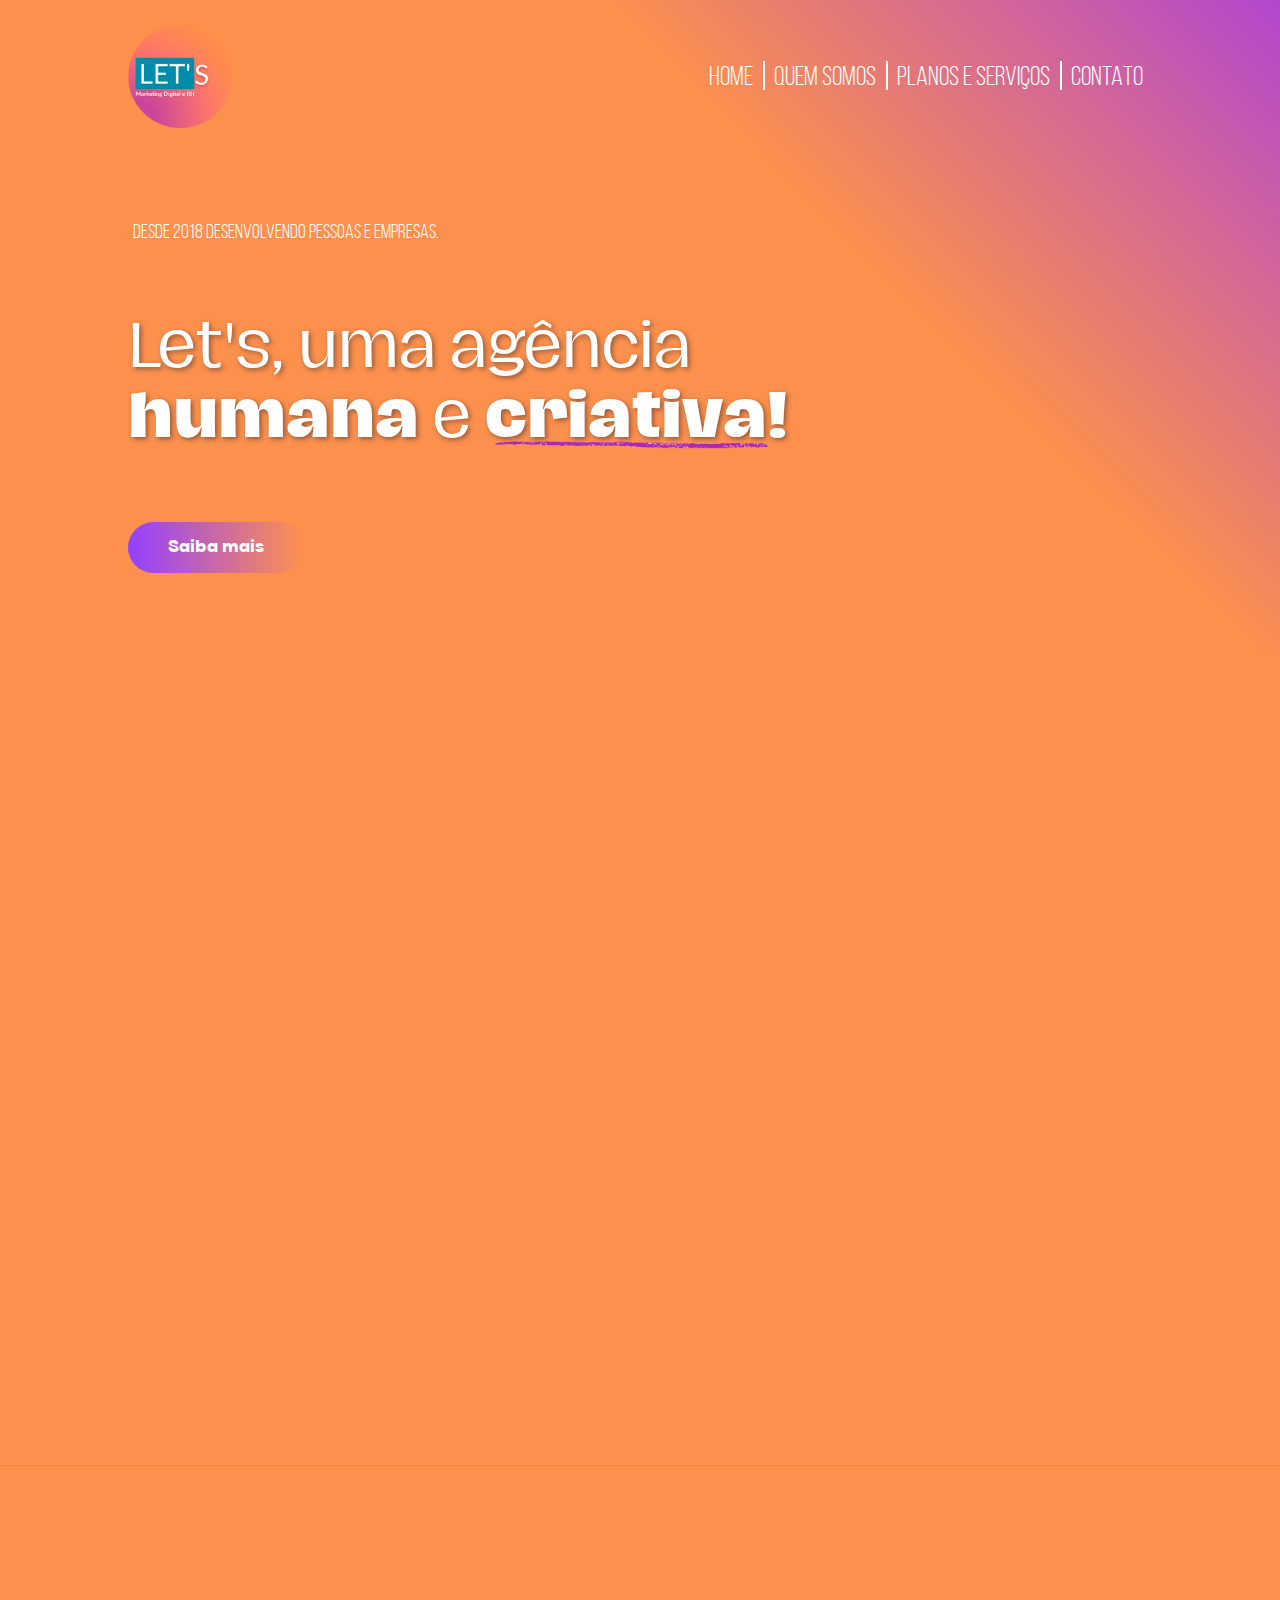
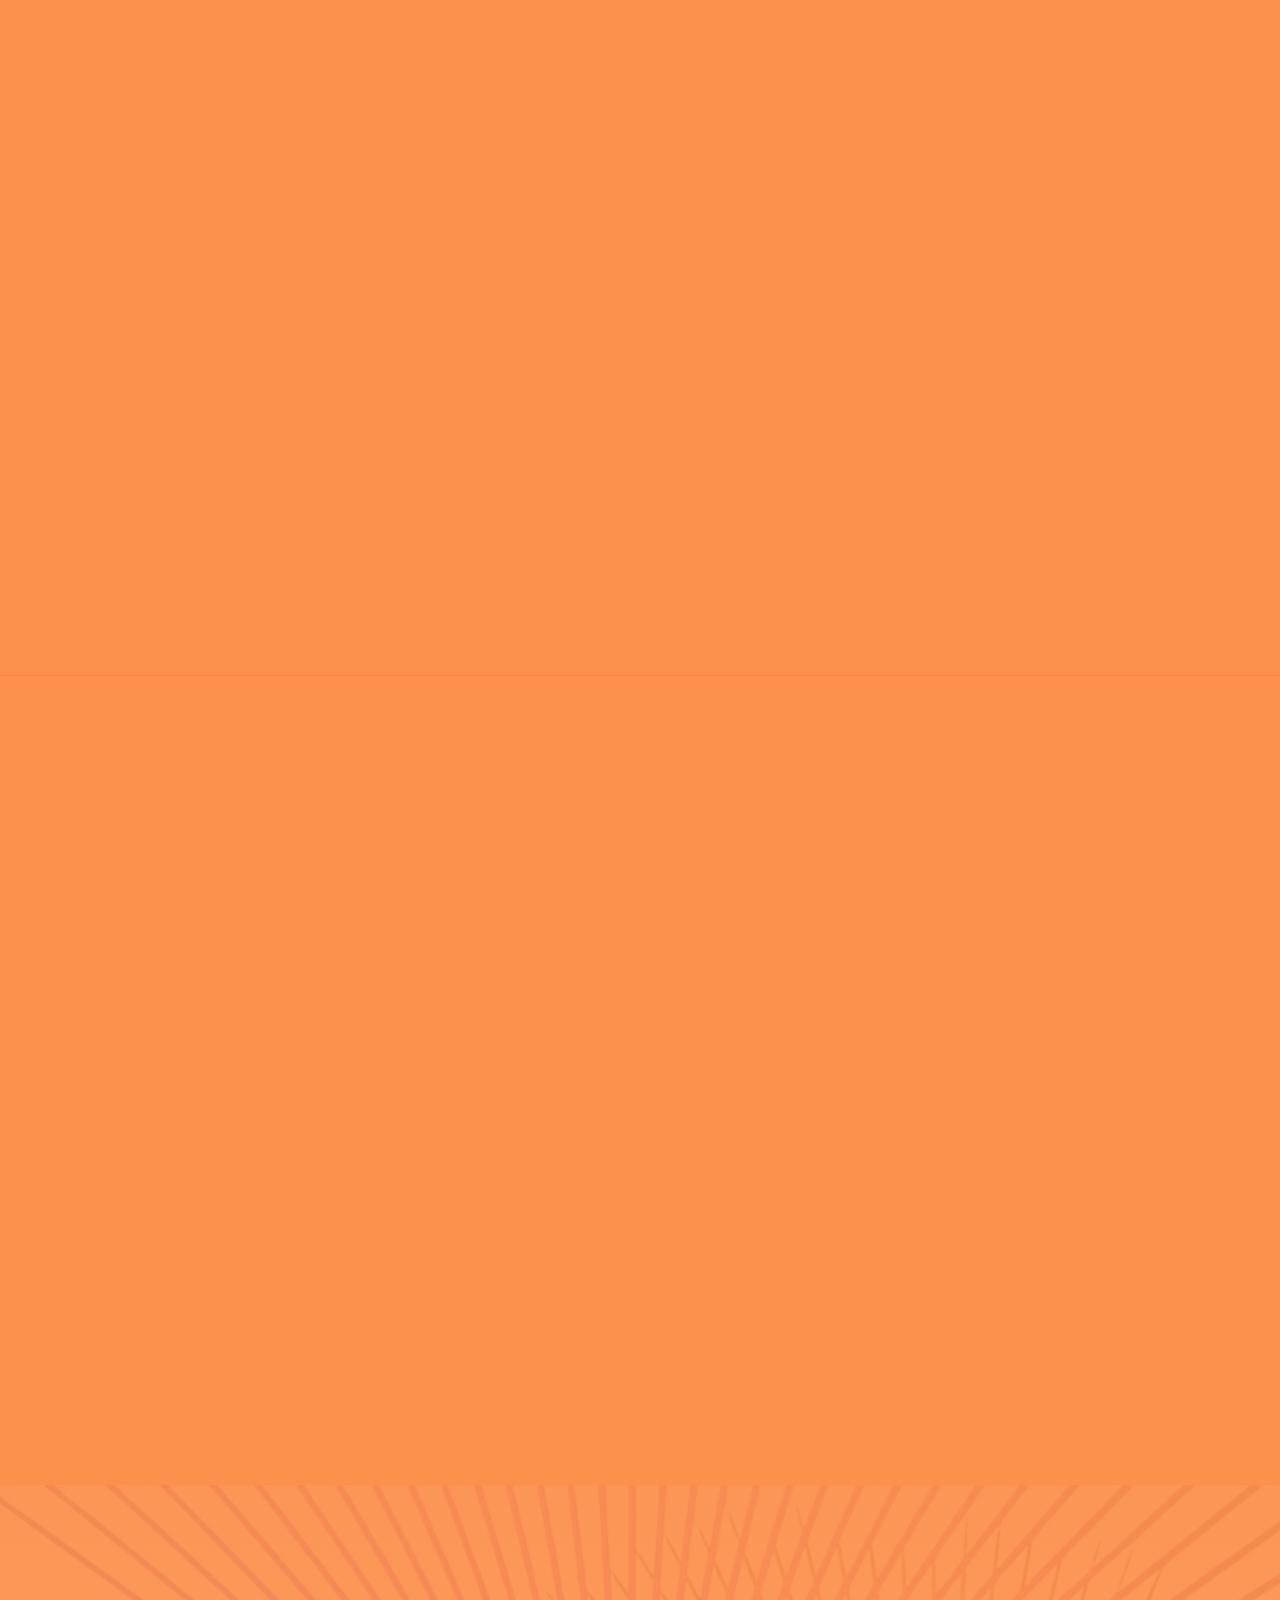
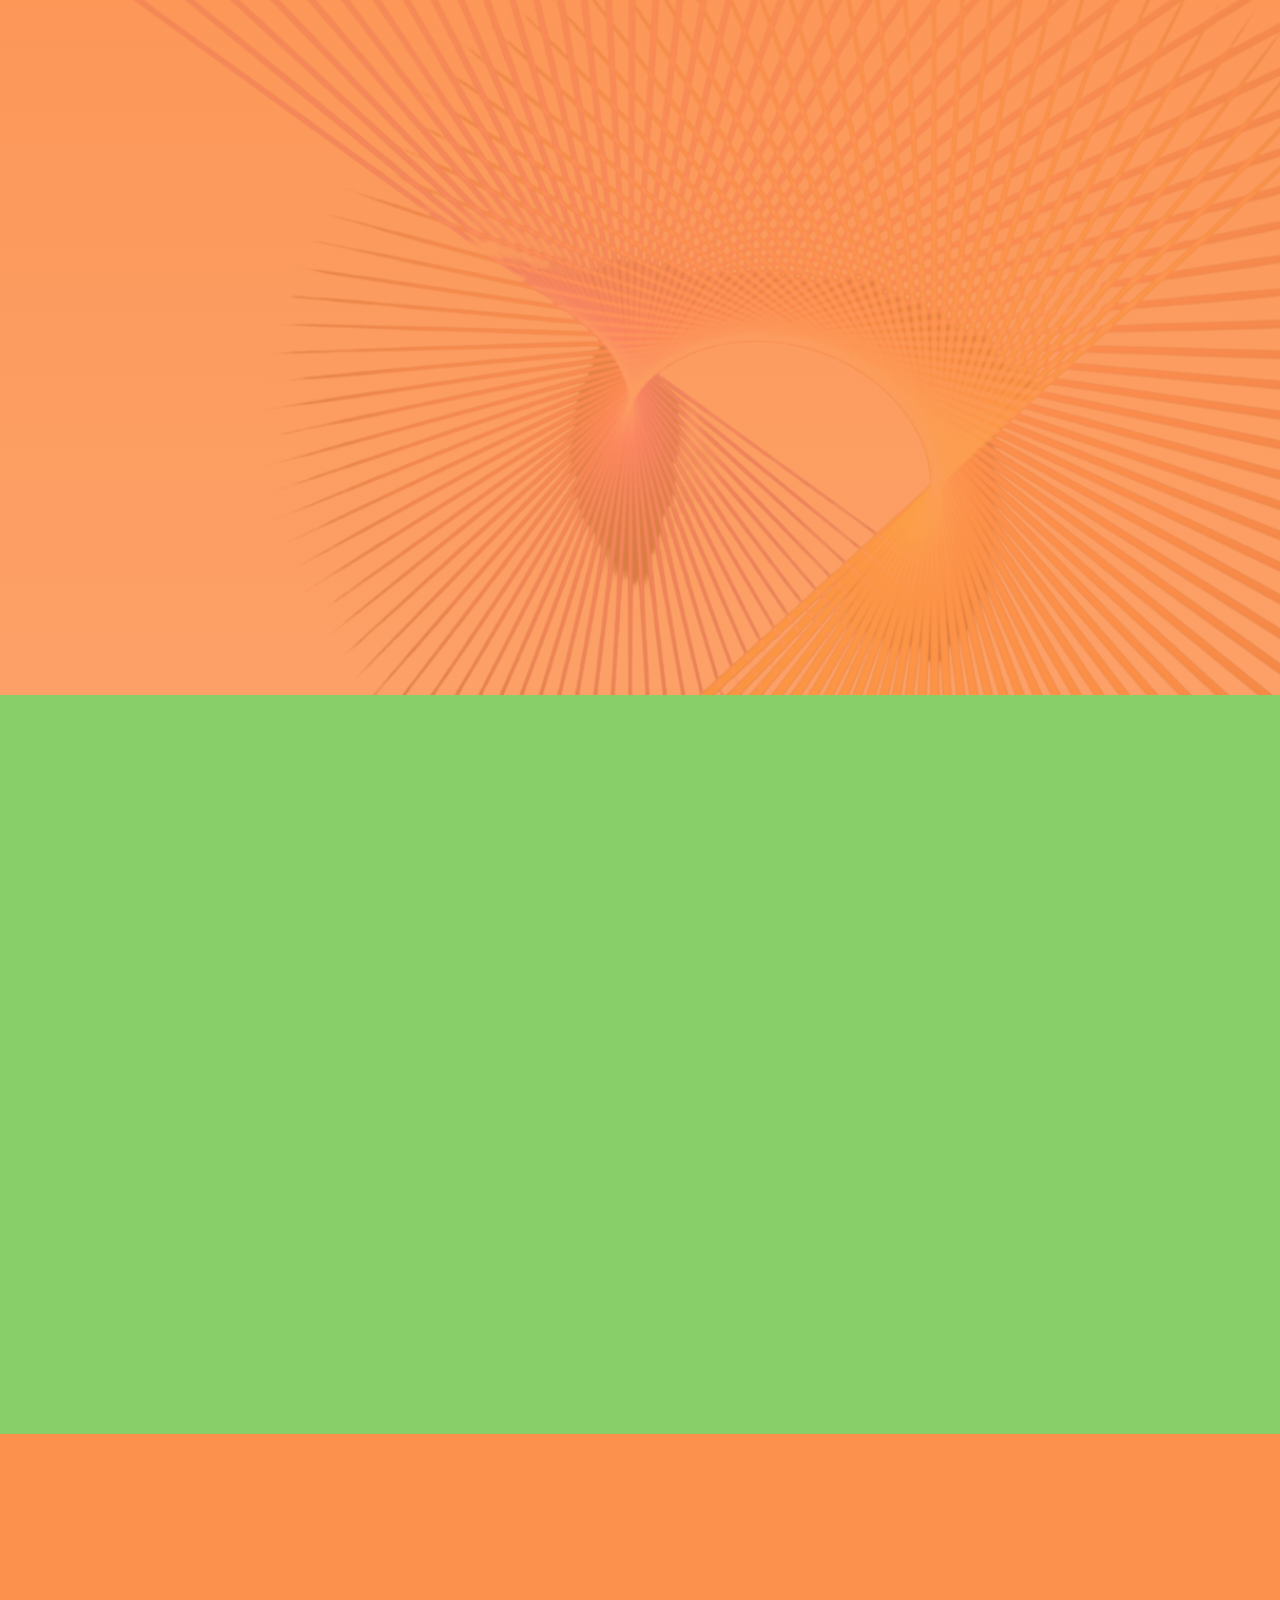
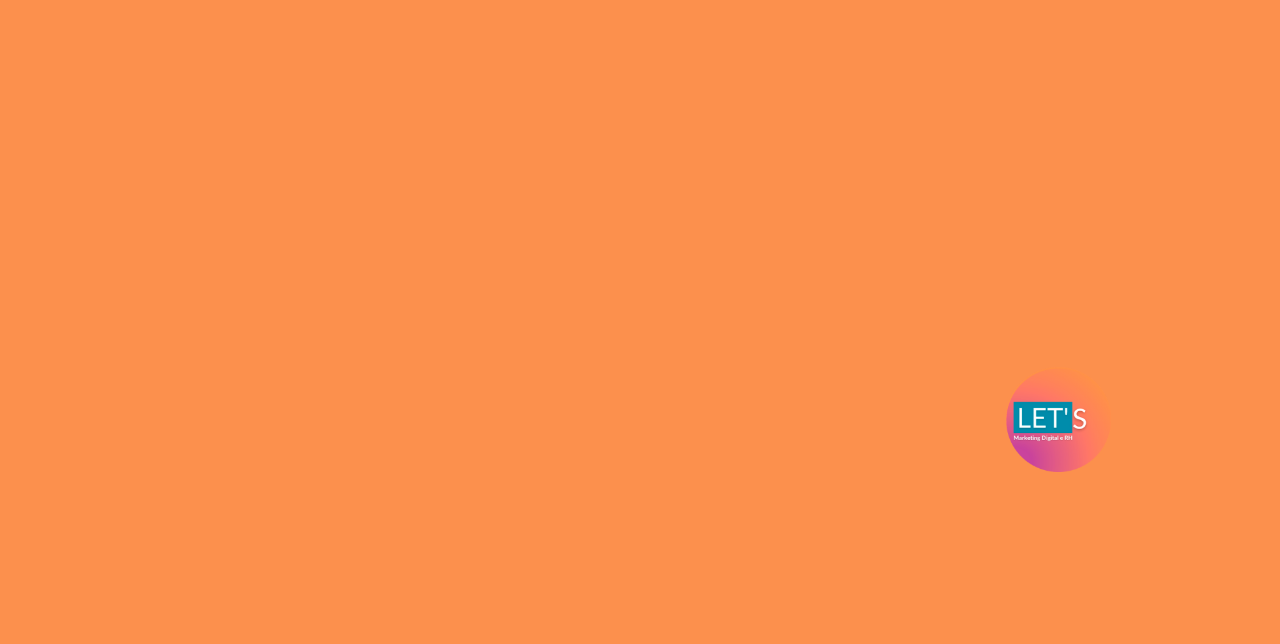
<file: index.html>
<!DOCTYPE html>
<html lang="en">
<head>
    <meta charset="UTF-8">
    <meta http-equiv="X-UA-Compatible" content="IE=edge">
    <meta name="viewport" content="width=device-width, initial-scale=1.0">
    <link rel="icon" href="img/favicon.png" type="image/png">
    <title>LET'S - Marketing Digital e RH</title>
    <!--CSS-->
    <link rel="stylesheet" href="css/index.css">
    <!--JS-->
    <script type="text/javascript" src="js/index.js" defer></script> 
    <!--Fonts-->
    <link rel="preconnect" href="https://fonts.googleapis.com" />
    <link rel="preconnect" href="https://fonts.gstatic.com" crossorigin />
    <link rel="stylesheet" href="https://cdnjs.cloudflare.com/ajax/libs/animate.css/4.1.1/animate.min.css"/>
</head>
<body>
    <header class="slider">
        <div class="container">
            <div class="phone">
                <div class="content">
                    <nav role="navigation">
                        <div id="menuToggle">
                        <input type="checkbox" />
                            <span></span>
                            <span></span>
                            <span></span>
                        <ul id="menu">
                          <li><a href="index.html">HOME</a></li>
                          <li><a href="#nossa-equipe">QUEM SOMOS</a></li>
                          <li><a href="#nossos-servicos">PLANOS E SERVIÇOS</a></li>
                          <li><a href="#footer">CONTATO</a></li>
                          <li>
                            <div class="mobile-socias">
                                <a href="https://www.behance.net/letciarezende4" target="_blank"><img src="img/behance.png" alt=""></a>
                                <a href="https://www.instagram.com/agenciadalets" target="_blank"><img src="img/instagram.png" alt=""></a>
                                <a href="https://api.whatsapp.com/send?phone=5524988356712" target="_blank"><img src="img/whatsapp.png" alt=""></a>
                            </div>
                          </li>
                        </ul>
                        </div>
                    </nav>
                </div>
             </div>
             <img class="logo-menu" src="img/favicon.png" alt="Logo">
        </div>
        <div class="slider-content">
            
            <input type="radio" name="btn-radio" id="radio1">
            <input type="radio" name="btn-radio" id="radio2">
            <input type="radio" name="btn-radio" id="radio3">

            <div id="slide-box-1" class="slide-box primeiro">
                <div class="conteudo">    
                    <div class="topo">
                        <img class="animate__animated animate__fadeInLeft animate__faster" src="img/favicon.png" alt="Logo">
                        <nav class="revealWidth">
                            <a href="index.html">HOME</a>
                            <a href="#nossa-equipe">QUEM SOMOS</a>
                            <a href="#nossos-servicos">PLANOS E SERVIÇOS</a>
                            <a href="#footer">CONTATO</a>
                        </nav>
                    </div>
                    <div class="texto-slide-um revealWidth">
                        <p class="desde">DESDE 2018 DESENVOLVENDO PESSOAS E EMPRESAS.</p>
                        <p class="agencia">Let's, uma agência<br><b>humana</b> e <b class="testecriativa">criativa!</b></p>
                        <a href="#agencia-lets" class="btnMore-slide">Saiba mais</a>
                    </div>
                </div>
            </div>
            <div id="slide-box-2" class="slide-box">
                <div class="conteudo">
                    <div class="topo">
                        <img src="img/favicon.png" alt="Logo">
                        <nav>
                            <a href="index.html">HOME</a>
                            <a href="#nossa-equipe">QUEM SOMOS</a>
                            <a href="#nossos-servicos">PLANOS E SERVIÇOS</a>
                            <a href="#footer">CONTATO</a>
                        </nav>
                    </div>
                    <div class="texto-slide-dois">
                        <div class="grupo-slide2">
                            <p class="digital">Monte a sua <br>
                            <span class="digital-fundo">estratégia digital</span><br>
                            com a Let's!</p>
                            <p class="desde">POSICIONE A SUA MARCA NAS REDES SOCIAIS DO JEITO CERTO!</p>
                            <a href="estrategia.html" class="btnMore-slide2">Saiba mais</a>
                        </div>
                        <div class="grupo-slide2-movel">
                            <p class="digital">Monte a sua <br>
                            <span class="digital-fundo">estratégia</span><br><span class="digital-fundo"> digital</span> com<br> a Let's!</p>
                            <p class="desde">POSICIONE A SUA MARCA NAS REDES SOCIAIS DO JEITO CERTO!</p>
                            <a href="estrategia.html" class="btnMore-slide2">Saiba mais</a>
                        </div>
                        <div>
                            <img class="foguete" src="img/foguete.png" alt="ESTRATEGIA REDES SOCIAIS">
                            <img class="social" src="img/redesSociais.png" alt="">
                        </div>
                    </div>
                </div>
            </div>
            <div id="slide-box-3" class="slide-box">
                <div class="conteudo">
                    <div class="topo">
                        <nav>
                            <a href="index.html">HOME</a>
                            <a href="#nossa-equipe">QUEM SOMOS</a>
                            <a href="#nossos-servicos">PLANOS E SERVIÇOS</a>
                            <a href="#footer">CONTATO</a>
                        </nav>
                    </div>
                    <div class="texto-slide-tres">
                        <img src="img/byteBranco2.png" alt="PLANOS MARKETING DIGITAL PETROPOLIS">
                        <div>
                            <p class="digital">PLANOS MENSAIS A PARTIR DE:</p>
                            <p class="preco">R$185,00</p>
                            <p class="comunicacao">A Let's acredita que uma<br><span class="comunicacao-fundo">boa comunicação</span> deve ser<br>
                            acessível a <b>todxss</b>!</p>
                            <a href="planos-mensais.html" class="btnMore-slide3">Saiba mais</a>
                        </div>
                    </div>
                </div>
            </div>
            <div class="nav-manual">
                <label for="radio1" class="manual-btn"></label>
                <label for="radio2" class="manual-btn"></label>
                <label for="radio3" class="manual-btn"></label>
            </div>
        </div>
    </header>
    <section id="agencia-lets">
        <p class="comunicacao-digital reveal">A Let's é uma agência de
            <b>COMUNICAÇÃO DIGITAL!!</b> E tem
            como objetivo conectar pessoas e
            empresas do jeito certo!</p>
        <p class="desde reveal">A nossa agência está desde 2018 dando voz aos nossos clientes! Acreditamos que a</p>
        <p class="desde reveal">voz de cada um deve ser escutada pela sua comunidade e que a COMUNICAÇÃO é</p>
        <p class="desde reveal">primordial em todos aspectos e fases de um projeto!</p>
        <p class="desde-movel reveal">A nossa agência está desde 2018 dando voz aos nossos clientes!</p>
        <p class="desde-movel reveal">Acreditamos que a voz de cada um deve ser escutado pela sua</p>
        <p class="desde-movel reveal">comunidade e que a COMUNICAÇÃO é primordial em todos</p>
        <p class="desde-movel reveal">aspectos e fases de um projeto!</p>
    </section>
    <section id="nossos-servicos">
        <div class="texto-servicos reveal">
            <h2>Conheça os<br>nossos serviços!</h2>
            <p>
                Aqui você fica a vontade para desabafar y
                hablar sobre o que você deseja... Se nós temos o
                que você precisa, o seu lugar é aqui!
            </p>
            <p>
                Nossos serviços são diversos e pensados para
                quem deseja ter resultados!
            </p>
            <div class="btn-servicos">
                <a href="https://api.whatsapp.com/send?phone=5524988356712" target="_blank"><div class="btnServicos">Faça uma<br>cotação</div></a>           
                <a href="planos-servicos.html"><div class="btnServicos">Nossos<br>serviços</div></a>           
                <a href="https://www.behance.net/letciarezende4"><div class="btnServicos">Nossos<br>trabalhos</div></a>
            </div>
        </div>
        <img class="revealImgDireita" src="img/nossoServicos.png" alt="Servicos lets marketing digital rj">
    </section>
    <section id="nossa-equipe">
        <div class="imagens revealImgEsquerda">
            <div class="grid-imagens">
                <img src="img/leticia.png" alt="">
                <img src="img/byte.png" alt="">
                <img src="img/diego.png" alt="">
                <img src="img/migueis.png" alt="">
                <img src="img/ana.png" alt="">
                <img src="img/gabi.png" alt="">
            </div>
            <a href="https://www.instagram.com/agenciadalets/" target="_blank" class="btnTrabalhe">Trabalhe conosco!</a>
        </div>
        <div class="texto-equipe reveal">
            <h2>Nossa Equipe</h2>
            <p>
                Na equipe Let`s todxs são bem-vindxs!<br>
                Se você gosta de pensar fora da caixa e
                trabalhar com e para pessoas, vem pra Let`s!
            </p>
            <p>
                Ah, o nosso mascote é mais preguiçoso, mas garanto que ele é um amor e dono das melhores dicas...
            </p>
        </div>
    </section>
    <section id="nossas-estatisticas">
        <div class="conteudo">
            <h2 class="reveal">Nossas<br>estatísticas</h2>
            <div class="estatisticasContent revealImgDireita">
                <div class="estatisticas"><h3>1075</h3><p>Imagens desenvolvidas</p></div>
                <div class="estatisticas"><h3>525</h3><p>Colaboradores satisfeitos</p></div>
                <div class="estatisticas"><h3>75</h3><p>Campanhas digitais</p></div>
                <div class="estatisticas"><h3>1625</h3><p>Xícaras de café</p></div>
            </div>
        </div>
    </section>
    <section id="acoes-sustentaveis">
        <div class="acoes-img-content revealImgEsquerda">
            <div class="acoes-sociais">
                <div>
                    <img src="img/todosjuntos2.png" alt="">
                </div>
                <div class="sociais">
                    <a href="https://www.instagram.com/institutotjns/" target="_blank"><img src="img/instagram.png" alt=""></a>
                    <a href="pixtjns@gmail.com" target="_blank"><img src="img/pix.png" alt=""></a>
                </div>
            </div>
            <div class="todos-juntos">
                <img src="img/todosjuntos1.png" alt="instituto todos juntos ninguem sozinho">
                <img class="todos-juntos-img" src="img/todosjuntos].png" alt="instituto todos juntos ninguem sozinho">
            </div>
        </div>
        <div class="acoes-textos reveal">
            <h2>Ações<br>sustentáveis</h2>
            <p>
                A Let`s se preocupa com o futuro das próximas
                gerações e também com o rumo que a
                comunidade local está tomando.
            </p>
            <p>
                Por isso somos apoiadores de projetos sociais na
                cidade Petrópolis, com serviços como a
                <span>orientação profissional, palestras em escolas
                públicas e também na divulgação da ONG.</span>
            </p>
        </div>
    </section>
    <footer id="footer">
        <img class="mapa revealImgEsquerda" src="img/map.png" alt="">
        <div class="fale-conosco reveal">
            <h2>Fale conosco</h2>
            <p>(24) 98835-6712<br>
                Rua Dr. Nelson de Sá Earp, 88<br>
                Petrópolis, RJ<br>
                letsmidias@gmail.com</p>
            <div class="footer-socias">
                <a href="https://www.behance.net/letciarezende4" target="_blank"><img src="img/behance.png" alt=""></a>
                <a href="https://www.instagram.com/agenciadalets" target="_blank"><img src="img/instagram.png" alt=""></a>
                <a href="https://api.whatsapp.com/send?phone=5524988356712" target="_blank>"><img src="img/whatsapp.png" alt=""></a>
            </div>
        </div>
        <img class="logo" src="img/favicon.png" alt="">
    </footer>
    </body>
</body>
</html>
</file>
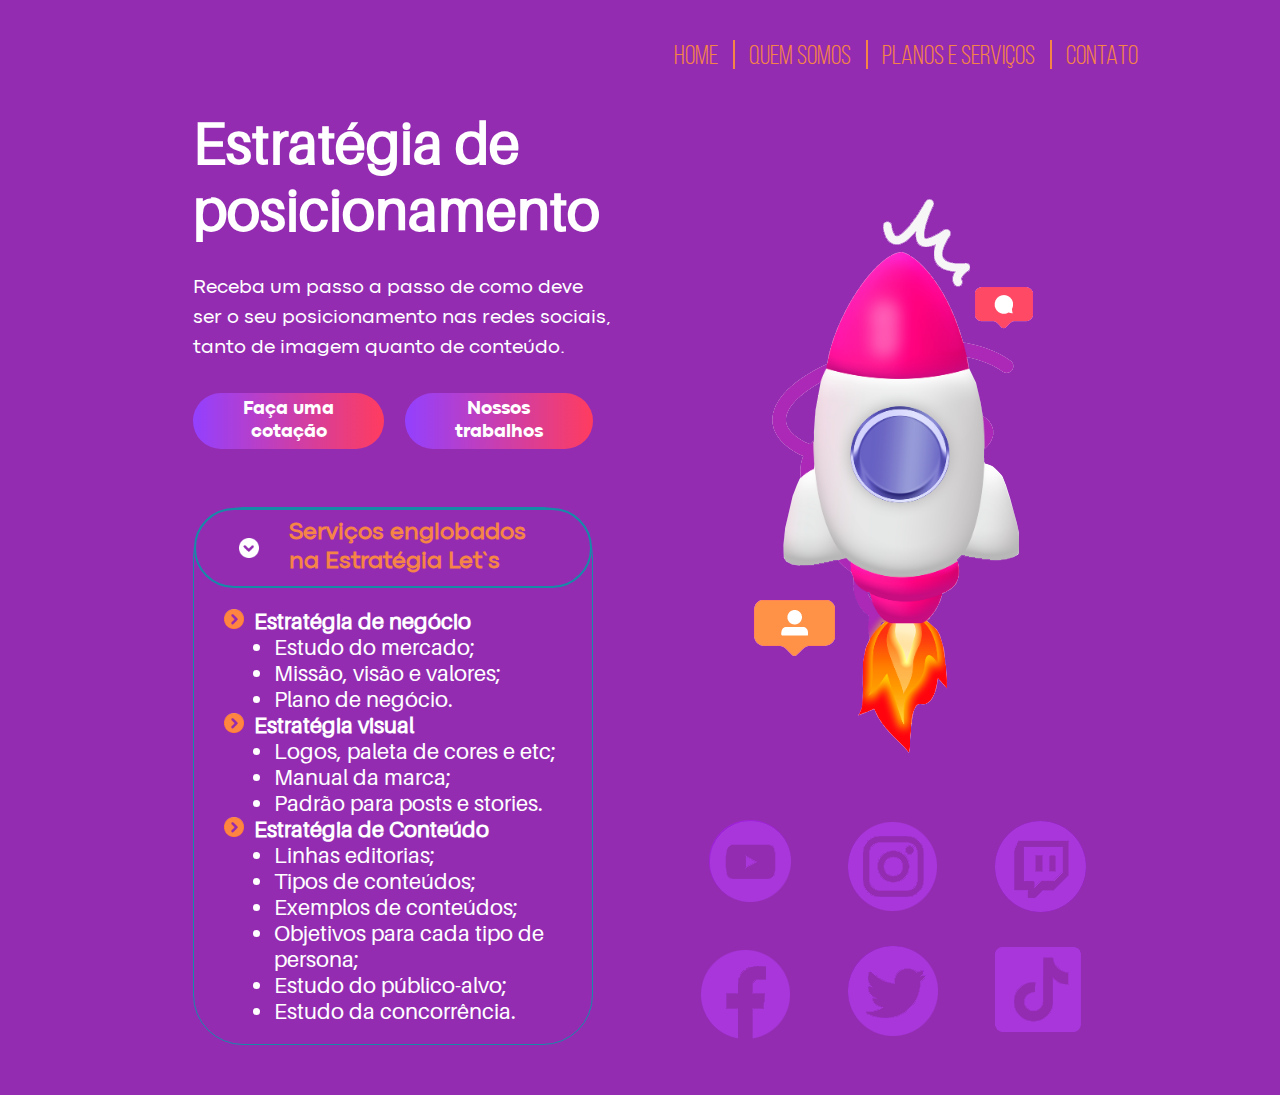
<file: estrategia.html>
<!DOCTYPE html>
<html lang="en">
<head>
    <meta charset="UTF-8">
    <meta http-equiv="X-UA-Compatible" content="IE=edge">
    <meta name="viewport" content="width=device-width, initial-scale=1.0">
    <link rel="icon" href="img/favicon.png" type="image/png">
    <title>LET'S - Marketing Digital e RH</title>
    <!--CSS-->
    <link rel="stylesheet" href="css/index.css">
    <!--JS-->
    <script type="text/javascript" src="js/index.js" defer></script> 
    <!--Fonts-->
    <link rel="preconnect" href="https://fonts.googleapis.com" />
    <link rel="preconnect" href="https://fonts.gstatic.com" crossorigin />
    <link rel="stylesheet" href="https://cdnjs.cloudflare.com/ajax/libs/animate.css/4.1.1/animate.min.css"/>
</head>
<body>
    <header class="slider">
        <div class="container">
            <div class="phone">
                <div class="content">
                    <nav role="navigation">
                        <div id="menuToggle">
                        <input type="checkbox" />
                            <span></span>
                            <span></span>
                            <span></span>
                        <ul id="menu">
                          <li><a href="index.html">HOME</a></li>
                          <li><a href="index.html#nossa-equipe">QUEM SOMOS</a></li>
                          <li><a href="index.html#nossos-servicos">PLANOS E SERVIÇOS</a></li>
                          <li><a href="index.html#footer">CONTATO</a></li>
                          <li>
                            <div class="mobile-socias">
                                <a href="https://www.behance.net/letciarezende4" target="_blank"><img src="img/behance.png" alt=""></a>
                                <a href="https://www.instagram.com/agenciadalets" target="_blank"><img src="img/instagram.png" alt=""></a>
                                <a href="https://api.whatsapp.com/send?phone=5524988356712" target="_blank"><img src="img/whatsapp.png" alt=""></a>
                            </div>
                          </li>
                        </ul>
                        </div>
                    </nav>
                </div>
             <img class="logo-menu" src="img/favicon.png" alt="Logo">
            </div>
        </div>
    <div id="estrategia-posicionamento">
        <div class="conteudo">    
            <div class="topo">
                <nav>
                    <a href="index.html">HOME</a>
                    <a href="index.html#nossa-equipe">QUEM SOMOS</a>
                    <a href="index.html#nossos-servicos">PLANOS E SERVIÇOS</a>
                    <a href="index.html#footer">CONTATO</a>
                </nav>
            </div>
            <div class="estrategia-posicionamento">
                <div class="revealWidth2">
                    <h2 class="revealWidth">Estratégia de<br>posicionamento</h2>
                    <p>
                        Receba um passo a passo de como deve ser o seu posicionamento nas redes sociais, tanto de imagem quanto de conteúdo.
                    </p>
                    <div class="estrategia-botoes">
                        <a href="https://api.whatsapp.com/send?phone=5524988356712" target="_blank" class="btnPlanos">Faça uma <br>cotação</a>
                        <a href="https://www.behance.net/letciarezende4" class="btnPlanos">Nossos <br>trabalhos</a>
                    </div>
                </div>
                <div class="estrategia-images">
                    <img class="foguete animate__animated animate__fadeInUp" src="img/foguete.png" alt="ESTRATEGIA REDES SOCIAIS">
                </div>
            </div>
            <div class="details-video animate__animated animate__fadeInUp">
                <details open>
                    <summary><img src="img/setaBranco.png"><p>Serviços englobados <br>na Estratégia Let`s</p></summary>
                    <ul class="ul-principal">
                        <li><img src="img/setaLaranja.png"><b>Estratégia de negócio</b>
                            <ul class="ul-secundario">
                                <li>Estudo do mercado;</li>
                                <li>Missão, visão e valores;</li>
                                <li>Plano de negócio.</li>
                            </ul>
                        </li>
                        <li><img src="img/setaLaranja.png"><b>Estratégia visual</b>
                            <ul class="ul-secundario">
                                <li>Logos, paleta de cores e etc;</li>
                                <li>Manual da marca;</li>
                                <li>Padrão para posts e stories.</li>
                            </ul>
                        </li>
                        <li><img src="img/setaLaranja.png"><b>Estratégia de Conteúdo</b>
                            <ul class="ul-secundario">
                                <li>Linhas editorias;</li>
                                <li>Tipos de conteúdos;</li>
                                <li>Exemplos de conteúdos;</li>
                                <li>Objetivos para cada tipo de persona;</li>
                                <li>Estudo do público-alvo;</li>
                                <li>Estudo da concorrência.</li>
                            </ul>
                        </li>
                    </ul>
                </details>
                <img class="social animate__animated animate__fadeInUp animate__faster" src="img/redesSociais2.png" alt="">
            </div>
        </div>
    </div>
    </body>
</header>
</body>
</html>
</file>
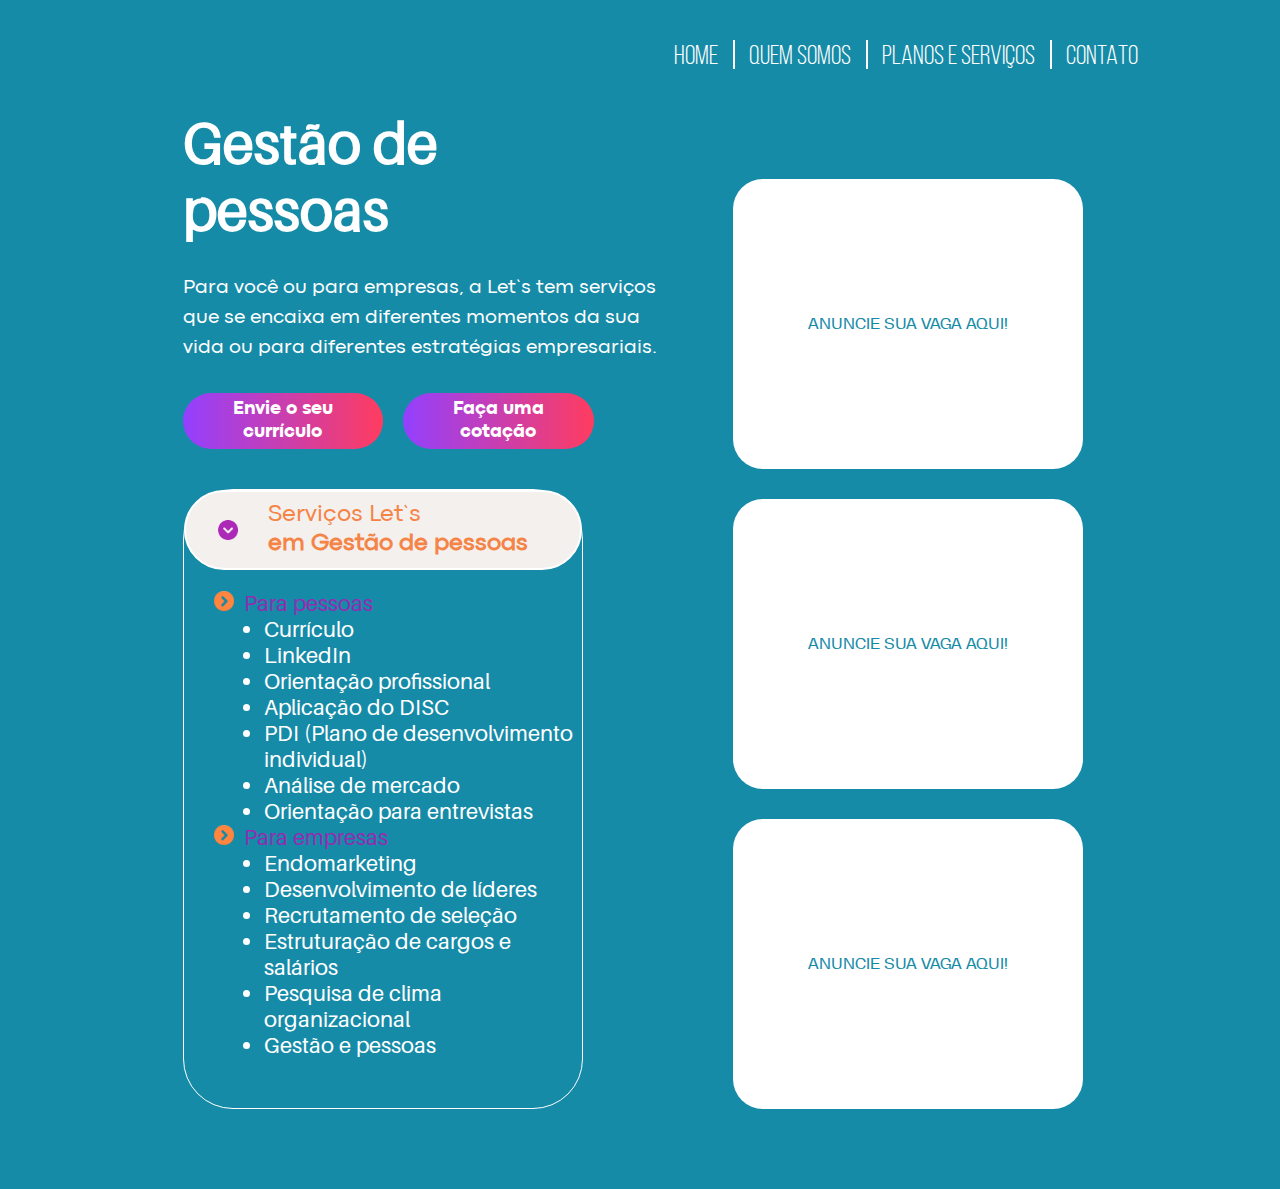
<file: gestao-pessoas.html>
<!DOCTYPE html>
<html lang="en">
<head>
    <meta charset="UTF-8">
    <meta http-equiv="X-UA-Compatible" content="IE=edge">
    <meta name="viewport" content="width=device-width, initial-scale=1.0">
    <link rel="icon" href="img/favicon.png" type="image/png">
    <title>LET'S - Marketing Digital e RH</title>
    <!--CSS-->
    <link rel="stylesheet" href="css/index.css">
    <!--JS-->
    <script type="text/javascript" src="js/index.js" defer></script> 
    <!--Fonts-->
    <link rel="preconnect" href="https://fonts.googleapis.com" />
    <link rel="preconnect" href="https://fonts.gstatic.com" crossorigin />
    <link rel="stylesheet" href="https://cdnjs.cloudflare.com/ajax/libs/animate.css/4.1.1/animate.min.css"/>
</head>
<body>
    <header class="slider">
        <div class="container">
            <div class="phone">
                <div class="content">
                    <nav role="navigation">
                        <div id="menuToggle">
                        <input type="checkbox" />
                            <span></span>
                            <span></span>
                            <span></span>
                        <ul id="menu">
                          <li><a href="index.html">HOME</a></li>
                          <li><a href="index.html#nossa-equipe">QUEM SOMOS</a></li>
                          <li><a href="index.html#nossos-servicos">PLANOS E SERVIÇOS</a></li>
                          <li><a href="index.html#footer">CONTATO</a></li>
                          <li>
                            <div class="mobile-socias">
                                <a href="https://www.behance.net/letciarezende4" target="_blank"><img src="img/behance.png" alt=""></a>
                                <a href="https://www.instagram.com/agenciadalets" target="_blank"><img src="img/instagram.png" alt=""></a>
                                <a href="https://api.whatsapp.com/send?phone=5524988356712" target="_blank"><img src="img/whatsapp.png" alt=""></a>
                            </div>
                          </li>
                        </ul>
                        </div>
                    </nav>
                </div>
             <img class="logo-menu" src="img/favicon.png" alt="Logo">
            </div>
        </div>
    <div id="gestao-pessoas">
        <div class="conteudo">    
            <div class="topo">
                <nav class="revealWidth">
                    <a href="index.html">HOME</a>
                    <a href="index.html#nossa-equipe">QUEM SOMOS</a>
                    <a href="index.html#nossos-servicos">PLANOS E SERVIÇOS</a>
                    <a href="index.html#footer">CONTATO</a>
                </nav>
            </div>
            <div class="gestao-pessoas">
                <div>
                    <h2 class="revealWidth">Gestão de<br>pessoas</h2>
                    <p class="revealWidth2">
                        Para você ou para empresas, a Let`s tem serviços que se encaixa
                        em diferentes momentos da sua vida ou para diferentes estratégias empresariais.
                    </p>
                    <div class="gestao-botoes revealWidth2">
                        <a href="https://api.whatsapp.com/send?phone=5524988356712" class="btnPlanos">Envie o seu <br>currículo</a>
                        <a href="https://api.whatsapp.com/send?phone=5524988356712" target="_blank" class="btnPlanos">Faça uma <br>cotação</a>
                    </div>
                    <div class="dropdown animate__animated animate__fadeInUp">
                        <details open>
                            <summary><img src="img/setaRoxa.png"><p>Serviços Let`s<br><b>em Gestão de pessoas</b></p></summary>
                            <ul class="ul-principal">
                                <li><img src="img/setaLaranja.png">Para pessoas
                                    <ul class="ul-secundario">
                                        <li>Currículo</li>
                                        <li>LinkedIn</li>
                                        <li>Orientação profissional</li>
                                        <li>Aplicação do DISC</li>
                                        <li>PDI (Plano de desenvolvimento individual)</li>
                                        <li>Análise de mercado</li>
                                        <li>Orientação para entrevistas</li>
                                    </ul>
                                </li>
                                <li><img src="img/setaLaranja.png">Para empresas
                                    <ul class="ul-secundario">
                                        <li>Endomarketing</li>
                                        <li>Desenvolvimento de líderes</li>
                                        <li>Recrutamento de seleção</li>
                                        <li>Estruturação de cargos e salários</li>
                                        <li>Pesquisa de clima organizacional</li>
                                        <li>Gestão e pessoas</li>
                                    </ul>
                                </li>
                            </ul>
                        </details>
                    </div>
                </div>
                <div class="gestao-anuncios revealWidth2">
                    <div class="anuncios"><p>ANUNCIE SUA VAGA AQUI!</p></div>
                    <div class="anuncios"><p>ANUNCIE SUA VAGA AQUI!</p></div>
                    <div class="anuncios"><p>ANUNCIE SUA VAGA AQUI!</p></div>
                </div>
            </div>
        </div>
    </div>
</header>
    </body>
</body>
</html>
</file>
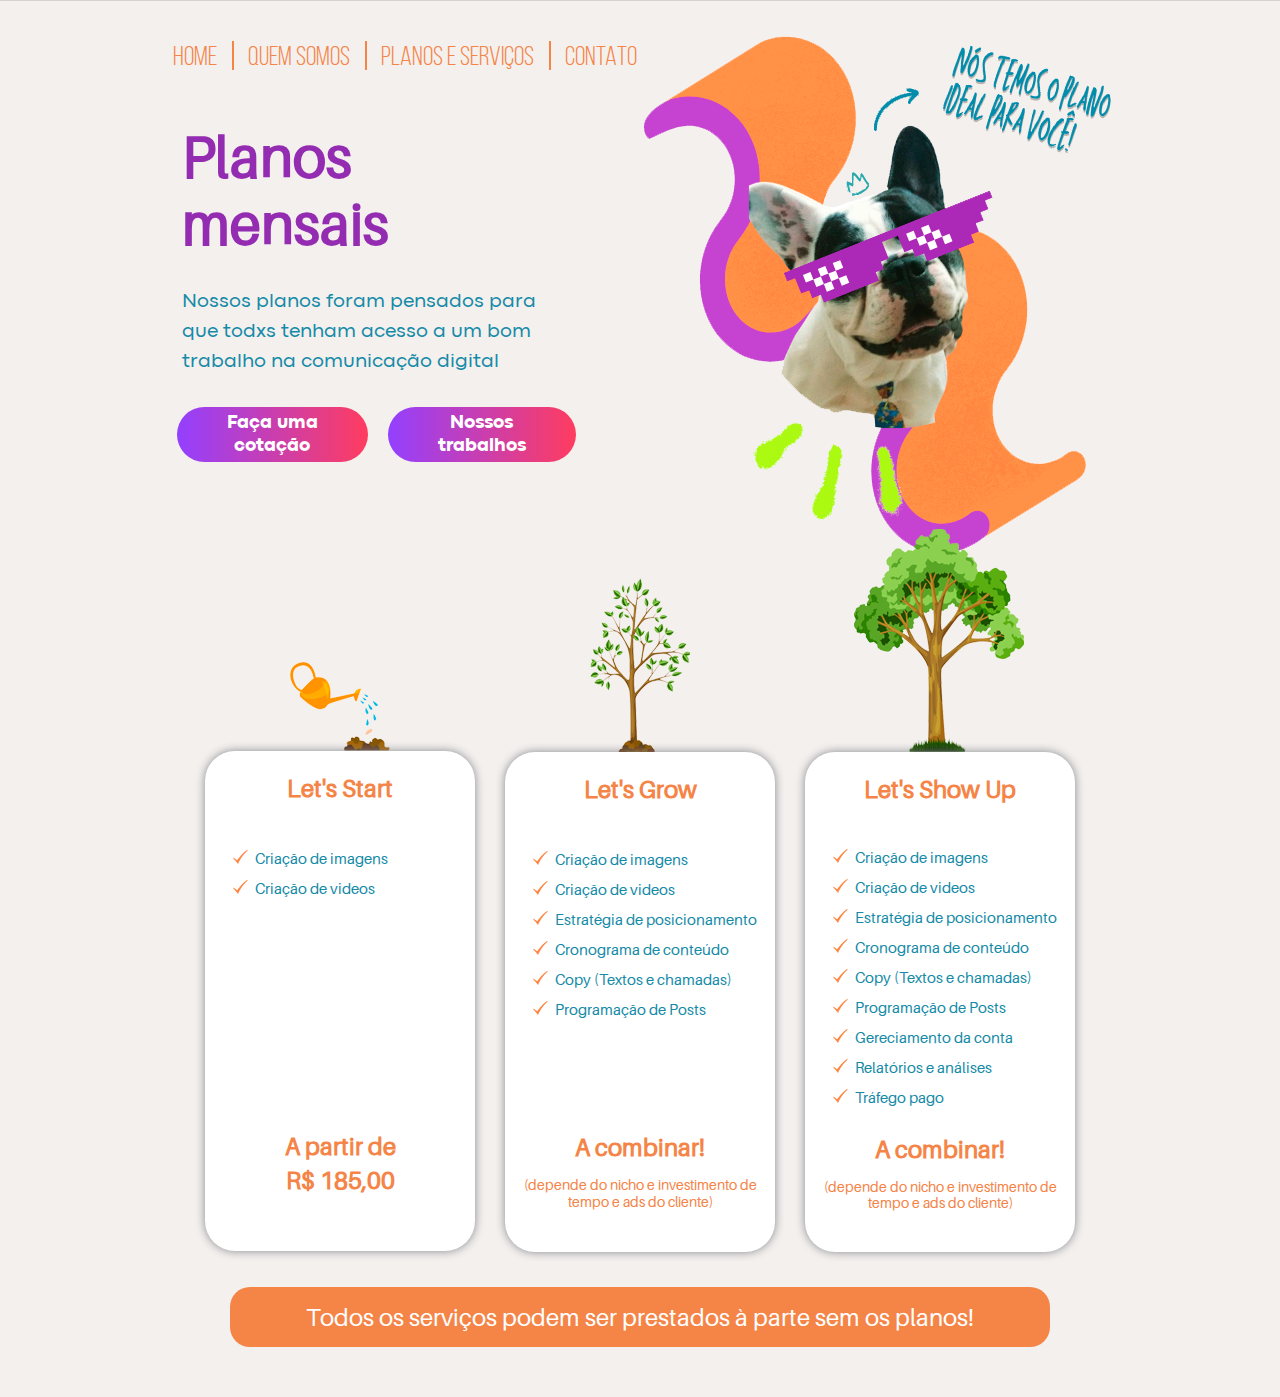
<file: planos-mensais.html>
<!DOCTYPE html>
<html lang="en">
<head>
    <meta charset="UTF-8">
    <meta http-equiv="X-UA-Compatible" content="IE=edge">
    <meta name="viewport" content="width=device-width, initial-scale=1.0">
    <link rel="icon" href="img/favicon.png" type="image/png">
    <title>LET'S - Marketing Digital e RH</title>
    <!--CSS-->
    <link rel="stylesheet" href="css/index.css">
    <!--JS-->
    <script type="text/javascript" src="js/index.js" defer></script> 
    <!--Fonts-->
    <link rel="preconnect" href="https://fonts.googleapis.com" />
    <link rel="preconnect" href="https://fonts.gstatic.com" crossorigin />
    <link rel="stylesheet" href="https://cdnjs.cloudflare.com/ajax/libs/animate.css/4.1.1/animate.min.css"/>
</head>
<body>
    <header class="slider">
        <div class="container">
            <div class="phone">
                <div class="content">
                    <nav role="navigation">
                        <div id="menuToggle">
                        <input type="checkbox" />
                            <span></span>
                            <span></span>
                            <span></span>
                        <ul id="menu">
                          <li><a href="index.html">HOME</a></li>
                          <li><a href="index.html#nossa-equipe">QUEM SOMOS</a></li>
                          <li><a href="index.html#nossos-servicos">PLANOS E SERVIÇOS</a></li>
                          <li><a href="index.html#footer">CONTATO</a></li>
                          <li>
                            <div class="mobile-socias">
                                <a href="https://www.behance.net/letciarezende4" target="_blank"><img src="img/behance.png" alt=""></a>
                                <a href="https://www.instagram.com/agenciadalets" target="_blank"><img src="img/instagram.png" alt=""></a>
                                <a href="https://api.whatsapp.com/send?phone=5524988356712" target="_blank"><img src="img/whatsapp.png" alt=""></a>
                            </div>
                          </li>
                        </ul>
                        </div>
                    </nav>
                </div>
             <img class="logo-menu" src="img/favicon.png" alt="Logo">
            </div>
        </div>
    <div id="planos-mensais">
        <div class="conteudo">    
            <div class="topo">
                <nav class="revealWidth">
                    <a href="index.html">HOME</a>
                    <a href="index.html#nossa-equipe">QUEM SOMOS</a>
                    <a href="index.html#nossos-servicos">PLANOS E SERVIÇOS</a>
                    <a href="index.html#footer">CONTATO</a>
                </nav>
            </div>
            <div class="planos-mensais">
                <div class="revealWidth2">
                    <h2 class="revealWidth">Planos<br>mensais</h2>
                    <p>
                        Nossos planos foram pensados para que
                        todxs tenham acesso a um bom trabalho
                        na comunicação digital
                    </p>
                    <div class="planos-botoes">
                        <a href="https://api.whatsapp.com/send?phone=5524988356712" target="_blank" class="btnPlanos">Faça uma <br>cotação</a>
                        <a href="https://www.behance.net/letciarezende4" class="btnPlanos">Nossos <br>trabalhos</a>
                    </div>
                </div>
                <img class="revealWidth2" src="img/byteRoxo.png" alt="PLANOS MARKETING DIGITAL PETROPOLIS">
            </div>
            <!--<div class="img-planos"><img src="img/planos.png" alt=""></div>-->
            <div class="planos-detalhe animate__animated animate__fadeInUp">
                <div class="conteudoPlanos">
                    <img src="img/start.png" class="imgPlano">
                    <div class="detalhe">
                        <p>Let's Start</p>
                        <ul class="ulPLano">
                            <li>Criação de imagens</li>
                            <li>Criação de videos</li>
                        </ul>
                        <p class="precoPlano">A partir de<br><br>R$ 185,00</p>
                    </div>
                </div>
                <div class="conteudoPlanos">
                    <img src="img/grow.png" class="imgPlanoGrow">
                    <div class="detalhe">
                        <p>Let's Grow</p>
                        <ul class="ulPLano">
                            <li>Criação de imagens</li>
                            <li>Criação de videos</li>
                            <li>Estratégia de posicionamento</li>
                            <li>Cronograma de conteúdo</li>
                            <li>Copy (Textos e chamadas)</li>
                            <li>Programação de Posts</li>
                        </ul>
                        <p class="precoPlano">A combinar!<br><br><span class="nicho">(depende do nicho e investimento de tempo e ads do cliente)</span></p>
                    </div>
                </div>
                <div class="conteudoPlanos">
                    <img src="img/ShowUp.png" class="imgPlanoShowUp">
                    <div class="detalhe">
                        <p>Let's Show Up</p>
                        <ul>
                            <li>Criação de imagens</li>
                            <li>Criação de videos</li>
                            <li>Estratégia de posicionamento</li>
                            <li>Cronograma de conteúdo</li>
                            <li>Copy (Textos e chamadas)</li>
                            <li>Programação de Posts</li>
                            <li>Gereciamento da conta</li>
                            <li>Relatórios e análises</li>
                            <li>Tráfego pago</li>
                        </ul>
                        <p>A combinar!<br><br><span class="nicho">(depende do nicho e investimento de tempo e ads do cliente)</span></p>
                    </div>
                </div>
            </div>
            <div class="planos-detalhe-img"><img src="img/planos2.png"></div>
            <div class="mensagem"><p>Todos os serviços podem ser prestados à parte sem os planos!</p></div>
        </div>
    </div>
</header>
    </body>
</body>
</html>
</file>
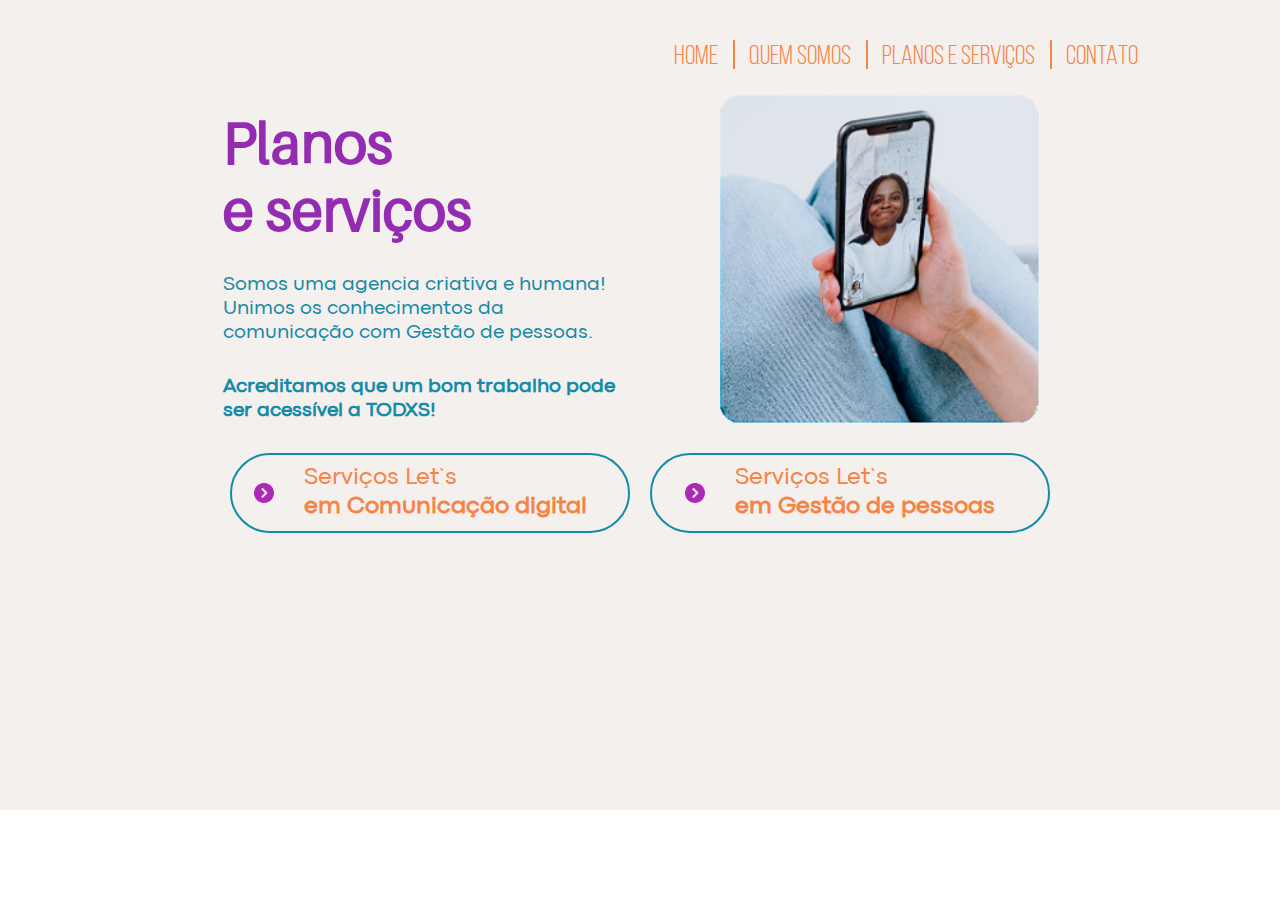
<file: planos-servicos.html>
<!DOCTYPE html>
<html lang="en">
<head>
    <meta charset="UTF-8">
    <meta http-equiv="X-UA-Compatible" content="IE=edge">
    <meta name="viewport" content="width=device-width, initial-scale=1.0">
    <link rel="icon" href="img/favicon.png" type="image/png">
    <title>LET'S - Marketing Digital e RH</title>
    <!--CSS-->
    <link rel="stylesheet" href="css/index.css">
    <!--JS-->
    <script type="text/javascript" src="js/index.js" defer></script> 
    <!--Fonts-->
    <link rel="preconnect" href="https://fonts.googleapis.com" />
    <link rel="preconnect" href="https://fonts.gstatic.com" crossorigin />
    <link rel="stylesheet" href="https://cdnjs.cloudflare.com/ajax/libs/animate.css/4.1.1/animate.min.css"/>
</head>
<body>
    <header class="slider">
        <div class="container">
            <div class="phone">
                <div class="content">
                    <nav role="navigation">
                        <div id="menuToggle">
                        <input type="checkbox" />
                            <span></span>
                            <span></span>
                            <span></span>
                        <ul id="menu">
                          <li><a href="index.html">HOME</a></li>
                          <li><a href="index.html#nossa-equipe">QUEM SOMOS</a></li>
                          <li><a href="index.html#nossos-servicos">PLANOS E SERVIÇOS</a></li>
                          <li><a href="index.html#footer">CONTATO</a></li>
                          <li>
                            <div class="mobile-socias">
                                <a href="https://www.behance.net/letciarezende4" target="_blank"><img src="img/behance.png" alt=""></a>
                                <a href="https://www.instagram.com/agenciadalets" target="_blank"><img src="img/instagram.png" alt=""></a>
                                <a href="https://api.whatsapp.com/send?phone=5524988356712" target="_blank"><img src="img/whatsapp.png" alt=""></a>
                            </div>
                          </li>
                        </ul>
                        </div>
                    </nav>
                </div>
             <img class="logo-menu" src="img/favicon.png" alt="Logo">
            </div>
        </div>
        <div id="planos-servicos">
        <div class="conteudo">
            <div class="topo">
                <nav class="revealWidth">
                    <a href="index.html">HOME</a>
                    <a href="index.html#nossa-equipe">QUEM SOMOS</a>
                    <a href="index.html#nossos-servicos">PLANOS E SERVIÇOS</a>
                    <a href="index.html#footer">CONTATO</a>
                </nav>
            </div>
            <div class="planos-servicos">
                <div class="texto-planos revealWidth2">
                    <h2 class="revealWidth">Planos<br>e serviços</h2>
                    <p>
                        Somos uma agencia criativa e humana!
                        Unimos os conhecimentos da comunicação com
                        Gestão de pessoas.
                    </p>
                    <p>
                        <b>Acreditamos que um bom trabalho pode ser
                        acessível a TODXS!</b>
                    </p>
                </div>
                <img class="video revealWidth2" src="img/nossoServicos.png" alt="Servicos lets marketing digital rj">
            </div>
            <div class="dropdown animate__animated animate__fadeInUp">
                <details>
                    <summary><img src="img/setaRoxa.png"><p>Serviços Let`s<br><b>em Comunicação digital</b></p></summary>
                    <ul class="ul-principal1">
                        <li><img src="img/setaLaranja.png"><a href="planos-mensais.html">Planos mensais</a>
                            <ul class="ul-secundario">
                                <li>Let's Start.</li>
                                <li>Let's Grow.</li>
                                <li>Let's Show Up.</li>
                            </ul>
                        </li>
                        <li><img src="img/setaLaranja.png"><a href="planos-mensais.html">Identidade Visual</a>
                            <ul class="ul-secundario">
                                <li>Logos, paletas de cores e etc.</li>
                                <li>Estratégia de negócio.</li>
                                <li>Manual da marca.</li>
                            </ul>
                        </li>
                        <li><img src="img/setaLaranja.png"><a href="planos-mensais.html">Documentos e divulgação</a>
                            <ul class="ul-secundario">
                                <li>e-Book.</li>
                                <li>Criação de sites.</li>
                                <li>Portfólio.</li>
                                <li>Cartão de visita.</li>
                                <li>Flyer.</li>
                                <li>Agenda.</li>
                                <li>Dentre outros...</li>
                            </ul>
                        </li>
                    </ul>
                </details>
                <details>
                    <summary><img src="img/setaRoxa.png"><p>Serviços Let`s<br><b>em Gestão de pessoas</b></p></summary>
                    <ul class="ul-principal">
                        <li><img src="img/setaLaranja.png"><a href="gestao-pessoas.html">Para pessoas</a>
                            <ul class="ul-secundario">
                                <li>Currículo</li>
                                <li>LinkedIn</li>
                                <li>Orientação profissional</li>
                                <li>Aplicação do DISC</li>
                                <li>PDI (Plano de desenvolvimento individual)</li>
                                <li>Análise de mercado</li>
                                <li>Orientação para entrevistas</li>
                            </ul>
                        </li>
                        <li><img src="img/setaLaranja.png"><a href="gestao-pessoas.html">Para empresas</a>
                            <ul class="ul-secundario">
                                <li>Endomarketing</li>
                                <li>Desenvolvimento de líderes</li>
                                <li>Recrutamento de seleção</li>
                                <li>Estruturação de cargos e salários</li>
                                <li>Pesquisa de clima organizacional</li>
                                <li>Gestão e pessoas</li>
                            </ul>
                        </li>
                    </ul>
                </details>
            </div>
        </div>
        </div>
    </header>
    </body>
</body>
</html>
</file>
<file: css/index.css>
:root{
  --branco: #FFFFFF;
  --roxo: #942CB2;
  --verde:  #0D823F;
  --azul:  #168BA8;
  --laranja:  #F58447;
}

/*@font-face {
  font-family: 'bebasneue';
  src: url('../fontes/BebasNeue-Regular.ttf');
}*/

@keyframes example {
  from {top: -100px;}
  to {top: 20px;}
}

@keyframes anim-popoutin {
  0% {
    transform: translate3d(-50%, -100%, 0);
    opacity: 0;
  }
  25% {
    transform: translate3d(3%, 3%, 0);
    opacity: 1;
  }
  100% {
    opacity: 1;
  }
}

@font-face {
  font-family: 'bebasneue';
  src: url('../fontes/bebas-neue-book-webfont.woff2') format('woff2'),
         url('../fontes/bebas-neue-book-webfont.woff') format('woff');
    font-weight: normal;
    font-style: normal;
  /*src: url('../fontes/bebasneue-regular-webfont.woff2') format('woff2'),
       url('../fontes/bebasneue-regular-webfont.woff') format('woff'),
       url('../fontes/bebasneue-regular-webfont.ttf') format('truetype');
  font-weight: normal;
  font-style: normal;*/
}

@font-face {
  font-family: 'hagrid';
  src: url('../fontes/hagrid-regular.ttf');
}

@font-face {
  font-family: 'aileron';
  src: url('../fontes/aileron.otf');
}

@font-face {
  font-family: 'codec';
  src: url('../fontes/codec-pro-regular.ttf');
}

@font-face {
  font-family: 'codecEx';
  src: url('../fontes/codec-pro-extrabold.ttf');
}

/*@font-face {
  font-family: 'hagridEx';
  src: url('../fontes/Hagrid-Text-Extrabold-trial.woff2');
}*/

@font-face {
  font-family: 'hagridEx';
  src: url('../fontes/hagrid-text-extrabold-trial-webfont.woff2') format('woff2'),
       url('../fontes/hagrid-text-extrabold-trial-webfont.woff') format('woff'),
       url('../fontes/hagrid-text-extrabold-trial-webfont.ttf') format('truetype');
  font-weight: normal;
  font-style: normal;
}

@font-face {
  font-family: 'codecUltra';
  src: url('../fontes/CodecPro-UltraBlack.ttf');
}

html{
  scroll-behavior: smooth;
}

*{
  margin: 0;
  padding: 0;
  box-sizing: border-box;
}

.slider{
  overflow: hidden;
}

.slider-content{
  display: flex;
  width: 400%;
  background: #FC904D;
}
.slider-content input{
  display: none;
}

.planos-detalhe-img{
  display: none;
}

.container{
  display: none;
}

.desde-movel{
  display: none;
}

.conteudo{
  margin: 0 auto;
  max-width: 1025px;
}

.grupo-slide2-movel{
  display: none;
}

.slide-box{
  width: 25%;
  height: min-content;
  position: relative;
  color: var(--branco);
  transition: 1s;
}

#slide-box-1{
  background-color: #FC904D; /* For browsers that do not support gradients */
  background-image: linear-gradient(45deg, #FC904D 65%, #b247cf);
}

.slide-box .topo{
  height: 150px;
  display: flex;
  justify-content: space-between;
  align-items: center;
}

.slide-box .topo img{
  width: 105px;
  height: 105px;
}

.slide-box .topo nav{
  font-family: 'bebasneue';
  font-size: 27px;
}

.slide-box .topo nav a{
    color: var(--branco);
    text-decoration: none;
    padding-right: 10px;
    padding-left: 5px;
    position: relative;
    border-right: var(--branco) solid 2px;
}

.slide-box .topo nav a:last-child{
  border-right: none;
}

/*------------SLIDE UM--------------*/

.texto-slide-um{
  padding-bottom: 99px;
}

.texto-slide-um .desde{
  font-family: 'bebasneue';
  font-size: 20px;
  padding-top: 70px;
  margin-left: 5px;
}

.texto-slide-um .agencia{
  font-family: 'hagrid';
  font-size: 58px;
  padding-top: 70px;
  padding-bottom: 80px;
  line-height: 1.2;
  text-shadow: 2px 2px 5px #925738;
}

.texto-slide-um .agencia b{
  font-family: 'hagridEx';
  height: min-content;
}

.testecriativa{
  background-image: url('../img/risco.png');
  background-repeat: no-repeat;
  background-position-y: 80px;
  background-position-x: 10px;
  background-size: 90%;
}

.texto-slide-um .b-criativa img{
  width:300px;
}

.texto-slide-um .btnMore-slide{
  color: var(--branco);
  text-decoration: none;
  background: linear-gradient(to right, #9340FF, #FF914D);
  font-size: 17.5px;
  padding: 18px 40px;
  border-radius: 30px;
  font-family: 'codecEx', sans-serif;
}

/*------------SLIDE DOIS--------------*/

#slide-box-2{
  background-color: #9340FF; /* For browsers that do not support gradients */
  background-image: linear-gradient(45deg, #9340FF 65%, #942CB2);
}

.texto-slide-dois{
  display: flex;
  justify-content: space-between;
  align-items: center;
}

.texto-slide-dois .desde{
  font-family: 'bebasneue';
  font-size: 20px;
  margin-top: 30px;
  margin-bottom: 70px;
}

.texto-slide-dois .digital{
  font-family: 'aileron';
  font-size: 58px;
  line-height: 1.2;
  text-shadow: 2px 2px 5px #575757;
  /*text-shadow: 2px 2px 10px #575757;*/
}

.texto-slide-dois .digital-fundo{
  color: var(--branco);
  background: #F58447;
  padding: 0px 10px 8px 0px;
  border-radius: 30px;
}

.texto-slide-dois .btnMore-slide2{
  color: var(--branco);
  text-decoration: none;
  background: linear-gradient(to right, #9340FF, #FF3C5F);
  font-size: 17.5px;
  padding: 18px 40px;
  border-radius: 30px;
  font-family: 'codecEx', sans-serif;
}

.texto-slide-dois .foguete{
  width: 250px;
  margin-right: 40px;
  margin-bottom: 40px;
}

.texto-slide-dois .social{
  width: 60px;
  margin-right: 20px;
  margin-bottom: 40px;
}


/*------------SLIDE TRES--------------*/

#slide-box-3{
  background-color: #168BA8; /* For browsers that do not support gradients */
  background-image: linear-gradient(45deg, #168BA8 65%, #66A8AB);
}

#slide-box-3 .topo{
  justify-content: right;
}

.texto-slide-tres{
  display: flex;
  justify-content: space-around;
  align-items: center;
  padding-bottom: 27px;
}

.texto-slide-tres img{
  width: 50%;
  margin-top: -100px;
  margin-bottom: 12px;
}

.texto-slide-tres .preco{
  font-family: 'codecUltra';
  font-size: 92.5px;
  color: #942CB2;
  margin-bottom: 10px;
  text-shadow: 4px 4px #66A8AB;
}

.texto-slide-tres .digital{
  font-family: 'bebasneue';
  font-size: 36px;
  margin-bottom: 20px;
}

.texto-slide-tres .comunicacao{
  font-family: 'aileron';
  font-size: 25px;
  margin-bottom: 60px;
}

.texto-slide-tres .comunicacao-fundo{
  color: var(--branco);
  background: #F58447;
  padding: 0px 10px 0px 10px;
  border-radius: 10px;
}

.texto-slide-tres .btnMore-slide3{
  color: var(--branco);
  text-decoration: none;
  background: linear-gradient(to right, #9340FF, #168BA8);
  font-size: 17.5px;
  padding: 18px 40px;
  border-radius: 30px;
  font-family: 'codecEx', sans-serif;
}


/*--------------PAGINA 2----------------*/

#agencia-lets{
  height: 90vh;
  position: relative;
  color: var(--branco);
  background-color: #FC904D;
  display: flex;
  text-align: center;
  justify-content: center;
  align-items: center;
  flex-direction: column;
  /*border-top: #f8833a solid 1px;*/
}

#agencia-lets .comunicacao-digital{
  font-family: 'codec';
  font-weight: normal;
  font-size: 46px;
  text-shadow: 2px 2px 3px #d48052;
  line-height: 1.2;
  margin-bottom: 30px;
  max-width: 800px;
}

#agencia-lets .desde{
  font-family: 'codec';
  font-size: 16px;
  background-color: #942CB2;
  margin-bottom: 5px;
  line-height: 1.5;
  max-width: 700px;
}


/*--------------PAGINA 3----------------*/

#nossos-servicos{
  height: 90vh;
  position: relative;
  color: var(--branco);
  background-color: #FC904D;
  display: flex;
  justify-content: center;
  align-items: center;
  border-top: #f8833a solid 1px;
}

#nossos-servicos img{
  width: 450px;
  height: 430px;
  margin-top: -60px;
}

.texto-servicos h2{
  color: #942CB2;
  font-family: 'aileron';
  font-size: 56px;
  font-weight: bolder;

  margin-bottom: 30px;
}

.texto-servicos p{
  color: #FFFFFF;
  font-family: codec;
  font-size: 20px;
  margin-bottom: 30px;
  font-weight: 500;
  line-height: 1.5;
  max-width: 450px;
}

.btn-servicos{
  display: flex;
  justify-content: flex-start;
  gap: 15px;
}

.btn-servicos a{
  text-decoration: none;
  color: var(--branco);
}

.btn-servicos .btnServicos:hover{ 
  background: linear-gradient(#FC904D, #FC904D) padding-box,
              linear-gradient(to right, #942CB2, #9340FF) border-box;
  border-radius: 10px;
  border: 2px solid transparent;
}

.btn-servicos .btnServicos{
  background: rgba(0,0,0,0);
  border: #FFFFFF solid 2px;
  width: 120px;
  height: 70px;
  font-size: 20px;
  border-radius: 10px;
  font-family: 'aileron', sans-serif;
  text-align: center;
  padding-top: 7px;
}


/*--------------PAGINA 3----------------*/


#nossa-equipe{
  height: 90vh;
  position: relative;
  color: var(--branco);
  background-color: #FC904D;
  display: flex;
  justify-content: center;
  align-items: center;
  border-top: #f8833a solid 1px;
}

.texto-equipe h2{
  color: #942CB2;
  font-family: 'aileron';
  font-size: 56px;
  font-weight: bolder;
  margin-bottom: 30px;
}

.texto-equipe p{
  color: #FFFFFF;
  font-family: codec;
  font-size: 20px;
  margin-bottom: 30px;
  font-weight: 500;
  line-height: 1.5;
  max-width: 450px;
}

.imagens{
  margin-right: 50px;
  margin-bottom: 20px;
}

.imagens .grid-imagens{
  display: grid;
  grid-template-columns: 1fr 1fr 1fr;
  grid-template-rows: 1fr 1fr;
  margin-bottom: 50px;
}

.imagens img{
  width: 180px;
  padding:5px;
}

.imagens .btnTrabalhe{
  color: var(--branco);
  text-decoration: none;
  background: #168BA8;
  font-size: 24px;
  padding: 30px 158px;
  border-radius: 10px;
  font-family: 'codecEx', sans-serif;
  margin-left: 5px;
}


/*--------------PAGINA 4----------------*/


#nossas-estatisticas{
  height: 90vh;
  position: relative;
  color: var(--branco);
  background: linear-gradient(rgba(252, 144, 77, 0.95), rgba(252, 144, 77, 0.85)), url("../img/fundoEstatistica.png");
  background-position: center;
  background-size: cover;
  display: flex;
  flex-direction: column;
  justify-content: center;
  align-items: left;
  padding-left: 40px;
}

/*#nossas-estatisticas:hover .estatisticasContent{
  animation-name: example;
  animation-duration: 2s;  
  animation-fill-mode: forwards;
}*/

#nossas-estatisticas h2{
  color: #942CB2;
  font-family: 'aileron';
  font-size: 56px;
  font-weight: bolder;
  margin-top: -100px;
  margin-bottom: 30px;
}

.estatisticasContent{
  display: grid;
  grid-template-columns: 1fr 1fr 1fr 1fr;
  grid-template-rows: 1fr;
  position: relative;
}

.estatisticasContent .estatisticas{
  margin-right: 100px;
  text-shadow: 2px 2px 5px #d48052;
}

.estatisticasContent .estatisticas h3{
  font-family: 'hagrid';
  font-size: 54px;
  font-weight: 500;
  line-height: 1.5;
}

.estatisticasContent .estatisticas p{
  font-family: 'hagrid';
  font-size: 24px;
  font-weight: 300;
}


/*--------------PAGINA 5----------------*/


#acoes-sustentaveis{
  height: min-content;
  position: relative;
  color: var(--branco);
  padding-top: 40px;
  padding-bottom: 40px;
  background: #88CF69;
  display: flex;
  justify-content: center;
  align-items: center;
}

.acoes-textos{
  margin-left: 20px;
}

.acoes-sociais{
  display: flex;
  padding-bottom: 20px;
}

.acoes-sociais .sociais{
  display: flex;
  flex-direction: column;
  justify-content: flex-end;
}

.acoes-sociais .sociais img{
  width: 50px;
  height: 50px;
  margin-bottom: 10px;
}

.todos-juntos{
  display: flex;
  flex-direction: column;
  align-items: flex-end;
}

.todos-juntos .todos-juntos-img{
  width: 250px;
  height: 40px;
}

.acoes-img-content{
  padding-right: 50px;
}

.acoes-textos h2{
  color: var(--roxo);
  font-family: 'aileron';
  font-size: 56px;
  font-weight: bolder;
  margin-top: -20px;
  margin-bottom: 70px;
}

.acoes-textos p{
  color: var(--branco);
  font-family: codec;
  font-size: 20px;
  margin-bottom: 30px;
  font-weight: 500;
  line-height: 1.5;
  max-width: 450px;
}

.acoes-textos span{
  color: var(--verde);
}


/*--------------PAGINA 6----------------*/


#footer{
  height: 90vh;
  position: relative;
  color: var(--branco);
  background: #FC904D;
  background-position: center;
  background-size: cover;
  display: flex;
  justify-content: center;
  align-items: center;
}

.footer-socias{
  display: flex;
}

.footer-socias img{
  width: 50px;
  height: 50px;
  margin-right: 10px;
}

.fale-conosco h2{
  color: var(--roxo);
  font-family: 'aileron';
  font-size: 56px;
  font-weight: bolder;
  margin-bottom: 50px;
}

.fale-conosco p{
  color: var(--branco);
  font-family: codec;
  font-size: 24px;
  margin-bottom: 30px;
  font-weight: 500;
  line-height: 1.5;
}

.mapa{
  width: 450px;
  margin-right: 50px;
}

.logo{
  width: 105px;
  height: 105px;
  margin-top: 360px;
}


/*--------------PLANOS E SERVIÇOS----------------*/

#planos-servicos{
  min-height: 90vh;
  position: relative;
  color: var(--branco);
  background: #F4F0EE;
}

.planos-servicos{
  display: flex;
  justify-content: flex-start;
  align-items: center;
  margin-left: 95px;
}

#planos-servicos .video{
  width: 410px;
  height: 390px;
  margin-top: -60px;
}

#planos-servicos .topo{
  display: flex;
  justify-content: right;
  align-items: center;
  padding: 40px 0px;
  font-family: 'bebasneue';
  font-size: 27px;
}

#planos-servicos .topo a{
  text-decoration: none;
  color: var(--laranja);
}

#planos-servicos .topo a{
  color: var(--laranja);
  text-decoration: none;
  padding-right: 15px;
  padding-left: 10px;
  position: relative;
  border-right: var(--laranja) solid 2px;
}

#planos-servicos .topo a:last-child{
border-right: none;
}

.planos-servicos .texto-planos{
  margin-right: 50px;
}

.planos-servicos .texto-planos h2{
  color: var(--roxo);
  font-family: 'aileron';
  font-size: 56px;
  font-weight: bolder;
  margin-bottom: 30px;
}

.planos-servicos .texto-planos p{
  color: var(--azul);
  font-family: codec;
  font-size: 20px;
  margin-bottom: 30px;
  font-weight: 500;
  line-height: 1.2;
  max-width: 400px;
}

.dropdown{
  display: flex;
  justify-content: center;
  align-items: flex-start;
}

.dropdown p{
  color: var(--laranja);
  font-family: codec;
  font-size: 24px;
  font-weight: 500;
  line-height: 1.2;
  margin-right: 20px;
}

.dropdown details{
  width: 400px;
  height: 70px;
  color: var(--azul);
  margin-right: 20px;
}

.dropdown details:last-child{
  margin-right: 0px;
}

.dropdown details summary{
  height: 80px;
  list-style: none;
  cursor: pointer;
  border-radius: 50px;
  border: #168BA8 solid 2px;
  display: flex;
  justify-content: center;
  align-items: center;
  background: #F4F0EE;
}

.dropdown details summary img{
  width: 20px;
  height: 20px;
  margin-right: 30px;
  rotate: 270deg;
}

.dropdown details summary b{
  font-weight: bolder;
}

.dropdown details[open] summary img{
  width: 20px;
  height: 20px;
  margin-right: 30px;
  rotate: 0deg;
}

.dropdown details[open]{
  height: 100%;
  margin-bottom: 50px;
  border-radius: 50px 50px 50px 50px;
  border: #168BA8 solid 1px;
}

.dropdown .ul-principal{
  font-family: 'aileron';
  font-size: 22px;
  margin-top: 20px;
  margin-bottom: 20px;
  list-style: none;
}

.dropdown .ul-principal li{
  color: var(--roxo);
  margin-left: 30px;
}

.dropdown .ul-principal li a{
  color: var(--roxo);
  text-decoration: none;
}

.dropdown .ul-principal li img{
  width: 20px;
  height: 20px;
  margin-right: 10px;
  rotate: 90deg;
}

.dropdown .ul-principal1{
  font-family: 'aileron';
  font-size: 22px;
  margin-top: 20px;
  margin-bottom: 70px;
  list-style: none;
}

.dropdown .ul-principal1 li{
  color: var(--roxo);
  margin-left: 30px;
}

.dropdown .ul-principal1 li a{
  color: var(--roxo);
  text-decoration: none;
}

.dropdown .ul-principal1 li img{
  width: 20px;
  height: 20px;
  margin-right: 10px;
  rotate: 90deg;
}

.dropdown .ul-principal .ul-secundario{
  color: var(--azul);
  list-style-type: disc;
  margin-left: 20px;
}

.dropdown .ul-principal .ul-secundario li{
  color: var(--azul);
}

.dropdown .ul-principal1 .ul-secundario{
  color: var(--azul);
  list-style-type: disc;
  margin-left: 20px;
}

.dropdown .ul-principal1 .ul-secundario li{
  color: var(--azul);
}



/*--------------PLANOS MENSAIS----------------*/

#planos-mensais{
  min-height: 90vh;
  position: relative;
  color: var(--branco);
  background: #f4f0ee;
  border-top: rgb(214, 210, 209) solid 1px;
}

.planos-mensais{
  display: flex;
  justify-content: center;
  align-items: center;
  margin-top: -90px;
}

#planos-mensais .topo{
  display: flex;
  justify-content: left;
  align-items: center;
  padding: 40px 0px;
  font-family: 'bebasneue';
  font-size: 27px;
  padding-left: 35px;
}

#planos-mensais .topo a{
  text-decoration: none;
  color: var(--laranja);
}

#planos-mensais .topo a{
  color: var(--laranja);
  text-decoration: none;
  padding-right: 15px;
  padding-left: 10px;
  position: relative;
  border-right: var(--laranja) solid 2px;
}

#planos-mensais .topo a:last-child{
border-right: none;
}

.planos-mensais h2{
  color: var(--roxo);
  font-family: 'aileron';
  font-size: 56px;
  font-weight: bolder;
  margin-bottom: 30px;
  padding-left: 25px;
}

.planos-mensais p{
  color: var(--azul);
  font-family: codec;
  font-size: 20px;
  margin-bottom: 30px;
  font-weight: 500;
  line-height: 1.5;
  max-width: 400px;
  padding-left: 25px;
}

.planos-mensais img{
  max-width: 50%;
  margin-left: 50px;
}

.planos-mensais .planos-botoes{
  display: flex;
  justify-content: space-around;
  align-items: center;
}

.planos-mensais .planos-botoes .btnPlanos{
  color: var(--branco);
  text-decoration: none;
  background: linear-gradient(to right, #9340FF, #FF3C5F);
  font-size: 19px;
  padding: 5px 50px;
  border-radius: 30px;
  font-family: 'codecEx', sans-serif;
  text-align: center;
  line-height: 1.2;
  margin-left: 20px;
}

/*#planos-mensais .img-planos{
  display: flex;
  justify-content: center;
  padding-left: 100px;
  padding-right: 100px;
  margin-top: -80px;
  padding-bottom: 60px;
}

#planos-mensais .img-planos img{
  width: 100%;
}*/

.planos-detalhe{
  margin-top: 70px;
  padding-bottom: 50px;
  display: flex;
  justify-content: center;
  align-items: center;
  color: var(--azul);
}

.planos-detalhe .conteudoPlanos{
  display: flex;
  flex-direction: column;
  justify-content: center;
  align-items: center;
  margin: 15px;
}

.planos-detalhe .conteudoPlanos .imgPlano{
  width: 100px;
  height: 100px;
}

.planos-detalhe .conteudoPlanos .imgPlanoGrow{
  margin-top: -72px;
}

.planos-detalhe .conteudoPlanos .imgPlanoShowUp{
  margin-top: -122px;
}

.planos-detalhe .detalhe{
  height: 500px;
  width: 270px;
  border-radius: 30px;
  background-color: var(--branco);
  display: grid;
  grid-template-columns: 1fr;
  grid-template-rows: 1fr 1fr 1fr;
  text-align: center;
  align-items: baseline;
  font-family: 'aileron';
  box-shadow: 0 0 10px #85888C;
}

.planos-detalhe .detalhe p{
  color: var(--laranja);
  font-size: 24px;
  font-weight: bolder;
  margin-top: 30px;
  line-height: 0.7;
}

.mensagem{
  padding-bottom: 50px;
}

.mensagem p{
  background-color: var(--laranja);
  color: var(--branco);
  margin: 0 auto;
  display: flex;
  justify-content: center;
  align-items: center;
  font-family: 'aileron';
  font-size: 24px;
  height: 60px;
  width: 820px;
  margin-top: -30px;
  border-radius: 20px;
}

.planos-detalhe .detalhe .precoPlano{
  margin-top: 55px;
}

.planos-detalhe .detalhe p .nicho{
  color: var(--laranja);
  font-size: 14px;
  font-weight: normal;
}

.planos-detalhe .detalhe ul{
  list-style: none;
  text-align: left;
  margin-left: 50px;
  margin-top: -50px;
  font-size: 15px;
  line-height: 2;
  list-style-image: url('../img/setaPlanos.png');
}

.planos-detalhe .detalhe .ulPLano{
  margin-top: -75px;
}



/*--------------ESTRATÉGIA DE POSICIONAMENTO----------------*/

#estrategia-posicionamento{
  min-height: 90vh;
  position: relative;
  color: var(--branco);
  background: var(--roxo)
}

.estrategia-posicionamento{
  display: flex;
  justify-content: space-around;
  align-items: flex-start;
}

#estrategia-posicionamento .topo{
  display: flex;
  justify-content: right;
  align-items: center;
  padding: 40px 0px;
  font-family: 'bebasneue';
  font-size: 27px;
  margin-left: 45px;
}

#estrategia-posicionamento .topo a{
  text-decoration: none;
  color: var(--laranja);
}

#estrategia-posicionamento .topo a{
  color: var(--laranja);
  text-decoration: none;
  padding-right: 15px;
  padding-left: 10px;
  position: relative;
  border-right: var(--laranja) solid 2px;
}

#estrategia-posicionamento .topo a:last-child{
border-right: none;
}

.estrategia-posicionamento h2{
  color: var(--branco);
  font-family: 'aileron';
  font-size: 56px;
  font-weight: bolder;
  margin-bottom: 30px;
}

.estrategia-posicionamento p{
  color: var(--branco);
  font-family: codec;
  font-size: 20px;
  margin-bottom: 30px;
  font-weight: 500;
  line-height: 1.5;
  max-width: 420px;
}

.estrategia-posicionamento .estrategia-botoes{
  display: flex;
  justify-content: space-around;
  align-items: center;
}

.estrategia-posicionamento .estrategia-botoes .btnPlanos{
  color: var(--branco);
  text-decoration: none;
  background: linear-gradient(to right, #9340FF, #FF3C5F);
  font-size: 19px;
  padding: 5px 50px;
  border-radius: 30px;
  font-family: 'codecEx', sans-serif;
  text-align: center;
  line-height: 1.2;
  margin-left: -20px;
}

.estrategia-posicionamento .foguete{
  margin-top: 90px;
  margin-right: 40px;
  margin-bottom: 50px;
}

.details-video{
  display: flex;
  justify-content: flex-start;
  align-items: flex-start;
}

.details-video p{
  color: var(--laranja);
  font-weight: bolder;
  font-family: codec;
  font-size: 24px;
  font-weight: 500;
  line-height: 1.2;
  margin-right: 20px;
}

.details-video details{
  width: 400px;
  height: 70px;
  color: var(--laranja);
  margin-top: -300px;
  margin-left: 65px;
}

.details-video details:last-child{
  margin-right: 0px;
}

.details-video details summary{
  height: 80px;
  list-style: none;
  cursor: pointer;
  border-radius: 50px;
  border: #168BA8 solid 2px;
  display: flex;
  justify-content: center;
  align-items: center;
  background: var(--roxo);
}

.details-video details summary img{
  width: 20px;
  height: 20px;
  margin-right: 30px;
  rotate: 0deg;
}

.details-video details summary p{
  font-weight: bolder;
}

.details-video details[open] summary img{
  width: 20px;
  height: 20px;
  margin-right: 30px;
  rotate: 90deg;
}

.details-video details[open]{
  height: 100%;
  margin-bottom: 50px;
  border-radius: 50px 50px 50px 50px;
  border: #168BA8 solid 1px;
}

.details-video .ul-principal{
  font-family: 'aileron';
  font-size: 22px;
  margin-top: 20px;
  margin-bottom: 20px;
  list-style: none;
}

.details-video .ul-principal li{
  color: var(--branco);
  margin-left: 30px;
}

.details-video .ul-principal li img{
  width: 20px;
  height: 20px;
  margin-right: 10px;
  rotate: 0deg;
}

.details-video .ul-principal .ul-secundario{
  list-style-type: disc;
  margin-left: 20px;
}

.details-video .social{
  margin-left: 100px;
}


/*--------------GESTÃO DE PESSOAS----------------*/

#gestao-pessoas{
  min-height: min-content;
  position: relative;
  color: var(--branco);
  background: var(--azul)
}

.gestao-pessoas{
  display: flex;
  justify-content: flex-start;
  align-items: flex-start;
  margin-left: 55px;
}

#gestao-pessoas .topo{
  display: flex;
  justify-content: right;
  align-items: center;
  padding: 40px 0px;
  font-family: 'bebasneue';
  font-size: 27px;
}

#gestao-pessoas .topo a{
  text-decoration: none;
  color: var(--branco);
}

#gestao-pessoas .topo a{
  color: var(--branco);
  text-decoration: none;
  padding-right: 15px;
  padding-left: 10px;
  position: relative;
  border-right: var(--branco) solid 2px;
}

#gestao-pessoas .topo a:last-child{
border-right: none;
}

.gestao-pessoas h2{
  color: var(--branco);
  font-family: 'aileron';
  font-size: 56px;
  font-weight: bolder;
  margin-bottom: 30px;
}

.gestao-pessoas p{
  color: var(--branco);
  font-family: codec;
  font-size: 20px;
  margin-bottom: 30px;
  font-weight: 500;
  line-height: 1.5;
  max-width: 500px;
}

.gestao-pessoas .gestao-botoes{
  display: flex;
  justify-content: flex-start;
  align-items: center;
}

.gestao-pessoas .gestao-botoes .btnPlanos{
  color: var(--branco);
  text-decoration: none;
  background: linear-gradient(to right, #9340FF, #FF3C5F);
  font-size: 19px;
  padding: 5px 50px;
  border-radius: 30px;
  font-family: 'codecEx', sans-serif;
  text-align: center;
  line-height: 1.2;
  margin-right: 20px;
  margin-bottom: 40px;
}



.gestao-anuncios{
  margin-top: 70px;
  padding-bottom: 50px;
  display: flex;
  flex-direction: column;
  justify-content: center;
  align-items: center;
}

.gestao-anuncios .anuncios{
  height: 290px;
  width: 350px;
  border-radius: 30px;
  background-color: var(--branco);
  display: flex;
  justify-content: center;
  align-items: center;
  margin-bottom: 30px;
  margin-left: 50px;
}

.gestao-anuncios .anuncios p{
  font-family: 'hagrid';
  color: var(--azul);
  margin: 0 20px;
  font-size: 15px;
}

.gestao-pessoas .dropdown{
  display: flex;
  justify-content: center;
  align-items: flex-start;
}

.gestao-pessoas .dropdown p{
  color: var(--laranja);
  font-family: codec;
  font-size: 24px;
  font-weight: 500;
  line-height: 1.2;
  margin-right: 20px;
}

.gestao-pessoas .dropdown details{
  width: 400px;
  height: 70px;
  color: var(--branco);
  margin-right: 20px;
  margin-left: -100px;
}

.gestao-pessoas .dropdown details:last-child{
  margin-right: 0px;
}

.gestao-pessoas .dropdown details summary{
  height: 80px;
  list-style: none;
  cursor: pointer;
  border-radius: 50px;
  border: #ffffff solid 2px;
  display: flex;
  justify-content: center;
  align-items: center;
  background: #F4F0EE;
}

.gestao-pessoas .dropdown details summary img{
  width: 20px;
  height: 20px;
  margin-right: 30px;
  rotate: 270deg;
}

.gestao-pessoas .dropdown details summary p{
  margin-top: 30px;
}

.gestao-pessoas .dropdown details summary b{
  font-weight: bolder;
}

.gestao-pessoas .dropdown details[open] summary img{
  width: 20px;
  height: 20px;
  margin-right: 30px;
  rotate: 0deg;
}

.gestao-pessoas .dropdown details[open]{
  height: 100%;
  margin-bottom: 50px;
  border-radius: 50px 50px 50px 50px;
  border: #ffffff solid 1px;
  padding-bottom: 30px;
}

.gestao-pessoas .dropdown .ul-principal{
  font-family: 'aileron';
  font-size: 22px;
  margin-top: 20px;
  margin-bottom: 20px;
  list-style: none;
}

.gestao-pessoas .dropdown .ul-principal li{
  color: var(--roxo);
  margin-left: 30px;
}

.gestao-pessoas .dropdown .ul-principal li a{
  color: var(--roxo);
  text-decoration: none;
}

.gestao-pessoas .dropdown .ul-principal li img{
  width: 20px;
  height: 20px;
  margin-right: 10px;
  rotate: 0deg;
}

.gestao-pessoas .dropdown .ul-principal .ul-secundario{
  color: var(--branco);
  list-style-type: disc;
  margin-left: 20px;
}

.gestao-pessoas .dropdown .ul-principal .ul-secundario li{
  color: var(--branco);
}


/*------SLIDE------*/

#radio1:checked ~ .primeiro{
  margin-left: 0%;
}

#radio2:checked ~ .primeiro{
  margin-left: -25%;
}

#radio3:checked ~ .primeiro{
  margin-left: -50%;
}



/*------MEDIA QUERY------*/

@media screen and (max-width: 1024px) {
  .slide-box{
    padding-left: 50px;
    padding-right: 50px;
  }

  .texto-slide-tres{
    padding-bottom: 82px;
  }

  #agencia-lets{
    padding-left: 30px;
    padding-right: 30px;
  }

  #nossos-servicos{
    padding-left: 30px;
    padding-right: 30px;
  }

  #nossa-equipe{
    padding-left: 30px;
    padding-right: 30px;
  }

  #nossas-estatisticas{
    padding-left: 30px;
    padding-right: 30px;
  }

  #acoes-sustentaveis{
    padding-left: 30px;
    padding-right: 30px;
  }

  #footer{
    padding-left: 30px;
    padding-right: 30px;
  }

  #planos-servicos{
    padding-left: 30px;
    padding-right: 30px;
  }

  #planos-servicos .topo{
    padding-right: 70px;
  }

  #planos-mensais{
    padding-left: 30px;
    padding-right: 30px;
  }

  #planos-mensais .topo{
    padding-left: 50px;
  }

  #estrategia-posicionamento{
    padding-left: 30px;
    padding-right: 30px;
  }

  #estrategia-posicionamento .topo{
    padding-right: 50px;
  }

  #gestao-pessoas{
    padding-left: 30px;
    padding-right: 30px;
  }

  #gestao-pessoas .topo{
    padding-right: 50px;
  }
}

@media screen and (max-width: 800px) {
  .slide-box .topo, #planos-servicos .topo, #planos-mensais .topo, #estrategia-posicionamento .topo, #gestao-pessoas .topo{
    display: none;
  }

  .container {
    display: flex;
    position: relative;
    z-index: 2;
    top: 0;
    left: 0;
    height: 80px;
    width: 100%;
    background-color: #FFFFFF; /* For browsers that do not support gradients */
    box-shadow: 0 0 10px var(--roxo);
  }

  .container .logo-menu{
    width: 50px;
    height: 50px;
    position: absolute;
    right: 30px;
    top: 15px;
  }
  
  #menuToggle {
    display: flex;
    flex-direction: column;
    position: relative;
    z-index: 2;
    -webkit-user-select: none;
    user-select: none;
  }
  
  #menuToggle input
  {
    display: flex;
    width: 40px;
    height: 32px;
    position: absolute;
    cursor: pointer;
    top: 30px;
    left: 20px;
    opacity: 0;
    z-index: 3;
  }
  
  #menuToggle span
  {
    display: flex;
    width: 30px;
    height: 2px;
    margin-bottom: 7px;
    position: relative;
    top: 30px;
    left: 20px;
    background: var(--roxo);
    border-radius: 3px;
    z-index: 2;
    transform-origin: 5px 0px;
    transition: transform 0.5s cubic-bezier(0.77,0.2,0.05,1.0),
                background 0.5s cubic-bezier(0.77,0.2,0.05,1.0),
                opacity 0.55s ease;
  }
  
  #menuToggle span:first-child
  {
    transform-origin: 0% 0%;
  }
  
  #menuToggle span:nth-last-child(2)
  {
    transform-origin: 0% 100%;
  }
  
  #menuToggle input:checked ~ span
  {
    opacity: 1;
    transform: rotate(45deg) translate(-1px, 1px);
    background: var(--roxo);
  }
  #menuToggle input:checked ~ span:nth-last-child(3)
  {
    opacity: 0;
    transform: rotate(0deg) scale(0.2, 0.2);
  }
  
  #menuToggle input:checked ~ span:nth-last-child(2)
  {
    transform: rotate(-45deg) translate(0, -1px);
  }
  
  #menu
  {
    position: absolute;
    width: 300px;
    height: 100vh;
    box-shadow: 0 0 10px #85888C;
    margin: 0px 0 0 -50px;
    padding: 50px;
    padding-top: 70px;
    background-color: var(--laranja);
    background-image: linear-gradient(125deg, #FC904D 65%, #942CB2);
    -webkit-font-smoothing: antialiased;
    transform-origin: 0% 0%;
    transform: translate(-100%, 0);
    transition: transform 0.5s cubic-bezier(0.77,0.2,0.05,1.0);
  }
  
  #menu li
  {
    padding: 20px 0;
    margin-left: 30px;
    font-family: 'aileron';
    font-size: 22px;
    list-style: none;
    text-shadow: 2px 2px 10px #575757;
    transition-delay: 2s;
    border-bottom: var(--branco) solid 1px;
  }

  #menu li:last-child{
    border-bottom: none;
  }

  #menu li a{
    text-decoration: none;
    color: var(--branco);
  }

  .mobile-socias{
    display: flex;
  }

  .mobile-socias img{
    width: 40px;
    height: 40px;
    margin-top: 20px;
    margin-right: 20px;
  }
  
  #menuToggle input:checked ~ ul
  {
    transform: none;
  }
  
  .slider-content{
    width: 400%;
    margin-top: 0px;
  }
  
  .slide-box{
    padding-left: 50px;
    padding-right: 50px;
    width: 25%;
    padding-top: 70px;
  }

  #radio1:checked ~ .primeiro{
    margin-left: -0%;
  }
  
  #radio2:checked ~ .primeiro{
    margin-left: -25%;
  }
  
  #radio3:checked ~ .primeiro{
    margin-left: -50%;
  }

  .slider-content .conteudo{
    margin: 0 auto;
    max-width: 800px;
    height: 500px;
  }

  .texto-slide-um{
    padding-bottom: 49px;
  }

  .texto-slide-um .desde{
    font-size: 20px;
  }
  
  .texto-slide-um .agencia{
    font-size: 48px;
  }
  
  .texto-slide-dois .digital{
    font-size: 48px;
  }
  
  .texto-slide-dois .foguete{
    width: 200px;
    margin-right: 10px;
    margin-bottom: 40px;
  }
  
  .texto-slide-dois .social{
    width: 40px;
    margin-right: 10px;
    margin-bottom: 40px;
  }

  .texto-slide-tres{
    padding-bottom: 32px;
  }

  .texto-slide-tres img{
    width: 300px;
    margin-top: 50px;
  }

  .texto-slide-tres .preco{
    font-size: 60px;
  }

  #agencia-lets{
    padding-left: 30px;
    padding-right: 30px;
    margin: 0 auto;
    max-width: 800px;
    height: 500px;
    max-height: 500px;
  }

  #nossos-servicos{
    padding: 30px;
    flex-direction: column;
    max-width: 800px;
    height: min-content;
    text-align: left;
  }

  #nossos-servicos img{
    width: 530px;
    height: 500px;
    margin-top: 0px;
    margin-left: -30px;
  }

  .texto-servicos h2{
    font-size: 46px;
    margin-left: 30px;
    margin-top: 0px;
  }
  
  .texto-servicos p{
    font-size: 24px;
    max-width: 550px;
    margin-left: 30px;
  }

  .btn-servicos{
    display: flex;
    justify-content: flex-start;
    gap: 15px;
    margin-left: 30px;
  }
  
  .btn-servicos a{
    text-decoration: none;
    color: var(--branco);
  }
  
  .btn-servicos .btnServicos:hover{ 
    background: linear-gradient(#FC904D, #FC904D) padding-box,
                linear-gradient(to right, #942CB2, #9340FF) border-box;
    border-radius: 10px;
    border: 2px solid transparent;
  }
  
  .btn-servicos .btnServicos{
    background: rgba(0,0,0,0);
    border: #FFFFFF solid 2px;
    width: 150px;
    height: 85px;
    font-size: 24px;
    border-radius: 10px;
    font-family: 'aileron', sans-serif;
    text-align: center;
    padding-top: 7px;
  }

  #nossa-equipe{
    padding: 30px;
    flex-direction: column-reverse;
    height: min-content;
    text-align: left;
  }

  .texto-equipe h2{
    font-size: 46px;
    margin-left: 20px;
    margin-top: 0px;
  }
  
  .texto-equipe p{
    font-size: 24px;
    max-width: 550px;
    margin-left: 20px;
  }

  .imagens{
    max-width: 340x;
    margin-right: 0px;
    margin-bottom: 0px;
    margin-left: 5px;
    padding-bottom: 30px;
  }
  
  .imagens .btnTrabalhe{
    margin-left: 5px;
  }

  #nossas-estatisticas{
    padding: 30px;
    text-align: left;
    height: min-content;
    margin: 0 auto;
    max-width: 800px;
    height: 800px;
    max-height: 800px;
  }

  .estatisticasContent{
    padding: 10px;
    grid-template-columns: 1fr 1fr;
    grid-template-rows: 2fr;
    gap: 50px;
  }

  #nossas-estatisticas h2{
    margin-top: 0px;
    margin-bottom: 30px;
    margin-left: 60px;
    margin-top: 30px;
  }
  
  .estatisticasContent .estatisticas{
    margin-right: 0px;
  }

  .estatisticasContent .estatisticas h3{
    margin-left: 60px;
    font-size: 46px;
    font-weight: 500;
    line-height: 1.5;
  }
  
  .estatisticasContent .estatisticas p{
    margin-left: 60px;
    font-size: 24px;
    font-weight: 300;
  }

  #acoes-sustentaveis{
    padding-left: 30px;
    padding-right: 30px;
    flex-direction: column-reverse;
    height: min-content;
    text-align: left;
    margin-left: -25px;
  }

  .acoes-textos h2{
    font-size: 46px;
    margin-left: 0px;
    margin-bottom: 20px;
  }
  
  .acoes-textos p{
    font-size: 24px;
    margin-left: 0px;
    margin-bottom: 20px;
    max-width: 550px;
  }

  #footer{
    padding-left: 30px;
    padding-right: 30px;
    padding-top: 50px;
    flex-direction: column-reverse;
    height: min-content;
    text-align: left;
    margin: 0 auto;
    max-width: 800px;
  }

  .fale-conosco h2{
    font-size: 46px;
    margin-bottom: 10px;
  }
  
  .fale-conosco p{
    font-size: 24px;
    margin-bottom: 30px;
  }

  #footer .logo{
    display: none;
  }

  #footer .fale-conosco{
    margin-left: -120px;
  }

  .footer-socias{
    align-items: left;
    justify-content: left;
    gap: 15px;
  }

  .footer-socias img{
    width: 40px;
    height: 40px;
    margin-right: 10px;
  }

  .footer-socias img:last-child{
    margin-right: 0px;
  }
  
  .mapa{
    width: 450px;
    margin-top: 30px;
    margin-right: 0px;
    padding-bottom: 50px;
  }

  .logo{
    position: absolute;
    width: 60px;
    height: 60px;
    right: 50px;
  }

  #planos-servicos{
    padding-left: 30px;
    padding-right: 30px;
    padding-top: 50px;
  }

  .planos-servicos{
    display: flex;
    flex-direction: column;
    justify-content: space-around;
    align-items: center;
    padding-bottom: 40px;
    text-align: left;
  }

  .planos-servicos .texto-planos h2{
    font-size: 46px;
    margin-bottom: 30px;
    margin-left: -60px;
  }
  
  .planos-servicos .texto-planos p{
    font-size: 24px;
    margin-bottom: 30px;
    line-height: 1.2;
    width: 550px;
    margin-left: -60px;
  }

  .planos-servicos .video{
    display: none;
  }

  .dropdown{
    display: flex;
    flex-direction: column;
    justify-content: space-around;
    align-items: center;
  }

  .dropdown details{
    margin-right: 0px;
    margin-bottom: 50px;
  }

  #planos-mensais{
    padding-left: 30px;
    padding-right: 30px;
    padding-top: 50px;
  }

  .planos-mensais{
    margin-top: 0px;
    text-align: center;
    padding-bottom: 100px;
    display: flex;
    justify-content: left;
    text-align: left;
    align-items: flex-start;
    margin-top: 0px;
  }

  .planos-mensais h2{
    font-size: 46px;
    font-weight: bolder;
    margin-bottom: 0px;
    padding-left: 80px;
  }
  
  .planos-mensais p{
    color: var(--azul);
    font-family: codec;
    font-size: 24px;
    margin-top: 20px;
    margin-bottom: 30px;
    font-weight: 500;
    line-height: 1.5;
    max-width: 350px;
    padding-left: 80px;
  }

  .planos-mensais img{
    position: relative;
    right: 0px;
    top: 0px;
    width: 280px;
    max-width: 100%;
    margin-left: 0px;
  }

  .planos-mensais .planos-botoes{
    display: flex;
    justify-content: flex-end;
    align-items: center;
    gap: 0px;
    width: 450px;
  }

  .planos-detalhe{
    display: none;
  }

  .planos-detalhe-img{
    display: block;
  }

  .planos-detalhe-img img{
    width: 760px;
    margin-left: -30px;
    margin-top: -100px;
  }

  .mensagem{
    padding-bottom: 50px;
  }

  .mensagem p{
    background-color: var(--laranja);
    color: var(--branco);
    margin: 0 auto;
    display: flex;
    justify-content: center;
    align-items: center;
    font-family: 'aileron';
    text-align: center;
    font-size: 20px;
    height: 60px;
    width: 700px;
    margin-top: 10px;
    border-radius: 20px;
  }

  #estrategia-posicionamento{
    padding-left: 30px;
    padding-right: 30px;
    padding-top: 50px;
    min-height: min-content;
    height: 1000px;
  }

  .estrategia-posicionamento{
    display: flex;
    flex-direction: column;
    justify-content: space-around;
    align-items: center;
    padding-bottom: 40px;
    text-align: left;
    margin-left: -150px;
  }

  .estrategia-posicionamento h2{
    font-size: 46px;
    margin-bottom: 30px;
    margin-left: -60px;
  }
  
  .estrategia-posicionamento p{
    font-size: 20px;
    margin-bottom: 30px;
    max-width: 340px;
    margin-left: -60px;
  }

  .estrategia-posicionamento .estrategia-botoes{
    margin-left: -90px;
  }

  .estrategia-posicionamento .estrategia-botoes .btnPlanos{
    font-size: 16px;
    padding: 8px 40px;
    border-radius: 30px;
    margin-left: -20px;
  }

  .estrategia-posicionamento .foguete{
    display: block;
    position: absolute;
    top: 270px;
    left: 540px;
    width: 200px;
  }
  
  .details-video .social{
    position: absolute;
    right: 40px;
    bottom: 80px;
    width: 230px;
  }
  
  .details-video{
    flex-direction: column;
    display: flex;
    justify-content: left;
    align-items: flex-start;
    margin-left: 0px;
    margin-top: 300px;
  }

  .details-video video{
    margin-left: 60px;
  }

  .details-video details{
    margin-bottom: 50px;
  }

  #gestao-pessoas{
    padding-left: 0px;
    padding-right: 0px;
    padding-top: 50px;
    height: 1200px;
  }

  .gestao-pessoas{
    flex-direction: column;
    text-align: left;    
  }

  .gestao-pessoas h2{
    font-size: 46px;
    margin-bottom: 30px;
    margin-left: 20px;
  }
  
  .gestao-pessoas p{
    font-size: 24px;
    margin-bottom: 30px;
    max-width: 540px;
    margin-left: 20px;
  }

  .gestao-pessoas .gestao-botoes .btnPlanos{
    font-size: 20px;
    padding: 8px 40px;
    border-radius: 30px;
    margin-left: 15px;
    margin-right: 30px;
  }

  .gestao-pessoas .dropdown details{
    width: 380px;
    height: 40px;
    color: var(--branco);
    margin-right: 20px;
    margin-left: 10px;
  }

  .gestao-pessoas video{
    margin-left: 0px;
  }

  .gestao-pessoas div{
    padding-bottom: 30px;
  }

  .gestao-anuncios{
    margin-top: 0px;
    padding-bottom: 0px;
    display: flex;
    flex-direction: column;
    justify-content: center;
    align-items: center;
    position: absolute;
    right: 60px;
    top: 510px;
  }
  
  .gestao-anuncios .anuncios{
    height: 285px;
    width: 250px;
    border-radius: 30px;
    background-color: var(--branco);
    display: flex;
    justify-content: center;
    align-items: center;
    margin-bottom: 30px;
    margin-left: 0px;
  }
  
  .gestao-anuncios .anuncios p{
    font-family: 'hagrid';
    color: var(--azul);
    margin: 0 0px;
    font-size: 11px;
    text-align: center;
    margin-top: 20px;
  }

  .gestao-anuncios .anuncios:last-child{
    display: none;
  }
}

/*@media screen and (max-width: 768px) {
  .planos-mensais img{
    width: 200px;
  }
}*/

@media screen and (max-width: 600px) {
  .slider-content .conteudo{
    margin: 0 auto;
    max-width: 600px;
    height: 700px;
    max-height: 700px;
  }

  .slide-box{
    padding-top: 40px;
    height: 700px;
    max-height: 700px;
    padding-left: 20px;
    padding-right: 20px;
  }

  .texto-slide-um{
    margin-left: 60px;
    margin-top: 50px;
  }

  .texto-slide-um .desde{
    font-size: 30px;
    font-weight: normal;
    width: 300px;
  }

  .texto-slide-um .agencia{
    margin-top: -40px;
    font-size: 48px;
    line-height: 0.9;
    width: 300px;
  }

  .testecriativa{
    background-position-y: 65px;
    background-position-x: 5px;
  }

  .texto-slide-dois{ 
    margin-left: 60px;
    margin-top: 70px;
  }

  .texto-slide-dois .desde{
    max-width: 350px;
    font-size: 30px;
  }

  .texto-slide-dois .digital{
    margin-top: 60px;
    font-size: 48px;
    line-height: 1.3;
  }

  .texto-slide-dois .foguete{
    position: absolute;
    right: 110px;
    top: 420px;
    width: 140px;
  }

  .texto-slide-dois .social{
    position: absolute;
    top: 280px;
    right: 20px;
    width: 50px;
  }

  .texto-slide-tres{
    flex-direction: column;
    margin-top: 0px;
    height: 700px;
    max-height: 700px;
    margin-left: 0px;
  }
  
  .texto-slide-tres img{
    position: relative;
    width: 260px;
    margin-top: -20px;
    margin-left: 40px;
  }

  .texto-slide-tres .digital{
    max-width: 300px;
    font-size: 30px;
    margin-bottom: 10px;
    margin-top: -100px;
  }

  .texto-slide-tres .preco{
    font-size: 74px;
    margin-bottom: 0px;
  }

  .texto-slide-tres .comunicacao{
    margin-bottom: 30px;
    font-size: 30px;
  }

  #agencia-lets{
    margin: 0 auto;
    max-width: 600px;
    height: 500px;
    max-height: 500px;
  }

  #agencia-lets .comunicacao-digital{
    font-size: 30px;
    width: 500px;
  }

  #agencia-lets .desde{
    display: none;
  }

  #agencia-lets .desde-movel{
    display: block;
    font-family: 'codec';
    font-size: 14px;
    background-color: #942CB2;
    margin-bottom: 5px;
    line-height: 1.5;
    max-width: 700px;
  }

  #nossos-servicos{
    margin: 0 auto;
    max-width: 600px;
    height: min-content;
  }

  #nossos-servicos img{
    width: 530px;
    height: 500px;
    margin-top: 0px;
    margin-left: 0px;
  }
  
  .texto-servicos h2{
    font-size: 46px;
    margin-left: 30px;
    margin-top: 0px;
  }
  
  .texto-servicos p{
    font-size: 20px;
    max-width: 450px;
    margin-left: 30px;
  }
  
  .btn-servicos{
    display: flex;
    justify-content: flex-start;
    gap: 15px;
    margin-left: 30px;
  }
  
  .btn-servicos a{
    text-decoration: none;
    color: var(--branco);
  }
  
  .btn-servicos .btnServicos:hover{ 
    background: linear-gradient(#FC904D, #FC904D) padding-box,
                linear-gradient(to right, #942CB2, #9340FF) border-box;
    border-radius: 10px;
    border: 2px solid transparent;
  }
  
  .btn-servicos .btnServicos{
    background: rgba(0,0,0,0);
    border: #FFFFFF solid 2px;
    width: 130px;
    height: 70px;
    font-size: 20px;
    border-radius: 10px;
    font-family: 'aileron', sans-serif;
    text-align: center;
    padding-top: 7px;
  }

  #nossa-equipe{
    margin: 0 auto;
    max-width: 600px;
    height: min-content;
  }

  .texto-equipe h2{
    font-size: 46px;
    margin-left: 20px;
    margin-top: 0px;
  }
  
  .texto-equipe p{
    font-size: 20px;
    max-width: 450px;
    margin-left: 20px;
  }

  .imagens{
    max-width: 340x;
    margin-right: 0px;
    margin-bottom: 0px;
    margin-left: 0px;
    padding-bottom: 30px;
  }

  .imagens img{
    width: 150px;
    padding:5px;
  }
  
  .imagens .btnTrabalhe{
    color: var(--branco);
    text-decoration: none;
    background: #168BA8;
    font-size: 24px;
    padding: 22px 130px;
    border-radius: 10px;
    font-family: 'codecEx', sans-serif;
  }

  #nossas-estatisticas{
    margin: 0 auto;
    max-width: 600px;
    height: 700px;
    max-height: 700px;
  }

  #nossas-estatisticas h2{
    font-size: 46px;
    margin-left: 50px;
    margin-top: 30px;
  }
  
  .estatisticasContent .estatisticas h3{
    margin-left: 40px;
    font-size: 40px;
    font-weight: 500;
    line-height: 1.5;
  }
  
  .estatisticasContent .estatisticas p{
    margin-left: 40px;
    font-size: 20px;
    font-weight: 300;
  }

  #acoes-sustentaveis{
    margin-left: -25px;
  }

  .acoes-textos h2{
    font-size: 46px;
    margin-left: 20px;
    margin-bottom: 20px;
  }
  
  .acoes-textos p{
    font-size: 20px;
    margin-left: 20px;
    margin-bottom: 20px;
    max-width: 450px;
  }

  .acoes-sociais{
    margin-left: 20px;
    margin-top: -25px;
  }

  .acoes-sociais img{
    width: 300px;
    height: 300px;
    margin-bottom: 10px;
    -moz-transform: scaleX(-1);
    -o-transform: scaleX(-1);
    -webkit-transform: scaleX(-1);
    transform: scaleX(-1);
    margin-right: 30px;
    position: relative;
    z-index:0;
  }

  .acoes-sociais .sociais{
    display: flex;
    flex-direction: column;
    justify-content: flex-start;
    margin-top: 45px;
  }
  
  .acoes-sociais .sociais img{
    width: 40px;
    height: 40px;
    margin-bottom: 10px;
    margin-left: -20px;
  }
  
  .todos-juntos{
    display: flex;
    flex-direction: column;
    align-items: flex-end;
    margin-top: -150px;
    position: relative;
    z-index:1;
    margin-left: 40px;
  }

  .todos-juntos img{
    width: 440px;
    margin-left: 10px;
  }
  
  .todos-juntos .todos-juntos-img{
    width: 270px;
    height: 40px;
  }
  
  .acoes-img-content{
    padding-right: 50px;
    margin-left: 10px;
  }

  #footer{
    margin: 0 auto;
    max-width: 600px;
    height: min-content;
  }

  .fale-conosco h2{
    font-size: 46px;
    margin-bottom: 30px;
  }
  
  .fale-conosco p{
    font-size: 20px;
    margin-bottom: 30px;
  }

  #footer .logo{
    display: none;
  }

  #footer .fale-conosco{
    margin-left: -150px;
  }

  #footer .mapa{
    margin-left: -30px;
    width: 400px
  }

  #planos-servicos{
    margin: 0 auto;
    width: 600px;
    min-height: min-content;
    padding-bottom: 40px;
  }

  .planos-servicos .texto-planos h2{
    font-size: 46px;
    margin-bottom: 30px;
    margin-left: -80px;
  }
  
  .planos-servicos .texto-planos p{
    font-size: 20px;
    margin-bottom: 30px;
    line-height: 1.2;
    width: 400px;
    margin-left: -80px;
  }

  .planos-servicos .video{
    display: none;
  }

  #planos-mensais{
    min-height: min-content;
  }

  .planos-mensais{
    display: flex;
    justify-content: left;
    text-align: left;
    align-items: flex-start;
    margin-top: 0px;
    margin-left: 50px;
  }

  .planos-mensais h2{
    font-size: 46px;
    font-weight: bolder;
    margin-bottom: 0px;
    padding-left: 0px;
  }
  
  .planos-mensais p{
    color: var(--azul);
    font-family: codec;
    font-size: 20px;
    margin-top: 20px;
    margin-bottom: 30px;
    font-weight: 500;
    line-height: 1.5;
    max-width: 250px;
    padding-left: 0px;
  }

  .planos-mensais img{
    position: relative;
    right: 110px;
    top: 0px;
    width: 270px;
    max-width: 100%;
    margin-left: 0px;
  }

  .planos-mensais .planos-botoes{
    display: flex;
    justify-content: space-around;
    align-items: center;
    gap: 0px;
    width: 350px;
  }

  .planos-mensais .planos-botoes .btnPlanos{
    padding: 5px 35px;
    font-size: 20px;
    margin-left: -20px;
  }

  .planos-detalhe{
    display: none;
  }

  .planos-detalhe-img{
    display: block;
  }

  .planos-detalhe-img img{
    width: 570px;
    margin-left: -20px;
    margin-top: -100px;
  }

  .mensagem{
    padding-bottom: 50px;
  }
  
  .mensagem p{
    margin-top: 5px;
    width: 520px;
    font-size: 18px;
  }

  #estrategia-posicionamento{
    min-height: min-content;
    height: 930px;
  }

  .estrategia-posicionamento{
    margin-left: 0px;
  }

  .estrategia-posicionamento h2{
    font-size: 46px;
    margin-bottom: 30px;
    margin-left: -60px;
  }
  
  .estrategia-posicionamento p{
    font-size: 20px;
    margin-bottom: 30px;
    max-width: 340px;
    margin-left: -60px;
  }

  .estrategia-posicionamento .estrategia-botoes{
    margin-left: -80px;
  }

  .estrategia-posicionamento .estrategia-botoes .btnPlanos{
    font-size: 20px;
    padding: 8px 40px;
    border-radius: 30px;
    margin-left: -20px;
  }

  .details-video{
    display: flex;
    justify-content: left;
    align-items: flex-start;
    margin-left: 35px;
    margin-top: 0px;
  }
  
  .details-video p{
    font-size: 18px;
    margin-right: 0px;
  }
  
  .details-video details{
    width: 300px;
    height: 40px;
    margin-right: -15px;
    margin-left: 0px;
    margin-top: 0px;
  }
  
  .details-video details:last-child{
    margin-right: 0px;
    margin-left: 0px;
  }
  
  .details-video details summary{
    height: 70px;
    list-style: none;
    cursor: pointer;
    border-radius: 50px;
    border: #168BA8 solid 2px;
    display: flex;
    justify-content: center;
    align-items: center;
    background: var(--roxo);
  }
  
  .details-video details summary img{
    width: 20px;
    height: 20px;
    margin-right: 10px;
    margin-left: -20px;
    rotate: 0deg;
  }
  
  .details-video details summary p{
    font-weight: bolder;
  }
  
  .details-video details[open] summary img{
    width: 20px;
    height: 20px;
    margin-right: 10px;
    margin-left: -20px;
    rotate: 90deg;
  }
  
  .details-video details[open]{
    height: 100%;
    margin-bottom: 50px;
    border-radius: 50px 50px 50px 50px;
    border: #168BA8 solid 1px;
  }
  
  .details-video .ul-principal{
    font-family: 'aileron';
    font-size: 16px;
    margin-top: 20px;
    margin-bottom: 20px;
    list-style: none;
  }
  
  .details-video .ul-principal li{
    color: var(--branco);
    margin-left: 10px;
  }
  
  .details-video .ul-principal li img{
    width: 20px;
    height: 20px;
    margin-right: 10px;
    rotate: 0deg;
  }
  
  .details-video .ul-principal .ul-secundario{
    list-style-type: disc;
    margin-left: 35px;
  }
  
  .details-video .social{
    position: absolute;
    right: 40px;
    bottom: 30px;
    width: 180px;
  }

  .estrategia-posicionamento .foguete{
    display: block;
    position: absolute;
    top: 340px;
    left: 370px;
    width: 190px;
  }

  #gestao-pessoas{
    height: 1000px;
  }

  .gestao-pessoas h2{
    font-size: 46px;
    margin-bottom: 30px;
    margin-left: 20px;
  }
  
  .gestao-pessoas p{
    font-size: 20px;
    margin-bottom: 30px;
    max-width: 340px;
    margin-left: 20px;
  }

  .gestao-pessoas .gestao-botoes .btnPlanos{
    font-size: 20px;
    padding: 8px 40px;
    border-radius: 30px;
    margin-left: 15px;
    margin-right: 30px;
  }

  .gestao-pessoas .dropdown{
    display: flex;
    justify-content: left;
    align-items: flex-start;
    margin-left: 35px;
  }
  
  .gestao-pessoas .dropdown p{
    color: var(--laranja);
    font-family: codec;
    font-size: 16px;
    font-weight: 500;
    line-height: 1.2;
    margin-right: 20px;
  }
  
  .gestao-pessoas .dropdown details{
    width: 280px;
    height: 40px;
    color: var(--branco);
    margin-right: 20px;
    margin-left: -25px;
  }
  
  .gestao-pessoas .dropdown details:last-child{
    margin-right: 0px;
  }
  
  .gestao-pessoas .dropdown details summary{
    height: 70px;
    list-style: none;
    cursor: pointer;
    border-radius: 50px;
    border: #ffffff solid 2px;
    display: flex;
    justify-content: center;
    align-items: center;
    background: #F4F0EE;
  }
  
  .gestao-pessoas .dropdown details summary img{
    width: 20px;
    height: 20px;
    margin-right: 15px;
    margin-left: 10px;
    rotate: 270deg;
  }
  
  .gestao-pessoas .dropdown details summary p{
    margin-top: 30px;
  }
  
  .gestao-pessoas .dropdown details summary b{
    font-weight: bolder;
  }
  
  .gestao-pessoas .dropdown details[open] summary img{
    width: 20px;
    height: 20px;
    margin-right: 15px;
    margin-left: 10px;
    rotate: 0deg;
  }
  
  .gestao-pessoas .dropdown details[open]{
    height: 100%;
    margin-bottom: 50px;
    border-radius: 50px 50px 50px 50px;
    border: #ffffff solid 1px;
    padding-bottom: 20px;
  }
  
  .gestao-pessoas .dropdown .ul-principal{
    font-family: 'aileron';
    font-size: 14px;
    margin-top: 20px;
    margin-bottom: 20px;
    list-style: none;
  }
  
  .gestao-pessoas .dropdown .ul-principal li{
    color: var(--roxo);
    margin-left: 15px;
  }
  
  .gestao-pessoas .dropdown .ul-principal li a{
    color: var(--roxo);
    text-decoration: none;
  }
  
  .gestao-pessoas .dropdown .ul-principal li img{
    width: 20px;
    height: 20px;
    margin-right: 10px;
    rotate: 0deg;
  }
  
  .gestao-pessoas .dropdown .ul-principal .ul-secundario{
    color: var(--branco);
    list-style-type: disc;
    margin-left: 30px;
  }
  
  .gestao-pessoas .dropdown .ul-principal .ul-secundario li{
    color: var(--branco);
  }

  .gestao-anuncios{
    margin-top: 0px;
    padding-bottom: 0px;
    display: flex;
    flex-direction: column;
    justify-content: center;
    align-items: center;
    position: absolute;
    right: 60px;
    top: 510px;
  }
  
  .gestao-anuncios .anuncios{
    height: 190px;
    width: 170px;
    border-radius: 30px;
    background-color: var(--branco);
    display: flex;
    justify-content: center;
    align-items: center;
    margin-bottom: 30px;
    margin-left: 0px;
  }
  
  .gestao-anuncios .anuncios p{
    font-family: 'hagrid';
    color: var(--azul);
    margin: 0 0px;
    font-size: 11px;
    text-align: center;
    margin-top: 20px;
  }
}

@media screen and (max-width: 480px) {
  .slider-content .conteudo{
    margin: 0 auto;
    max-width: 480px;
    height: 700px;
    max-height: 700px;
  }

  .slide-box{
    padding-top: 40px;
    height: 700px;
    max-height: 700px;
  }

  .texto-slide-um{
    margin-left: 30px;
  }

  .texto-slide-um .desde{
    font-size: 22px;
    font-weight: normal;
    width: 250px;
  }

  .texto-slide-um .agencia{
    margin-top: -40px;
    font-size: 46px;
    line-height: 0.9;
  }

  .testecriativa{
    background-position-y: 65px;
    background-position-x: 5px;
  }

  .texto-slide-dois{
    margin-left: 30px;
    margin-top: 0px;
    align-items: flex-start;
  }

  .grupo-slide2{
    display: none;
  }

  .grupo-slide2-movel{
    display: block;
  }

  .texto-slide-dois .desde{
    max-width: 250px;
    font-size: 22px;
  }

  .texto-slide-dois .digital{
    margin-top: 60px;
    font-size: 46px;
    width: 300px;
    line-height: 1.3;
  }

  .texto-slide-dois .digital-fundo{
    padding: 0px 0px 0px 0px;
    border-radius: 10px;
    text-shadow: 2px 2px 5px #925738;
  }

  .texto-slide-dois .foguete{
    position: absolute;
    right: 85px;
    top: 400px;
    width: 150px;
  }

  .texto-slide-dois .social{
    position: absolute;
    top: 360px;
    right: 25px;
    width: 40px;
  }

  .texto-slide-tres{
    flex-direction: column;
    margin-top: 0px;
    height: 700px;
    max-height: 700px;
    margin-left: 0px;
  }
  
  .texto-slide-tres img{
    position: relative;
    width: 280px;
    margin-top: -20px;
    margin-left: 40px;
  }

  .texto-slide-tres .digital{
    max-width: 250px;
    font-size: 24px;
    margin-bottom: 10px;
    margin-top: -100px;
  }

  .texto-slide-tres .preco{
    font-size: 64px;
    margin-bottom: 00px;
  }

  .texto-slide-tres .comunicacao{
    margin-bottom: 30px;
  }

  #agencia-lets{
    margin: 0 auto;
    max-width: 480px;
    height: 500px;
    max-height: 500px;
  }

  #agencia-lets .comunicacao-digital{
    font-size: 30px;
    width: 450px;
  }

  #agencia-lets .desde{
    display: none;
  }

  #agencia-lets .desde-movel{
    display: block;
    font-family: 'codec';
    font-size: 11px;
    background-color: #942CB2;
    margin-bottom: 5px;
    line-height: 1.5;
    max-width: 700px;
  }

  #nossos-servicos{
    margin: 0 auto;
    max-width: 480px;
    height: min-content;
  }

  #nossos-servicos img{
    width: 430px;
    height: 400px;
    margin-top: 0px;
    margin-left: -30px;
  }
  
  .texto-servicos h2{
    font-size: 38px;
    margin-left: 30px;
    margin-top: 0px;
  }
  
  .texto-servicos p{
    font-size: 15.5px;
    max-width: 450px;
    margin-left: 30px;
  }
  
  .btn-servicos{
    display: flex;
    justify-content: flex-start;
    gap: 15px;
    margin-left: 30px;
  }
  
  .btn-servicos a{
    text-decoration: none;
    color: var(--branco);
  }
  
  .btn-servicos .btnServicos:hover{ 
    background: linear-gradient(#FC904D, #FC904D) padding-box,
                linear-gradient(to right, #942CB2, #9340FF) border-box;
    border-radius: 10px;
    border: 2px solid transparent;
  }
  
  .btn-servicos .btnServicos{
    background: rgba(0,0,0,0);
    border: #FFFFFF solid 2px;
    width: 100px;
    height: 55px;
    font-size: 16px;
    border-radius: 10px;
    font-family: 'aileron', sans-serif;
    text-align: center;
    padding-top: 7px;
  }

  #nossa-equipe{
    margin: 0 auto;
    max-width: 480px;
    height: min-content;
  }

  .texto-equipe h2{
    font-size: 38px;
    margin-left: 20px;
    margin-top: 0px;
  }
  
  .texto-equipe p{
    font-size: 15.5px;
    max-width: 450px;
    margin-left: 20px;
  }

  .imagens{
    max-width: 340x;
    margin-right: 0px;
    margin-bottom: 0px;
    margin-left: 0px;
    padding-bottom: 30px;
  }

  .imagens img{
    width: 130px;
    padding:5px;
  }
  
  .imagens .btnTrabalhe{
    color: var(--branco);
    text-decoration: none;
    background: #168BA8;
    font-size: 20.5px;
    padding: 22px 100px;
    border-radius: 10px;
    font-family: 'codecEx', sans-serif;
  }

  #nossas-estatisticas{
    margin: 0 auto;
    max-width: 480px;
    height: 600px;
    max-height: 600px;
  }

  #nossas-estatisticas h2{
    font-size: 38px;
    margin-left: 20px;
    margin-top: 30px;
  }
  
  .estatisticasContent .estatisticas h3{
    margin-left: 10px;
    font-size: 36px;
    font-weight: 500;
    line-height: 1.5;
  }
  
  .estatisticasContent .estatisticas p{
    margin-left: 10px;
    font-size: 16px;
    font-weight: 300;
  }

  #acoes-sustentaveis{
    margin-left: -25px;
  }

  .acoes-textos h2{
    font-size: 38px;
    margin-left: 20px;
    margin-bottom: 20px;
  }
  
  .acoes-textos p{
    font-size: 15.5px;
    margin-left: 20px;
    margin-bottom: 20px;
    max-width: 450px;
  }

  .acoes-sociais{
    margin-left: 15px;
    margin-top: -25px;
  }

  .acoes-sociais img{
    width: 230px;
    height: 230px;
    margin-bottom: 10px;
    -moz-transform: scaleX(-1);
    -o-transform: scaleX(-1);
    -webkit-transform: scaleX(-1);
    transform: scaleX(-1);
    margin-right: 30px;
    position: relative;
    z-index:0;
  }

  .acoes-sociais .sociais{
    display: flex;
    flex-direction: column;
    justify-content: flex-start;
    margin-top: 45px;
  }
  
  .acoes-sociais .sociais img{
    width: 30px;
    height: 30px;
    margin-bottom: 10px;
  }
  
  .todos-juntos{
    display: flex;
    flex-direction: column;
    align-items: flex-end;
    margin-top: -130px;
    position: relative;
    z-index:1;
    margin-left: 40px;
  }

  .todos-juntos img{
    width: 370px;
  }
  
  .todos-juntos .todos-juntos-img{
    width: 200px;
    height: 30px;
  }
  
  .acoes-img-content{
    padding-right: 50px;
    margin-left: 10px;
  }

  #footer{
    margin: 0 auto;
    max-width: 480px;
    height: min-content;
  }

  .fale-conosco h2{
    font-size: 38px;
    margin-bottom: 10px;
  }
  
  .fale-conosco p{
    font-size: 16px;
    margin-bottom: 30px;
  }

  #footer .logo{
    display: none;
  }

  #footer .fale-conosco{
    margin-left: -120px;
  }

  #footer .mapa{
    margin-left: -50px;
    width: 300px
  }

  #planos-servicos{
    margin: 0 auto;
    width: 480px;
    min-height: min-content;
    padding-bottom: 40px;
  }

  .planos-servicos .texto-planos h2{
    font-size: 38px;
    margin-bottom: 30px;
    margin-left: -60px;
  }
  
  .planos-servicos .texto-planos p{
    font-size: 15.5px;
    margin-bottom: 30px;
    line-height: 1.2;
    width: 350px;
    margin-left: -60px;
  }

  .planos-servicos .video{
    display: none;
  }

  .dropdown{
    display: flex;
    justify-content: left;
    align-items: flex-start;
    margin-left: 10px;
    margin-top: -30px;
  }

  .dropdown p{
    font-size: 16px;
    margin-right: 0px;
  }
  
  .dropdown details{
    width: 300px;
    height: 40px;
    margin-right: -15px;
  }
  
  .dropdown details:last-child{
    margin-right: 0px;
    margin-left: 0px;
  }

  .dropdown details:last-child p{
    margin-left: -3px
  }
  
  .dropdown details:last-child summary img{
    margin-left: -17px;
  }
  
  .dropdown details summary{
    height: 70px;
    list-style: none;
    cursor: pointer;
    border-radius: 50px;
    border: #168BA8 solid 2px;
    display: flex;
    justify-content: center;
    align-items: center;
    background: #F4F0EE;
  }
  
  .dropdown details summary img{
    width: 20px;
    height: 20px;
    margin-left: 0px;
    margin-right: 20px;
    rotate: 270deg;
  }
  
  .dropdown details summary b{
    font-weight: bolder;
  }
  
  .dropdown details[open] summary img{
    width: 20px;
    height: 20px;
    margin-right: 30px;
    rotate: 0deg;
  }
  
  .dropdown details[open]{
    height: 100%;
    margin-bottom: 50px;
    border-radius: 50px 50px 50px 50px;
    border: #168BA8 solid 1px;
  }
  
  .dropdown .ul-principal{
    font-family: 'aileron';
    font-size: 16px;
    margin-top: 20px;
    margin-bottom: 20px;
    list-style: none;
  }
  
  .dropdown .ul-principal li{
    color: var(--roxo);
    margin-left: 30px;
  }
  
  .dropdown .ul-principal li a{
    color: var(--roxo);
    text-decoration: none;
  }
  
  .dropdown .ul-principal li img{
    width: 20px;
    height: 20px;
    margin-right: 10px;
    rotate: 90deg;
  }
  
  .dropdown .ul-principal1{
    font-family: 'aileron';
    font-size: 16px;
    margin-top: 20px;
    margin-bottom: 20px;
    list-style: none;
  }
  
  .dropdown .ul-principal1 li{
    color: var(--roxo);
    margin-left: 30px;
  }
  
  .dropdown .ul-principal1 li a{
    color: var(--roxo);
    text-decoration: none;
  }
  
  .dropdown .ul-principal1 li img{
    width: 20px;
    height: 20px;
    margin-right: 10px;
    rotate: 90deg;
  }
  
  .dropdown .ul-principal .ul-secundario{
    color: var(--azul);
    list-style-type: disc;
    margin-left: 20px;
  }
  
  .dropdown .ul-principal .ul-secundario li{
    color: var(--azul);
  }
  
  .dropdown .ul-principal1 .ul-secundario{
    color: var(--azul);
    list-style-type: disc;
    margin-left: 20px;
  }
  
  .dropdown .ul-principal1 .ul-secundario li{
    color: var(--azul);
  }

  #planos-mensais{
    min-height: min-content;
  }

  .planos-mensais{
    display: flex;
    justify-content: left;
    text-align: left;
    align-items: flex-start;
    margin-top: 0px;
    margin-left: 30px;
  }

  .planos-mensais h2{
    font-size: 38px;
    font-weight: bolder;
    margin-bottom: 0px;
    padding-left: 0px;
  }
  
  .planos-mensais p{
    color: var(--azul);
    font-family: codec;
    font-size: 16px;
    margin-top: 20px;
    margin-bottom: 30px;
    font-weight: 500;
    line-height: 1.5;
    max-width: 175px;
    padding-left: 0px;
  }

  .planos-mensais img{
    position: relative;
    right: 0px;
    top: 0px;
    width: 230px;
    max-width: 100%;
    margin-left: -160px;
  }

  .planos-mensais .planos-botoes{
    display: flex;
    justify-content: space-around;
    align-items: center;
    gap: 0px;
    width: 320px;
  }

  .planos-mensais .planos-botoes .btnPlanos{
    padding: 5px 35px;
    font-size: 16px;
    margin-left: -20px;
  }

  .planos-detalhe{
    display: none;
  }

  .planos-detalhe-img{
    display: block;
  }

  .planos-detalhe-img img{
    width: 480px;
    margin-left: -30px;
    margin-top: -100px;
  }

  .mensagem{
    padding-bottom: 50px;
  }
  
  .mensagem p{
    margin-top: 5px;
    width: 350px;
    font-size: 20px;
  }

  #estrategia-posicionamento{
    min-height: min-content;
    height: 800px;
  }

  .estrategia-posicionamento h2{
    font-size: 38px;
    margin-bottom: 30px;
    margin-left: -30px;
  }
  
  .estrategia-posicionamento p{
    font-size: 16px;
    margin-bottom: 30px;
    max-width: 340px;
    margin-left: -30px;
  }

  .estrategia-posicionamento .estrategia-botoes{
    margin-left: -90px;
  }

  .estrategia-posicionamento .estrategia-botoes .btnPlanos{
    font-size: 16px;
    padding: 8px 40px;
    border-radius: 30px;
    margin-left: 50px;
  }

  .details-video{
    display: flex;
    justify-content: left;
    align-items: flex-start;
    margin-left: 35px;
  }
  
  .details-video p{
    font-size: 16px;
    margin-right: 0px;
  }
  
  .details-video details{
    width: 240px;
    height: 40px;
    margin-right: -15px;
    margin-left: -20px;
    margin-top: 0px;
  }
  
  .details-video details:last-child{
    margin-right: 0px;
    margin-left: 0px;
  }
  
  .details-video details summary{
    height: 70px;
    list-style: none;
    cursor: pointer;
    border-radius: 50px;
    border: #168BA8 solid 2px;
    display: flex;
    justify-content: center;
    align-items: center;
    background: var(--roxo);
  }
  
  .details-video details summary img{
    width: 20px;
    height: 20px;
    margin-right: 10px;
    margin-left: -20px;
    rotate: 0deg;
  }
  
  .details-video details summary p{
    font-weight: bolder;
  }
  
  .details-video details[open] summary img{
    width: 20px;
    height: 20px;
    margin-right: 10px;
    margin-left: -20px;
    rotate: 90deg;
  }
  
  .details-video details[open]{
    height: 100%;
    margin-bottom: 50px;
    border-radius: 50px 50px 50px 50px;
    border: #168BA8 solid 1px;
  }
  
  .details-video .ul-principal{
    font-family: 'aileron';
    font-size: 14px;
    margin-top: 20px;
    margin-bottom: 20px;
    list-style: none;
  }
  
  .details-video .ul-principal li{
    color: var(--branco);
    margin-left: 10px;
  }
  
  .details-video .ul-principal li img{
    width: 20px;
    height: 20px;
    margin-right: 10px;
    rotate: 0deg;
  }
  
  .details-video .ul-principal .ul-secundario{
    list-style-type: disc;
    margin-left: 35px;
  }
  
  .details-video .social{
    position: absolute;
    right: 25px;
    bottom: 80px;
    width: 130px;
  }

  .estrategia-posicionamento .foguete{
    display: block;
    position: absolute;
    top: 270px;
    left: 320px;
    width: 140px;
  }

  #gestao-pessoas{
    height: 920px;
  }

  .gestao-pessoas h2{
    font-size: 38px;
    margin-bottom: 30px;
    margin-left: -10px;
  }
  
  .gestao-pessoas p{
    font-size: 16px;
    margin-bottom: 30px;
    max-width: 340px;
    margin-left: -10px;
  }

  .gestao-pessoas .gestao-botoes .btnPlanos{
    font-size: 16px;
    padding: 8px 40px;
    border-radius: 30px;
    margin-left: -15px;
    margin-right: 30px;
  }

  .gestao-pessoas .dropdown{
    display: flex;
    justify-content: left;
    align-items: flex-start;
    margin-left: 10px;
  }
  
  .gestao-pessoas .dropdown p{
    color: var(--laranja);
    font-family: codec;
    font-size: 16px;
    font-weight: 500;
    line-height: 1.2;
    margin-right: 20px;
  }
  
  .gestao-pessoas .dropdown details{
    width: 250px;
    height: 40px;
    color: var(--branco);
    margin-right: 20px;
    margin-left: -25px;
  }
  
  .gestao-pessoas .dropdown details:last-child{
    margin-right: 0px;
  }
  
  .gestao-pessoas .dropdown details summary{
    height: 70px;
    list-style: none;
    cursor: pointer;
    border-radius: 50px;
    border: #ffffff solid 2px;
    display: flex;
    justify-content: center;
    align-items: center;
    background: #F4F0EE;
  }
  
  .gestao-pessoas .dropdown details summary img{
    width: 20px;
    height: 20px;
    margin-right: 15px;
    margin-left: 10px;
    rotate: 270deg;
  }
  
  .gestao-pessoas .dropdown details summary p{
    margin-top: 30px;
  }
  
  .gestao-pessoas .dropdown details summary b{
    font-weight: bolder;
  }
  
  .gestao-pessoas .dropdown details[open] summary img{
    width: 20px;
    height: 20px;
    margin-right: 15px;
    margin-left: 10px;
    rotate: 0deg;
  }
  
  .gestao-pessoas .dropdown details[open]{
    height: 100%;
    margin-bottom: 50px;
    border-radius: 50px 50px 50px 50px;
    border: #ffffff solid 1px;
    padding-bottom: 20px;
  }
  
  .gestao-pessoas .dropdown .ul-principal{
    font-family: 'aileron';
    font-size: 14px;
    margin-top: 20px;
    margin-bottom: 20px;
    list-style: none;
  }
  
  .gestao-pessoas .dropdown .ul-principal li{
    color: var(--roxo);
    margin-left: 15px;
  }
  
  .gestao-pessoas .dropdown .ul-principal li a{
    color: var(--roxo);
    text-decoration: none;
  }
  
  .gestao-pessoas .dropdown .ul-principal li img{
    width: 20px;
    height: 20px;
    margin-right: 10px;
    rotate: 0deg;
  }
  
  .gestao-pessoas .dropdown .ul-principal .ul-secundario{
    color: var(--branco);
    list-style-type: disc;
    margin-left: 30px;
  }
  
  .gestao-pessoas .dropdown .ul-principal .ul-secundario li{
    color: var(--branco);
  }

  .gestao-anuncios{
    margin-top: 0px;
    padding-bottom: 0px;
    display: flex;
    flex-direction: column;
    justify-content: center;
    align-items: center;
    position: absolute;
    right: 20px;
    top: 395px;
  }
  
  .gestao-anuncios .anuncios{
    height: 205px;
    width: 150px;
    border-radius: 30px;
    background-color: var(--branco);
    display: flex;
    justify-content: center;
    align-items: center;
    margin-bottom: 30px;
    margin-left: 0px;
  }
  
  .gestao-anuncios .anuncios p{
    font-family: 'hagrid';
    color: var(--azul);
    margin: 0 0px;
    font-size: 11px;
    text-align: center;
    margin-top: 20px;
  }
}

@media screen and (max-width: 425px) {

  .slider-content .conteudo{
    margin: 0 auto;
    max-width: 425px;
    height: 700px;
    max-height: 700px;
  }

  .slide-box{
    padding-top: 40px;
    height: 700px;
    max-height: 700px;
  }

  .texto-slide-um{
    margin-left: 30px;
  }

  .texto-slide-um .desde{
    font-size: 22px;
    font-weight: normal;
    width: 250px;
  }

  .texto-slide-um .agencia{
    margin-top: -40px;
    font-size: 46px;
    line-height: 0.9;
  }

  .testecriativa{
    background-position-y: 65px;
    background-position-x: 5px;
  }

  .texto-slide-dois{
    margin-left: 30px;
    align-items: flex-start;
  }

  .grupo-slide2{
    display: none;
  }

  .grupo-slide2-movel{
    display: block;
  }

  .texto-slide-dois .desde{
    max-width: 250px;
    font-size: 22px;
  }

  .texto-slide-dois .digital{
    margin-top: 40px;
    font-size: 46px;
    width: 300px;
    line-height: 1.3;
  }

  .texto-slide-dois .digital-fundo{
    padding: 0px 0px 0px 0px;
    border-radius: 10px;
    text-shadow: 2px 2px 5px #925738;
  }

  .texto-slide-dois .foguete{
    position: absolute;
    right: 65px;
    top: 370px;
    width: 130px;
  }

  .texto-slide-dois .social{
    position: absolute;
    top: 350px;
    right: 15px;
    width: 32px;
  }

  .texto-slide-tres{
    flex-direction: column;
    margin-top: 0px;
    height: 700px;
    max-height: 700px;
    margin-left: 0px;
  }
  
  .texto-slide-tres img{
    position: relative;
    width: 250px;
    margin-top: 0px;
    margin-left: 70px;
  }

  .texto-slide-tres .digital{
    max-width: 250px;
    font-size: 24px;
    margin-bottom: 10px;
    margin-top: -100px;
  }

  .texto-slide-tres .preco{
    font-size: 64px;
    margin-bottom: 00px;
  }

  .texto-slide-tres .comunicacao{
    margin-bottom: 30px;
  }

  #agencia-lets{
    margin: 0 auto;
    max-width: 425px;
    height: 500px;
    max-height: 500px;
  }

  #agencia-lets .comunicacao-digital{
    font-size: 30px;
    width: 400px;
  }

  #agencia-lets .desde{
    display: none;
  }

  #agencia-lets .desde-movel{
    display: block;
    font-family: 'codec';
    font-size: 11px;
    background-color: #942CB2;
    margin-bottom: 5px;
    line-height: 1.5;
    max-width: 700px;
  }

  #nossos-servicos{
    margin: 0 auto;
    max-width: 425px;
    height: min-content;
  }

  #nossos-servicos img{
    width: 430px;
    height: 400px;
    margin-top: 0px;
    margin-left: 20px;
  }
  
  .texto-servicos h2{
    font-size: 38px;
    margin-left: 30px;
    margin-top: 0px;
  }
  
  .texto-servicos p{
    font-size: 15.5px;
    max-width: 450px;
    margin-left: 30px;
  }
  
  .btn-servicos{
    display: flex;
    justify-content: flex-start;
    gap: 15px;
    margin-left: 30px;
  }
  
  .btn-servicos a{
    text-decoration: none;
    color: var(--branco);
  }
  
  .btn-servicos .btnServicos:hover{ 
    background: linear-gradient(#FC904D, #FC904D) padding-box,
                linear-gradient(to right, #942CB2, #9340FF) border-box;
    border-radius: 10px;
    border: 2px solid transparent;
  }
  
  .btn-servicos .btnServicos{
    background: rgba(0,0,0,0);
    border: #FFFFFF solid 2px;
    width: 100px;
    height: 55px;
    font-size: 16px;
    border-radius: 10px;
    font-family: 'aileron', sans-serif;
    text-align: center;
    padding-top: 7px;
  }

  #nossa-equipe{
    margin: 0 auto;
    max-width: 425px;
    height: min-content;
  }

  .texto-equipe h2{
    font-size: 38px;
    margin-left: 20px;
    margin-top: 0px;
  }
  
  .texto-equipe p{
    font-size: 15.5px;
    max-width: 420px;
    margin-left: 20px;
  }

  .imagens{
    max-width: 340x;
    margin-right: 0px;
    margin-bottom: 0px;
    margin-left: 0px;
    padding-bottom: 30px;
  }
  
  .imagens img{
    width: 115px;
    padding:5px;
  }
  
  .imagens .btnTrabalhe{
    color: var(--branco);
    text-decoration: none;
    background: #168BA8;
    font-size: 20.5px;
    padding: 22px 76px;
    border-radius: 10px;
    font-family: 'codecEx', sans-serif;
  }

  #nossas-estatisticas{
    margin: 0 auto;
    max-width: 425px;
    height: 600px;
    max-height: 600px;
  }

  #nossas-estatisticas h2{
    font-size: 38px;
    margin-left: 20px;
    margin-top: 30px;
  }
  
  .estatisticasContent .estatisticas h3{
    margin-left: 10px;
    font-size: 36px;
    font-weight: 500;
    line-height: 1.5;
  }
  
  .estatisticasContent .estatisticas p{
    margin-left: 10px;
    font-size: 16px;
    font-weight: 300;
  }

  #acoes-sustentaveis{
    margin-left: -25px;
  }

  .acoes-textos h2{
    font-size: 38px;
    margin-left: 20px;
    margin-bottom: 20px;
  }
  
  .acoes-textos p{
    font-size: 15.5px;
    margin-left: 20px;
    margin-bottom: 20px;
    max-width: 450px;
  }

  .acoes-sociais{
    margin-left: 15px;
    margin-top: -25px;
  }

  .acoes-sociais img{
    width: 230px;
    height: 230px;
    margin-bottom: 10px;
    -moz-transform: scaleX(-1);
    -o-transform: scaleX(-1);
    -webkit-transform: scaleX(-1);
    transform: scaleX(-1);
    margin-right: 30px;
    position: relative;
    z-index:0;
  }

  .acoes-sociais .sociais{
    display: flex;
    flex-direction: column;
    justify-content: flex-start;
    margin-top: 45px;
  }
  
  .acoes-sociais .sociais img{
    width: 30px;
    height: 30px;
    margin-bottom: 10px;
  }
  
  .todos-juntos{
    display: flex;
    flex-direction: column;
    align-items: flex-end;
    margin-top: -130px;
    position: relative;
    z-index:1;
    margin-left: 30px;
  }

  .todos-juntos img{
    width: 340px;
  }
  
  .todos-juntos .todos-juntos-img{
    width: 200px;
    height: 30px;
  }
  
  .acoes-img-content{
    padding-right: 50px;
    margin-left: 50px;
  }

  #footer{
    margin: 0 auto;
    max-width: 425px;
    height: min-content;
  }

  .fale-conosco h2{
    font-size: 38px;
    margin-bottom: 10px;
  }
  
  .fale-conosco p{
    font-size: 16px;
    margin-bottom: 30px;
  }

  #footer .logo{
    display: none;
  }

  #footer .fale-conosco{
    margin-left: -120px;
  }

  #footer .mapa{
    margin-left: -50px;
    width: 300px
  }

  #planos-servicos{
    margin: 0 auto;
    width: 425px;
    min-height: min-content;
    padding-bottom: 40px;
  }

  .planos-servicos .texto-planos h2{
    font-size: 38px;
    margin-bottom: 30px;
    margin-left: -60px;
  }
  
  .planos-servicos .texto-planos p{
    font-size: 15.5px;
    margin-bottom: 30px;
    line-height: 1.2;
    width: 350px;
    margin-left: -60px;
  }

  .planos-servicos .video{
    display: none;
  }

  .dropdown{
    display: flex;
    justify-content: left;
    align-items: flex-start;
    margin-left: 10px;
    margin-top: -30px;
  }

  .dropdown p{
    font-size: 16px;
    margin-right: 0px;
  }
  
  .dropdown details{
    width: 300px;
    height: 40px;
    margin-right: -15px;
  }
  
  .dropdown details:last-child{
    margin-right: 0px;
    margin-left: 0px;
  }

  .dropdown details:last-child p{
    margin-left: -3px
  }
  
  .dropdown details:last-child summary img{
    margin-left: -17px;
  }
  
  .dropdown details summary{
    height: 70px;
    list-style: none;
    cursor: pointer;
    border-radius: 50px;
    border: #168BA8 solid 2px;
    display: flex;
    justify-content: center;
    align-items: center;
    background: #F4F0EE;
  }
  
  .dropdown details summary img{
    width: 20px;
    height: 20px;
    margin-left: 0px;
    margin-right: 20px;
    rotate: 270deg;
  }
  
  .dropdown details summary b{
    font-weight: bolder;
  }
  
  .dropdown details[open] summary img{
    width: 20px;
    height: 20px;
    margin-right: 30px;
    rotate: 0deg;
  }
  
  .dropdown details[open]{
    height: 100%;
    margin-bottom: 0px;
    border-radius: 50px 50px 50px 50px;
    border: #168BA8 solid 1px;
  }
  
  .dropdown .ul-principal{
    font-family: 'aileron';
    font-size: 16px;
    margin-top: 20px;
    margin-bottom: 20px;
    list-style: none;
  }
  
  .dropdown .ul-principal li{
    color: var(--roxo);
    margin-left: 30px;
  }
  
  .dropdown .ul-principal li a{
    color: var(--roxo);
    text-decoration: none;
  }
  
  .dropdown .ul-principal li img{
    width: 20px;
    height: 20px;
    margin-right: 10px;
    rotate: 90deg;
  }
  
  .dropdown .ul-principal1{
    font-family: 'aileron';
    font-size: 16px;
    margin-top: 20px;
    margin-bottom: 20px;
    list-style: none;
  }
  
  .dropdown .ul-principal1 li{
    color: var(--roxo);
    margin-left: 30px;
  }
  
  .dropdown .ul-principal1 li a{
    color: var(--roxo);
    text-decoration: none;
  }
  
  .dropdown .ul-principal1 li img{
    width: 20px;
    height: 20px;
    margin-right: 10px;
    rotate: 90deg;
  }
  
  .dropdown .ul-principal .ul-secundario{
    color: var(--azul);
    list-style-type: disc;
    margin-left: 20px;
  }
  
  .dropdown .ul-principal .ul-secundario li{
    color: var(--azul);
  }
  
  .dropdown .ul-principal1 .ul-secundario{
    color: var(--azul);
    list-style-type: disc;
    margin-left: 20px;
  }
  
  .dropdown .ul-principal1 .ul-secundario li{
    color: var(--azul);
  }

  #planos-mensais{
    min-height: min-content;
  }

  .planos-mensais{
    display: flex;
    justify-content: left;
    text-align: left;
    align-items: flex-start;
    margin-top: 0px;
    margin-left: 0px;
  }

  .planos-mensais h2{
    font-size: 38px;
    font-weight: bolder;
    margin-bottom: 0px;
    padding-left: 0px;
  }
  
  .planos-mensais p{
    color: var(--azul);
    font-family: codec;
    font-size: 16px;
    margin-top: 20px;
    margin-bottom: 30px;
    font-weight: 500;
    line-height: 1.5;
    max-width: 175px;
    padding-left: 0px;
  }

  .planos-mensais img{
    position: relative;
    right: 0px;
    top: 0px;
    width: 210px;
    max-width: 100%;
    margin-left: -170px;
  }

  .planos-mensais .planos-botoes{
    display: flex;
    justify-content: space-around;
    align-items: center;
    gap: 0px;
    width: 320px;
  }

  .planos-mensais .planos-botoes .btnPlanos{
    padding: 5px 35px;
    font-size: 16px;
    margin-left: -20px;
  }

  .planos-detalhe{
    display: none;
  }

  .planos-detalhe-img{
    display: block;
  }

  .planos-detalhe-img img{
    width: 420px;
    margin-left: -30px;
    margin-top: -100px;
  }

  .mensagem{
    padding-bottom: 50px;
  }
  
  .mensagem p{
    margin-top: 5px;
  }

  #estrategia-posicionamento{
    min-height: min-content;
    height: 800px;
  }

  .estrategia-posicionamento h2{
    font-size: 38px;
    margin-bottom: 30px;
  }
  
  .estrategia-posicionamento p{
    font-size: 16px;
    margin-bottom: 30px;
    max-width: 340px;
  }

  .estrategia-posicionamento .estrategia-botoes{
    margin-left: -30px;
  }

  .estrategia-posicionamento .estrategia-botoes .btnPlanos{
    font-size: 16px;
    padding: 8px 40px;
    border-radius: 30px;
    margin-left: 0px;
  }

  .details-video{
    display: flex;
    justify-content: left;
    align-items: flex-start;
  }
  
  .details-video p{
    font-size: 16px;
    margin-right: 0px;
  }
  
  .details-video details{
    width: 240px;
    height: 40px;
    margin-right: -15px;
    margin-left: -30px;
    margin-top: 0px;
  }
  
  .details-video details:last-child{
    margin-right: 0px;
    margin-left: 0px;
  }
  
  .details-video details summary{
    height: 70px;
    list-style: none;
    cursor: pointer;
    border-radius: 50px;
    border: #168BA8 solid 2px;
    display: flex;
    justify-content: center;
    align-items: center;
    background: var(--roxo);
  }
  
  .details-video details summary img{
    width: 20px;
    height: 20px;
    margin-right: 10px;
    margin-left: -20px;
    rotate: 0deg;
  }
  
  .details-video details summary p{
    font-weight: bolder;
  }
  
  .details-video details[open] summary img{
    width: 20px;
    height: 20px;
    margin-right: 10px;
    margin-left: -20px;
    rotate: 90deg;
  }
  
  .details-video details[open]{
    height: 100%;
    margin-bottom: 50px;
    border-radius: 50px 50px 50px 50px;
    border: #168BA8 solid 1px;
  }
  
  .details-video .ul-principal{
    font-family: 'aileron';
    font-size: 14px;
    margin-top: 20px;
    margin-bottom: 20px;
    list-style: none;
  }
  
  .details-video .ul-principal li{
    color: var(--branco);
    margin-left: 10px;
  }
  
  .details-video .ul-principal li img{
    width: 20px;
    height: 20px;
    margin-right: 10px;
    rotate: 0deg;
  }
  
  .details-video .ul-principal .ul-secundario{
    list-style-type: disc;
    margin-left: 35px;
  }
  
  .details-video .social{
    position: absolute;
    right: 10px;
    bottom: 80px;
    width: 130px;
  }

  .estrategia-posicionamento .foguete{
    display: block;
    position: absolute;
    top: 270px;
    left: 280px;
    width: 140px;
  }

  #gestao-pessoas{
    height: 920px;
  }

  .gestao-pessoas h2{
    font-size: 38px;
    margin-bottom: 30px;
    margin-left: -10px;
  }
  
  .gestao-pessoas p{
    font-size: 16px;
    margin-bottom: 30px;
    max-width: 340px;
    margin-left: -10px;
  }

  .gestao-pessoas .gestao-botoes .btnPlanos{
    font-size: 16px;
    padding: 8px 40px;
    border-radius: 30px;
    margin-left: -15px;
    margin-right: 30px;
  }

  .gestao-pessoas .dropdown{
    display: flex;
    justify-content: left;
    align-items: flex-start;
    margin-left: -20px;
  }
  
  .gestao-pessoas .dropdown p{
    color: var(--laranja);
    font-family: codec;
    font-size: 16px;
    font-weight: 500;
    line-height: 1.2;
    margin-right: 20px;
  }
  
  .gestao-pessoas .dropdown details{
    width: 250px;
    height: 40px;
    color: var(--branco);
    margin-right: 20px;
    margin-left: -25px;
  }
  
  .gestao-pessoas .dropdown details:last-child{
    margin-right: 0px;
  }
  
  .gestao-pessoas .dropdown details summary{
    height: 70px;
    list-style: none;
    cursor: pointer;
    border-radius: 50px;
    border: #ffffff solid 2px;
    display: flex;
    justify-content: center;
    align-items: center;
    background: #F4F0EE;
  }
  
  .gestao-pessoas .dropdown details summary img{
    width: 20px;
    height: 20px;
    margin-right: 15px;
    margin-left: 10px;
    rotate: 270deg;
  }
  
  .gestao-pessoas .dropdown details summary p{
    margin-top: 30px;
  }
  
  .gestao-pessoas .dropdown details summary b{
    font-weight: bolder;
  }
  
  .gestao-pessoas .dropdown details[open] summary img{
    width: 20px;
    height: 20px;
    margin-right: 15px;
    margin-left: 10px;
    rotate: 0deg;
  }
  
  .gestao-pessoas .dropdown details[open]{
    height: 100%;
    margin-bottom: 50px;
    border-radius: 50px 50px 50px 50px;
    border: #ffffff solid 1px;
    padding-bottom: 20px;
  }
  
  .gestao-pessoas .dropdown .ul-principal{
    font-family: 'aileron';
    font-size: 14px;
    margin-top: 20px;
    margin-bottom: 20px;
    list-style: none;
  }
  
  .gestao-pessoas .dropdown .ul-principal li{
    color: var(--roxo);
    margin-left: 15px;
  }
  
  .gestao-pessoas .dropdown .ul-principal li a{
    color: var(--roxo);
    text-decoration: none;
  }
  
  .gestao-pessoas .dropdown .ul-principal li img{
    width: 20px;
    height: 20px;
    margin-right: 10px;
    rotate: 0deg;
  }
  
  .gestao-pessoas .dropdown .ul-principal .ul-secundario{
    color: var(--branco);
    list-style-type: disc;
    margin-left: 30px;
  }
  
  .gestao-pessoas .dropdown .ul-principal .ul-secundario li{
    color: var(--branco);
  }

  .gestao-anuncios{
    margin-top: 0px;
    padding-bottom: 0px;
    display: flex;
    flex-direction: column;
    justify-content: center;
    align-items: center;
    position: absolute;
    right: 10px;
    top: 395px;
  }
  
  .gestao-anuncios .anuncios{
    height: 205px;
    width: 150px;
    border-radius: 30px;
    background-color: var(--branco);
    display: flex;
    justify-content: center;
    align-items: center;
    margin-bottom: 30px;
    margin-left: 0px;
  }
  
  .gestao-anuncios .anuncios p{
    font-family: 'hagrid';
    color: var(--azul);
    margin: 0 0px;
    font-size: 11px;
    margin-top: 20px;
    text-align: center;
  }
}

@media screen and (max-width: 414px) {
  .slider-content .conteudo{
    margin: 0 auto;
    max-width: 414px;
    height: 700px;
    max-height: 700px;
  }

  .slide-box{
    padding-top: 40px;
    height: 700px;
    max-height: 700px;
  }

  .texto-slide-um{
    margin-left: 20px;
  }

  .texto-slide-um .desde{
    font-size: 22px;
    font-weight: normal;
    width: 200px;
  }

  .texto-slide-um .agencia{
    margin-top: -40px;
    font-size: 46px;
    line-height: 0.9;
    padding-bottom: 50px;
  }

  .testecriativa{
    background-position-y: 65px;
    background-position-x: 5px;
  }

  .texto-slide-dois{
    margin-left: 20px;
    align-items: flex-start;
  }

  .texto-slide-dois .desde{
    margin-top: 10px;
    margin-bottom: 40px;
  }

  .grupo-slide2{
    display: none;
  }

  .grupo-slide2-movel{
    display: block;
  }

  .texto-slide-dois .desde{
    max-width: 250px;
    font-size: 22px;
  }

  .texto-slide-dois .btnMore-slide2{
    font-size: 15.5px;
    padding: 15px 30px;
    margin-left: -10px;
  }

  .texto-slide-um .btnMore-slide{
    font-size: 15.5px;
    padding: 15px 30px;
  }

  .texto-slide-tres .btnMore-slide3{
    font-size: 15.5px;
    padding: 15px 30px;
  }

  .texto-slide-dois .digital{
    margin-top: 40px;
    font-size: 46px;
    width: 300px;
    line-height: 1.3;
  }

  .texto-slide-dois .digital-fundo{
    padding: 0px 0px 0px 0px;
    border-radius: 10px;
    text-shadow: 2px 2px 5px #925738;
  }

  .texto-slide-dois .foguete{
    position: absolute;
    right: 65px;
    top: 370px;
    width: 130px;
  }

  .texto-slide-dois .social{
    position: absolute;
    top: 350px;
    right: 15px;
    width: 32px;
  }

  .texto-slide-tres{
    flex-direction: column;
    margin-top: 0px;
    height: 700px;
    max-height: 700px;
    margin-left: 0px;
  }
  
  .texto-slide-tres img{
    position: relative;
    width: 250px;
    margin-top: -10px;
    margin-left: 70px;
  }

  .texto-slide-tres .digital{
    max-width: 250px;
    font-size: 24px;
    margin-bottom: 10px;
    margin-top: -100px;
  }

  .texto-slide-tres .preco{
    font-size: 64px;
    margin-bottom: 0px;
  }

  .texto-slide-tres .comunicacao{
    margin-bottom: 30px;
    font-size: 22px;
  }

  #agencia-lets{
    margin: 0 auto;
    max-width: 414px;
    height: 500px;
    max-height: 500px;
  }

  #agencia-lets .comunicacao-digital{
    font-size: 25px;
  }

  #agencia-lets .desde{
    display: none;
  }

  #agencia-lets .desde-movel{
    display: block;
    font-family: 'codec';
    font-size: 10px;
    background-color: #942CB2;
    margin-bottom: 5px;
    line-height: 1.2;
    max-width: 700px;
  }

  #nossos-servicos{
    margin: 0 auto;
    max-width: 414px;
    height: min-content;
  }

  #nossos-servicos img{
    width: 370px;
    height: 340px;
    margin-top: 0px;
    margin-left: 10px;
  }
  
  .texto-servicos h2{
    font-size: 35px;
    margin-left: 20px;
    margin-top: 0px;
  }
  
  .texto-servicos p{
    font-size: 13px;
    max-width: 305px;
    margin-left: 20px;
  }
  
  .btn-servicos{
    display: flex;
    justify-content: flex-start;
    gap: 10px;
    margin-left: 20px;
  }
  
  .btn-servicos a{
    text-decoration: none;
    color: var(--branco);
  }
  
  .btn-servicos .btnServicos:hover{ 
    background: linear-gradient(#FC904D, #FC904D) padding-box,
                linear-gradient(to right, #942CB2, #9340FF) border-box;
    border-radius: 10px;
    border: 2px solid transparent;
  }
  
  .btn-servicos .btnServicos{
    background: rgba(0,0,0,0);
    border: #FFFFFF solid 2px;
    width: 90px;
    height: 55px;
    font-size: 14px;
    border-radius: 10px;
    font-family: 'aileron', sans-serif;
    text-align: center;
    padding-top: 7px;
  }

  #nossa-equipe{
    margin: 0 auto;
    max-width: 414px;
    height: min-content;
  }

  .texto-equipe h2{
    font-size: 35px;
    margin-left: 10px;
    margin-top: 0px;
  }
  
  .texto-equipe p{
    font-size: 13px;
    max-width: 277px;
    margin-left: 10px;
  }

  .imagens{
    max-width: 290px;
    margin-right: 0px;
    margin-bottom: 0px;
    margin-left: 10px;
    padding-bottom: 30px;
  }
  
  .imagens img{
    width: 95px;
    padding:5px;
  }

  .imagens .grid-imagens{
    margin-bottom: 30px;
  }
  
  .imagens .btnTrabalhe{
    color: var(--branco);
    text-decoration: none;
    background: #168BA8;
    font-size: 18px;
    padding: 22px 58px;
    border-radius: 5px;
    font-family: 'codecEx', sans-serif;
  }

  #nossas-estatisticas{
    margin: 0 auto;
    max-width: 414px;
    height: 600px;
    max-height: 600px;
  }

  #nossas-estatisticas h2{
    font-size: 35px;
    margin-left: 20px;
    margin-top: -80px;
  }
  
  .estatisticasContent .estatisticas h3{
    margin-left: 10px;
    font-size: 36px;
    font-weight: 500;
    line-height: 1.5;
  }
  
  .estatisticasContent .estatisticas p{
    margin-left: 0px;
    margin-bottom: -30px;
    font-size: 16px;
    font-weight: 300;
  }

  #acoes-sustentaveis{
    margin-left: -25px;
  }

  .acoes-textos h2{
    font-size: 35px;
    margin-left: 20px;
    margin-bottom: 20px;
  }
  
  .acoes-textos p{
    font-size: 13px;
    margin-left: 20px;
    margin-bottom: 20px;
    max-width: 305px;
  }

  .acoes-sociais{
    margin-left: 15px;
    margin-top: -25px;
  }

  .acoes-sociais img{
    width: 200px;
    height: 200px;
    margin-bottom: 10px;
    -moz-transform: scaleX(-1);
    -o-transform: scaleX(-1);
    -webkit-transform: scaleX(-1);
    transform: scaleX(-1);
    margin-right: 30px;
    position: relative;
    z-index:0;
  }

  .acoes-sociais .sociais{
    display: flex;
    flex-direction: column;
    justify-content: flex-start;
    margin-top: 45px;
  }
  
  .acoes-sociais .sociais img{
    width: 30px;
    height: 30px;
    margin-bottom: 10px;
  }
  
  .todos-juntos{
    display: flex;
    flex-direction: column;
    align-items: flex-end;
    margin-top: -100px;
    position: relative;
    z-index:1;
    margin-left: 37px;
  }

  .todos-juntos img{
    width: 290px;
  }
  
  .todos-juntos .todos-juntos-img{
    width: 160px;
    height: 25px;
  }
  
  .acoes-img-content{
    padding-right: 50px;
    margin-left: 50px;
  }

  #footer{
    margin: 0 auto;
    max-width: 414px;
    height: min-content;
  }

  .fale-conosco h2{
    font-size: 35px;
    margin-bottom: 10px;
  }
  
  .fale-conosco p{
    font-size: 16px;
    margin-bottom: 20px;
  }

  #footer .logo{
    display: none;
  }

  #footer .fale-conosco{
    margin-left: -70px;
  }

  #footer .mapa{
    margin-left: -30px;
    margin-top: 20px;
    width: 270px
  }

  #planos-servicos{
    margin: 0 auto;
    width: 414px;
    min-height: min-content;
    padding-bottom: 40px;
  }

  .planos-servicos .texto-planos h2{
    font-size: 35px;
    margin-bottom: 30px;
    margin-left: -60px;
  }
  
  .planos-servicos .texto-planos p{
    font-size: 14px;
    margin-bottom: 30px;
    line-height: 1.2;
    width: 300px;
    margin-left: -60px;
  }

  .planos-servicos .video{
    display: none;
  }

  .dropdown{
    display: flex;
    justify-content: left;
    align-items: flex-start;
    margin-left: 10px;
    margin-top: -30px;
  }

  .dropdown p{
    font-size: 16px;
    margin-right: 0px;
  }
  
  .dropdown details{
    width: 300px;
    height: 40px;
    margin-right: -15px;
  }
  
  .dropdown details:last-child{
    margin-right: 0px;
    margin-left: 0px;
  }

  .dropdown details:last-child p{
    margin-left: -3px
  }
  
  .dropdown details:last-child summary img{
    margin-left: -17px;
  }
  
  .dropdown details summary{
    height: 70px;
    list-style: none;
    cursor: pointer;
    border-radius: 50px;
    border: #168BA8 solid 2px;
    display: flex;
    justify-content: center;
    align-items: center;
    background: #F4F0EE;
  }
  
  .dropdown details summary img{
    width: 20px;
    height: 20px;
    margin-left: 0px;
    margin-right: 20px;
    rotate: 270deg;
  }
  
  .dropdown details summary b{
    font-weight: bolder;
  }
  
  .dropdown details[open] summary img{
    width: 20px;
    height: 20px;
    margin-right: 30px;
    rotate: 0deg;
  }
  
  .dropdown details[open]{
    height: 100%;
    margin-bottom: 0px;
    border-radius: 50px 50px 50px 50px;
    border: #168BA8 solid 1px;
  }
  
  .dropdown .ul-principal{
    font-family: 'aileron';
    font-size: 16px;
    margin-top: 20px;
    margin-bottom: 20px;
    list-style: none;
  }
  
  .dropdown .ul-principal li{
    color: var(--roxo);
    margin-left: 30px;
  }
  
  .dropdown .ul-principal li a{
    color: var(--roxo);
    text-decoration: none;
  }
  
  .dropdown .ul-principal li img{
    width: 20px;
    height: 20px;
    margin-right: 10px;
    rotate: 90deg;
  }
  
  .dropdown .ul-principal1{
    font-family: 'aileron';
    font-size: 16px;
    margin-top: 20px;
    margin-bottom: 20px;
    list-style: none;
  }
  
  .dropdown .ul-principal1 li{
    color: var(--roxo);
    margin-left: 30px;
  }
  
  .dropdown .ul-principal1 li a{
    color: var(--roxo);
    text-decoration: none;
  }
  
  .dropdown .ul-principal1 li img{
    width: 20px;
    height: 20px;
    margin-right: 10px;
    rotate: 90deg;
  }
  
  .dropdown .ul-principal .ul-secundario{
    color: var(--azul);
    list-style-type: disc;
    margin-left: 20px;
  }
  
  .dropdown .ul-principal .ul-secundario li{
    color: var(--azul);
  }
  
  .dropdown .ul-principal1 .ul-secundario{
    color: var(--azul);
    list-style-type: disc;
    margin-left: 20px;
  }
  
  .dropdown .ul-principal1 .ul-secundario li{
    color: var(--azul);
  }

  #planos-mensais{
    min-height: min-content;
  }

  .planos-mensais{
    display: flex;
    justify-content: left;
    text-align: left;
    align-items: flex-start;
    margin-top: 0px;
    min-height: min-content;
  }

  .planos-mensais h2{
    font-size: 35px;
    font-weight: bolder;
    margin-bottom: 0px;
    padding-left: 0px;
  }
  
  .planos-mensais p{
    color: var(--azul);
    font-family: codec;
    font-size: 14px;
    margin-top: 20px;
    margin-bottom: 30px;
    font-weight: 500;
    line-height: 1.5;
    max-width: 154px;
    padding-left: 0px;
  }

  .planos-mensais img{
    position: relative;
    right: 0px;
    top: 0px;
    width: 210px;
    max-width: 100%;
    margin-top: -20px;
    margin-left: -190px;
  }

  .planos-mensais .planos-botoes{
    display: flex;
    justify-content: space-around;
    align-items: center;
    gap: 0px;
    width: 320px;
  }

  .planos-mensais .planos-botoes .btnPlanos{
    padding: 8px 40px;
    font-size: 14px;
    margin-left: -20px;
  }

  .planos-detalhe{
    display: none;
  }

  .planos-detalhe-img{
    display: block;
  }

  .planos-detalhe-img img{
    width: 370px;
    margin-left: -15px;
    margin-top: -80px;
  }

  .mensagem{
    padding-bottom: 50px;
    margin-left: -15px;
  }
  
  .mensagem p{
    margin-top: 5px;
    width: 345px;
    font-size: 16px;
    padding: 0px 40px;
  }

  #estrategia-posicionamento{
    min-height: min-content;
    height: 700px;
  }

  .estrategia-posicionamento h2{
    font-size: 35px;
    margin-bottom: 20px;
  }
  
  .estrategia-posicionamento p{
    font-size: 14px;
    margin-bottom: 20px;
    max-width: 300px;
  }

  .estrategia-posicionamento .estrategia-botoes .btnPlanos{
    font-size: 14px;
    padding: 8px 35px;
    border-radius: 30px;
    margin-left: -20px;
  }

  .details-video{
    display: flex;
    justify-content: left;
    align-items: flex-start;
  }
  
  .details-video p{
    font-size: 13px;
    margin-right: 0px;
  }
  
  .details-video details{
    width: 220px;
    height: 20px;
    margin-right: -15px;
    margin-left: -20px;
    margin-top: 0px;
  }
  
  .details-video details:last-child{
    margin-right: 0px;
    margin-left: 0px;
  }
  
  .details-video details summary{
    height: 50px;
    list-style: none;
    cursor: pointer;
    border-radius: 50px;
    border: #168BA8 solid 2px;
    display: flex;
    justify-content: center;
    align-items: center;
    background: var(--roxo);
  }
  
  .details-video details summary img{
    width: 20px;
    height: 20px;
    margin-right: 10px;
    margin-left: -20px;
    rotate: 0deg;
  }
  
  .details-video details summary p{
    font-weight: bolder;
  }
  
  .details-video details[open] summary img{
    width: 20px;
    height: 20px;
    margin-right: 10px;
    margin-left: -20px;
    rotate: 90deg;
  }
  
  .details-video details[open]{
    height: 100%;
    margin-bottom: 50px;
    border-radius: 30px 30px 30px 30px;
    border: #168BA8 solid 1px;
  }
  
  .details-video .ul-principal{
    font-family: 'aileron';
    font-size: 12px;
    margin-top: 0px;
    margin-bottom: 20px;
    list-style: none;
  }
  
  .details-video .ul-principal li{
    color: var(--branco);
    margin-left: 10px;
  }
  
  .details-video .ul-principal li img{
    width: 20px;
    height: 20px;
    margin-right: 10px;
    rotate: 0deg;
  }
  
  .details-video .ul-principal .ul-secundario{
    list-style-type: disc;
    margin-left: 35px;
  }
  
  .details-video .social{
    position: absolute;
    right: 25px;
    bottom: 60px;
    width: 115px;
  }

  .estrategia-posicionamento .foguete{
    display: block;
    position: absolute;
    top: 240px;
    left: 265px;
    width: 130px;
  }

  #gestao-pessoas{
    height: 720px;
  }

  .gestao-pessoas h2{
    font-size: 35px;
    margin-bottom: 15px;
    margin-top: -10px;
    margin-left: -10px;
  }
  
  .gestao-pessoas p{
    font-size: 14px;
    margin-bottom: 15px;
    max-width: 300px;
    margin-left: -10px;
  }

  .gestao-pessoas .gestao-botoes .btnPlanos{
    font-size: 14px;
    padding: 8px 35px;
    border-radius: 30px;
    margin-left: -15px;
    margin-right: 30px;
  }

  .gestao-pessoas .dropdown{
    display: flex;
    justify-content: left;
    align-items: flex-start;
    margin-left: 0px;
  }
  
  .gestao-pessoas .dropdown p{
    color: var(--laranja);
    font-family: codec;
    font-size: 12px;
    font-weight: 500;
    line-height: 1.2;
    margin-right: 20px;
  }
  
  .gestao-pessoas .dropdown details{
    width: 200px;
    height: 40px;
    color: var(--branco);
    margin-right: 20px;
    margin-left: -15px;
  }
  
  .gestao-pessoas .dropdown details:last-child{
    margin-right: 0px;
  }
  
  .gestao-pessoas .dropdown details summary{
    height: 50px;
    list-style: none;
    cursor: pointer;
    border-radius: 50px;
    border: #ffffff solid 2px;
    display: flex;
    justify-content: center;
    align-items: center;
    background: #F4F0EE;
  }
  
  .gestao-pessoas .dropdown details summary img{
    width: 20px;
    height: 20px;
    margin-right: 10px;
    margin-left: 10px;
    rotate: 270deg;
  }
  
  .gestao-pessoas .dropdown details summary p{
    margin-top: 15px;
  }
  
  .gestao-pessoas .dropdown details summary b{
    font-weight: bolder;
  }
  
  .gestao-pessoas .dropdown details[open] summary img{
    width: 20px;
    height: 20px;
    margin-right: 15px;
    margin-left: 10px;
    rotate: 0deg;
  }
  
  .gestao-pessoas .dropdown details[open]{
    height: 100%;
    margin-bottom: 0px;
    border-radius: 30px 30px 30px 30px;
    border: #ffffff solid 1px;
    padding-bottom: 20px;
  }
  
  .gestao-pessoas .dropdown .ul-principal{
    font-family: 'aileron';
    font-size: 11px;
    margin-top: 5px;
    margin-bottom: 0px;
    list-style: none;
  }
  
  .gestao-pessoas .dropdown .ul-principal li{
    color: var(--roxo);
    margin-left: 15px;
  }
  
  .gestao-pessoas .dropdown .ul-principal li a{
    color: var(--roxo);
    text-decoration: none;
  }
  
  .gestao-pessoas .dropdown .ul-principal li img{
    width: 20px;
    height: 20px;
    margin-right: 10px;
    rotate: 0deg;
  }
  
  .gestao-pessoas .dropdown .ul-principal .ul-secundario{
    color: var(--branco);
    list-style-type: disc;
    margin-left: 30px;
  }
  
  .gestao-pessoas .dropdown .ul-principal .ul-secundario li{
    color: var(--branco);
  }

  .gestao-anuncios{
    margin-top: 0px;
    padding-bottom: 0px;
    display: flex;
    flex-direction: column;
    justify-content: center;
    align-items: center;
    position: absolute;
    right: 25px;
    top: 330px;
  }
  
  .gestao-anuncios .anuncios{
    height: 160px;
    width: 130px;
    border-radius: 20px;
    background-color: var(--branco);
    display: flex;
    justify-content: center;
    align-items: center;
    margin-bottom: 20px;
    margin-left: 0px;
  }
  
  .gestao-anuncios .anuncios p{
    font-family: 'hagrid';
    color: var(--azul);
    margin: 0 0px;
    font-size: 11px;
    margin-top: 20px;
    text-align: center;
  }
}

@media screen and (max-width: 390px) {
  #planos-servicos{
    width: 390px;
  }

  .planos-detalhe-img img{
    margin-left: -25px;
  }

  .details-video{
    margin-left: 25px;
  }

  .details-video .social{
    right: 20px;
  }

  .estrategia-posicionamento .foguete{
    left: 255px;
  }

  .gestao-pessoas .dropdown{
    margin-left: -10px;
  }
}

@media screen and (max-width: 375px) {
  .slider-content .conteudo{
    margin: 0 auto;
    max-width: 375px;
    height: 700px;
    max-height: 700px;
  }

  .slide-box{
    padding-top: 40px;
    height: 700px;
    max-height: 700px;
  }

  .texto-slide-um{
    margin-left: 20px;
  }

  .texto-slide-um .desde{
    font-size: 22px;
    font-weight: normal;
    width: 200px;
  }

  .texto-slide-um .agencia{
    margin-top: -40px;
    font-size: 46px;
    line-height: 0.9;
    padding-bottom: 50px;
  }

  .testecriativa{
    background-position-y: 65px;
    background-position-x: 5px;
  }

  .texto-slide-dois{
    margin-left: 20px;
    align-items: flex-start;
  }

  .texto-slide-dois .desde{
    margin-top: 10px;
    margin-bottom: 40px;
  }

  .grupo-slide2{
    display: none;
  }

  .grupo-slide2-movel{
    display: block;
  }

  .texto-slide-dois .desde{
    max-width: 250px;
    font-size: 22px;
  }

  .texto-slide-dois .btnMore-slide2{
    font-size: 15.5px;
    padding: 15px 30px;
    margin-left: -10px;
  }

  .texto-slide-um .btnMore-slide{
    font-size: 15.5px;
    padding: 15px 30px;
  }

  .texto-slide-tres .btnMore-slide3{
    font-size: 15.5px;
    padding: 15px 30px;
  }

  .texto-slide-dois .digital{
    margin-top: 40px;
    font-size: 46px;
    width: 300px;
    line-height: 1.3;
  }

  .texto-slide-dois .digital-fundo{
    padding: 0px 0px 0px 0px;
    border-radius: 10px;
    text-shadow: 2px 2px 5px #925738;
  }

  .texto-slide-dois .foguete{
    position: absolute;
    right: 65px;
    top: 370px;
    width: 130px;
  }

  .texto-slide-dois .social{
    position: absolute;
    top: 350px;
    right: 15px;
    width: 32px;
  }

  .texto-slide-tres{
    flex-direction: column;
    margin-top: 0px;
    height: 700px;
    max-height: 700px;
    margin-left: 0px;
  }
  
  .texto-slide-tres img{
    position: relative;
    width: 250px;
    margin-top: -10px;
    margin-left: 70px;
  }

  .texto-slide-tres .digital{
    max-width: 250px;
    font-size: 24px;
    margin-bottom: 10px;
    margin-top: -100px;
  }

  .texto-slide-tres .preco{
    font-size: 64px;
    margin-bottom: 0px;
  }

  .texto-slide-tres .comunicacao{
    margin-bottom: 30px;
    font-size: 22px;
  }

  #agencia-lets{
    margin: 0 auto;
    max-width: 375px;
    height: 500px;
    max-height: 500px;
  }

  #agencia-lets .comunicacao-digital{
    font-size: 25px;
    width: 350px;
  }

  #agencia-lets .desde{
    display: none;
  }

  #agencia-lets .desde-movel{
    display: block;
    font-family: 'codec';
    font-size: 10px;
    background-color: #942CB2;
    margin-bottom: 5px;
    line-height: 1.2;
    max-width: 700px;
  }

  #nossos-servicos{
    margin: 0 auto;
    max-width: 375px;
    height: min-content;
  }

  #nossos-servicos img{
    width: 370px;
    height: 340px;
    margin-top: 0px;
    margin-left: 10px;
  }
  
  .texto-servicos h2{
    font-size: 35px;
    margin-left: 20px;
    margin-top: 0px;
  }
  
  .texto-servicos p{
    font-size: 13px;
    max-width: 305px;
    margin-left: 20px;
  }
  
  .btn-servicos{
    display: flex;
    justify-content: flex-start;
    gap: 10px;
    margin-left: 20px;
  }
  
  .btn-servicos a{
    text-decoration: none;
    color: var(--branco);
  }
  
  .btn-servicos .btnServicos:hover{ 
    background: linear-gradient(#FC904D, #FC904D) padding-box,
                linear-gradient(to right, #942CB2, #9340FF) border-box;
    border-radius: 10px;
    border: 2px solid transparent;
  }
  
  .btn-servicos .btnServicos{
    background: rgba(0,0,0,0);
    border: #FFFFFF solid 2px;
    width: 90px;
    height: 55px;
    font-size: 14px;
    border-radius: 10px;
    font-family: 'aileron', sans-serif;
    text-align: center;
    padding-top: 7px;
  }

  #nossa-equipe{
    margin: 0 auto;
    max-width: 375px;
    height: min-content;
  }

  .texto-equipe h2{
    font-size: 35px;
    margin-left: 10px;
    margin-top: 0px;
  }
  
  .texto-equipe p{
    font-size: 13px;
    max-width: 277px;
    margin-left: 10px;
  }

  .imagens{
    max-width: 290px;
    margin-right: 0px;
    margin-bottom: 0px;
    margin-left: 10px;
    padding-bottom: 30px;
  }
  
  .imagens img{
    width: 95px;
    padding:5px;
  }

  .imagens .grid-imagens{
    margin-bottom: 30px;
  }
  
  .imagens .btnTrabalhe{
    color: var(--branco);
    text-decoration: none;
    background: #168BA8;
    font-size: 18px;
    padding: 22px 58px;
    border-radius: 5px;
    font-family: 'codecEx', sans-serif;
  }

  #nossas-estatisticas{
    margin: 0 auto;
    max-width: 375px;
    height: 600px;
    max-height: 600px;
  }

  #nossas-estatisticas h2{
    font-size: 35px;
    margin-left: 20px;
    margin-top: -80px;
  }
  
  .estatisticasContent .estatisticas h3{
    margin-left: 10px;
    font-size: 36px;
    font-weight: 500;
    line-height: 1.5;
  }
  
  .estatisticasContent .estatisticas p{
    margin-left: 0px;
    margin-bottom: -30px;
    font-size: 16px;
    font-weight: 300;
  }

  #acoes-sustentaveis{
    margin-left: -25px;
  }

  .acoes-textos h2{
    font-size: 35px;
    margin-left: 20px;
    margin-bottom: 20px;
  }
  
  .acoes-textos p{
    font-size: 13px;
    margin-left: 20px;
    margin-bottom: 20px;
    max-width: 305px;
  }

  .acoes-sociais{
    margin-left: 15px;
    margin-top: -25px;
  }

  .acoes-sociais img{
    width: 200px;
    height: 200px;
    margin-bottom: 10px;
    -moz-transform: scaleX(-1);
    -o-transform: scaleX(-1);
    -webkit-transform: scaleX(-1);
    transform: scaleX(-1);
    margin-right: 30px;
    position: relative;
    z-index:0;
  }

  .acoes-sociais .sociais{
    display: flex;
    flex-direction: column;
    justify-content: flex-start;
    margin-top: 45px;
  }
  
  .acoes-sociais .sociais img{
    width: 30px;
    height: 30px;
    margin-bottom: 10px;
  }
  
  .todos-juntos{
    display: flex;
    flex-direction: column;
    align-items: flex-end;
    margin-top: -100px;
    position: relative;
    z-index:1;
    margin-left: 37px;
  }

  .todos-juntos img{
    width: 290px;
  }
  
  .todos-juntos .todos-juntos-img{
    width: 160px;
    height: 25px;
  }
  
  .acoes-img-content{
    padding-right: 50px;
    margin-left: 50px;
  }

  #footer{
    margin: 0 auto;
    max-width: 375px;
    height: min-content;
  }

  .fale-conosco h2{
    font-size: 35px;
    margin-bottom: 10px;
  }
  
  .fale-conosco p{
    font-size: 16px;
    margin-bottom: 20px;
  }

  #footer .logo{
    display: none;
  }

  #footer .fale-conosco{
    margin-left: -70px;
  }

  #footer .mapa{
    margin-left: -30px;
    margin-top: 20px;
    width: 270px
  }

  #planos-servicos{
    margin: 0 auto;
    width: 375px;
    min-height: min-content;
    padding-bottom: 40px;
  }

  .planos-servicos .texto-planos h2{
    font-size: 35px;
    margin-bottom: 30px;
    margin-left: -60px;
  }
  
  .planos-servicos .texto-planos p{
    font-size: 14px;
    margin-bottom: 30px;
    line-height: 1.2;
    width: 300px;
    margin-left: -60px;
  }

  .planos-servicos .video{
    display: none;
  }

  .dropdown{
    display: flex;
    justify-content: left;
    align-items: flex-start;
    margin-left: 10px;
    margin-top: -30px;
  }

  .dropdown p{
    font-size: 16px;
    margin-right: 0px;
  }
  
  .dropdown details{
    width: 300px;
    height: 40px;
    margin-right: -15px;
  }
  
  .dropdown details:last-child{
    margin-right: 0px;
    margin-left: 0px;
  }

  .dropdown details:last-child p{
    margin-left: -3px
  }
  
  .dropdown details:last-child summary img{
    margin-left: -17px;
  }
  
  .dropdown details summary{
    height: 70px;
    list-style: none;
    cursor: pointer;
    border-radius: 50px;
    border: #168BA8 solid 2px;
    display: flex;
    justify-content: center;
    align-items: center;
    background: #F4F0EE;
  }
  
  .dropdown details summary img{
    width: 20px;
    height: 20px;
    margin-left: 0px;
    margin-right: 20px;
    rotate: 270deg;
  }
  
  .dropdown details summary b{
    font-weight: bolder;
  }
  
  .dropdown details[open] summary img{
    width: 20px;
    height: 20px;
    margin-right: 30px;
    rotate: 0deg;
  }
  
  .dropdown details[open]{
    height: 100%;
    margin-bottom: 0px;
    border-radius: 50px 50px 50px 50px;
    border: #168BA8 solid 1px;
  }
  
  .dropdown .ul-principal{
    font-family: 'aileron';
    font-size: 16px;
    margin-top: 20px;
    margin-bottom: 20px;
    list-style: none;
  }
  
  .dropdown .ul-principal li{
    color: var(--roxo);
    margin-left: 30px;
  }
  
  .dropdown .ul-principal li a{
    color: var(--roxo);
    text-decoration: none;
  }
  
  .dropdown .ul-principal li img{
    width: 20px;
    height: 20px;
    margin-right: 10px;
    rotate: 90deg;
  }
  
  .dropdown .ul-principal1{
    font-family: 'aileron';
    font-size: 16px;
    margin-top: 20px;
    margin-bottom: 20px;
    list-style: none;
  }
  
  .dropdown .ul-principal1 li{
    color: var(--roxo);
    margin-left: 30px;
  }
  
  .dropdown .ul-principal1 li a{
    color: var(--roxo);
    text-decoration: none;
  }
  
  .dropdown .ul-principal1 li img{
    width: 20px;
    height: 20px;
    margin-right: 10px;
    rotate: 90deg;
  }
  
  .dropdown .ul-principal .ul-secundario{
    color: var(--azul);
    list-style-type: disc;
    margin-left: 20px;
  }
  
  .dropdown .ul-principal .ul-secundario li{
    color: var(--azul);
  }
  
  .dropdown .ul-principal1 .ul-secundario{
    color: var(--azul);
    list-style-type: disc;
    margin-left: 20px;
  }
  
  .dropdown .ul-principal1 .ul-secundario li{
    color: var(--azul);
  }

  #planos-mensais{
    min-height: min-content;
  }

  .planos-mensais{
    display: flex;
    justify-content: left;
    text-align: left;
    align-items: flex-start;
    margin-top: 0px;
    min-height: min-content;
  }

  .planos-mensais h2{
    font-size: 35px;
    font-weight: bolder;
    margin-bottom: 0px;
    padding-left: 0px;
  }
  
  .planos-mensais p{
    color: var(--azul);
    font-family: codec;
    font-size: 14px;
    margin-top: 20px;
    margin-bottom: 30px;
    font-weight: 500;
    line-height: 1.5;
    max-width: 154px;
    padding-left: 0px;
  }

  .planos-mensais img{
    position: relative;
    right: 0px;
    top: 0px;
    width: 210px;
    max-width: 100%;
    margin-top: -20px;
    margin-left: -190px;
  }

  .planos-mensais .planos-botoes{
    display: flex;
    justify-content: space-around;
    align-items: center;
    gap: 0px;
    width: 320px;
  }

  .planos-mensais .planos-botoes .btnPlanos{
    padding: 8px 40px;
    font-size: 14px;
    margin-left: -20px;
  }

  .planos-detalhe{
    display: none;
  }

  .planos-detalhe-img{
    display: block;
  }

  .planos-detalhe-img img{
    width: 370px;
    margin-left: -30px;
    margin-top: -80px;
  }

  .mensagem{
    padding-bottom: 50px;
    margin-left: -15px;
  }
  
  .mensagem p{
    margin-top: 5px;
    width: 345px;
    font-size: 16px;
    padding: 0px 40px;
  }

  #estrategia-posicionamento{
    min-height: min-content;
    height: 700px;
  }

  .estrategia-posicionamento h2{
    font-size: 35px;
    margin-bottom: 20px;
  }
  
  .estrategia-posicionamento p{
    font-size: 14px;
    margin-bottom: 20px;
    max-width: 300px;
  }

  .estrategia-posicionamento .estrategia-botoes .btnPlanos{
    font-size: 14px;
    padding: 8px 35px;
    border-radius: 30px;
    margin-left: -20px;
  }

  .details-video{
    display: flex;
    justify-content: left;
    align-items: flex-start;
  }
  
  .details-video p{
    font-size: 13px;
    margin-right: 0px;
  }
  
  .details-video details{
    width: 220px;
    height: 20px;
    margin-right: -15px;
    margin-left: -40px;
    margin-top: 0px;
  }
  
  .details-video details:last-child{
    margin-right: 0px;
    margin-left: 0px;
  }
  
  .details-video details summary{
    height: 50px;
    list-style: none;
    cursor: pointer;
    border-radius: 50px;
    border: #168BA8 solid 2px;
    display: flex;
    justify-content: center;
    align-items: center;
    background: var(--roxo);
  }
  
  .details-video details summary img{
    width: 20px;
    height: 20px;
    margin-right: 10px;
    margin-left: -20px;
    rotate: 0deg;
  }
  
  .details-video details summary p{
    font-weight: bolder;
  }
  
  .details-video details[open] summary img{
    width: 20px;
    height: 20px;
    margin-right: 10px;
    margin-left: -20px;
    rotate: 90deg;
  }
  
  .details-video details[open]{
    height: 100%;
    margin-bottom: 50px;
    border-radius: 30px 30px 30px 30px;
    border: #168BA8 solid 1px;
  }
  
  .details-video .ul-principal{
    font-family: 'aileron';
    font-size: 12px;
    margin-top: 0px;
    margin-bottom: 20px;
    list-style: none;
  }
  
  .details-video .ul-principal li{
    color: var(--branco);
    margin-left: 10px;
  }
  
  .details-video .ul-principal li img{
    width: 20px;
    height: 20px;
    margin-right: 10px;
    rotate: 0deg;
  }
  
  .details-video .ul-principal .ul-secundario{
    list-style-type: disc;
    margin-left: 35px;
  }
  
  .details-video .social{
    position: absolute;
    right: 15px;
    bottom: 60px;
    width: 115px;
  }

  .estrategia-posicionamento .foguete{
    display: block;
    position: absolute;
    top: 240px;
    left: 240px;
    width: 130px;
  }

  #gestao-pessoas{
    height: 720px;
  }

  .gestao-pessoas h2{
    font-size: 35px;
    margin-bottom: 15px;
    margin-top: -10px;
    margin-left: -10px;
  }
  
  .gestao-pessoas p{
    font-size: 14px;
    margin-bottom: 15px;
    max-width: 300px;
    margin-left: -10px;
  }

  .gestao-pessoas .gestao-botoes .btnPlanos{
    font-size: 14px;
    padding: 8px 35px;
    border-radius: 30px;
    margin-left: -15px;
    margin-right: 30px;
  }

  .gestao-pessoas .dropdown{
    display: flex;
    justify-content: left;
    align-items: flex-start;
    margin-left: 0px;
  }
  
  .gestao-pessoas .dropdown p{
    color: var(--laranja);
    font-family: codec;
    font-size: 12px;
    font-weight: 500;
    line-height: 1.2;
    margin-right: 20px;
  }
  
  .gestao-pessoas .dropdown details{
    width: 200px;
    height: 40px;
    color: var(--branco);
    margin-right: 20px;
    margin-left: -25px;
  }
  
  .gestao-pessoas .dropdown details:last-child{
    margin-right: 0px;
  }
  
  .gestao-pessoas .dropdown details summary{
    height: 50px;
    list-style: none;
    cursor: pointer;
    border-radius: 50px;
    border: #ffffff solid 2px;
    display: flex;
    justify-content: center;
    align-items: center;
    background: #F4F0EE;
  }
  
  .gestao-pessoas .dropdown details summary img{
    width: 20px;
    height: 20px;
    margin-right: 10px;
    margin-left: 10px;
    rotate: 270deg;
  }
  
  .gestao-pessoas .dropdown details summary p{
    margin-top: 15px;
  }
  
  .gestao-pessoas .dropdown details summary b{
    font-weight: bolder;
  }
  
  .gestao-pessoas .dropdown details[open] summary img{
    width: 20px;
    height: 20px;
    margin-right: 15px;
    margin-left: 10px;
    rotate: 0deg;
  }
  
  .gestao-pessoas .dropdown details[open]{
    height: 100%;
    margin-bottom: 0px;
    border-radius: 30px 30px 30px 30px;
    border: #ffffff solid 1px;
    padding-bottom: 20px;
  }
  
  .gestao-pessoas .dropdown .ul-principal{
    font-family: 'aileron';
    font-size: 11px;
    margin-top: 5px;
    margin-bottom: 0px;
    list-style: none;
  }
  
  .gestao-pessoas .dropdown .ul-principal li{
    color: var(--roxo);
    margin-left: 15px;
  }
  
  .gestao-pessoas .dropdown .ul-principal li a{
    color: var(--roxo);
    text-decoration: none;
  }
  
  .gestao-pessoas .dropdown .ul-principal li img{
    width: 20px;
    height: 20px;
    margin-right: 10px;
    rotate: 0deg;
  }
  
  .gestao-pessoas .dropdown .ul-principal .ul-secundario{
    color: var(--branco);
    list-style-type: disc;
    margin-left: 30px;
  }
  
  .gestao-pessoas .dropdown .ul-principal .ul-secundario li{
    color: var(--branco);
  }

  .gestao-anuncios{
    margin-top: 0px;
    padding-bottom: 0px;
    display: flex;
    flex-direction: column;
    justify-content: center;
    align-items: center;
    position: absolute;
    right: 25px;
    top: 330px;
  }
  
  .gestao-anuncios .anuncios{
    height: 160px;
    width: 110px;
    border-radius: 20px;
    background-color: var(--branco);
    display: flex;
    justify-content: center;
    align-items: center;
    margin-bottom: 20px;
    margin-left: 0px;
  }
  
  .gestao-anuncios .anuncios p{
    font-family: 'hagrid';
    color: var(--azul);
    margin: 0 0px;
    font-size: 11px;
    margin-top: 20px;
    text-align: center;
  }
}

.reveal{
  position: relative;
  transform: translate3d(-200px, -200px, 0);
  opacity: 0;
  transition: 0.8s all ease;
}

.reveal.active{
  transform: translate3d(0, 0, 0);
  opacity: 1;
}

.revealImgDireita{
  position: relative;
  transform: translateY(-150px);
  opacity: 0;
  transition: 0.8s all ease;
}

.revealImgDireita.active{
  transform: translateY(0);
  opacity: 1;
}

.revealImgEsquerda{
  position: relative;
  transform: translateX(-150px);
  opacity: 0;
  transition: 0.8s all ease;
}

.revealImgEsquerda.active{
  transform: translateX(0);
  opacity: 1;
}

.revealWidth{
  animation: 0.8s anim-popoutin ease;
}

.revealWidth2{
  animation: 1.1s anim-popoutin ease;
}
</file>
